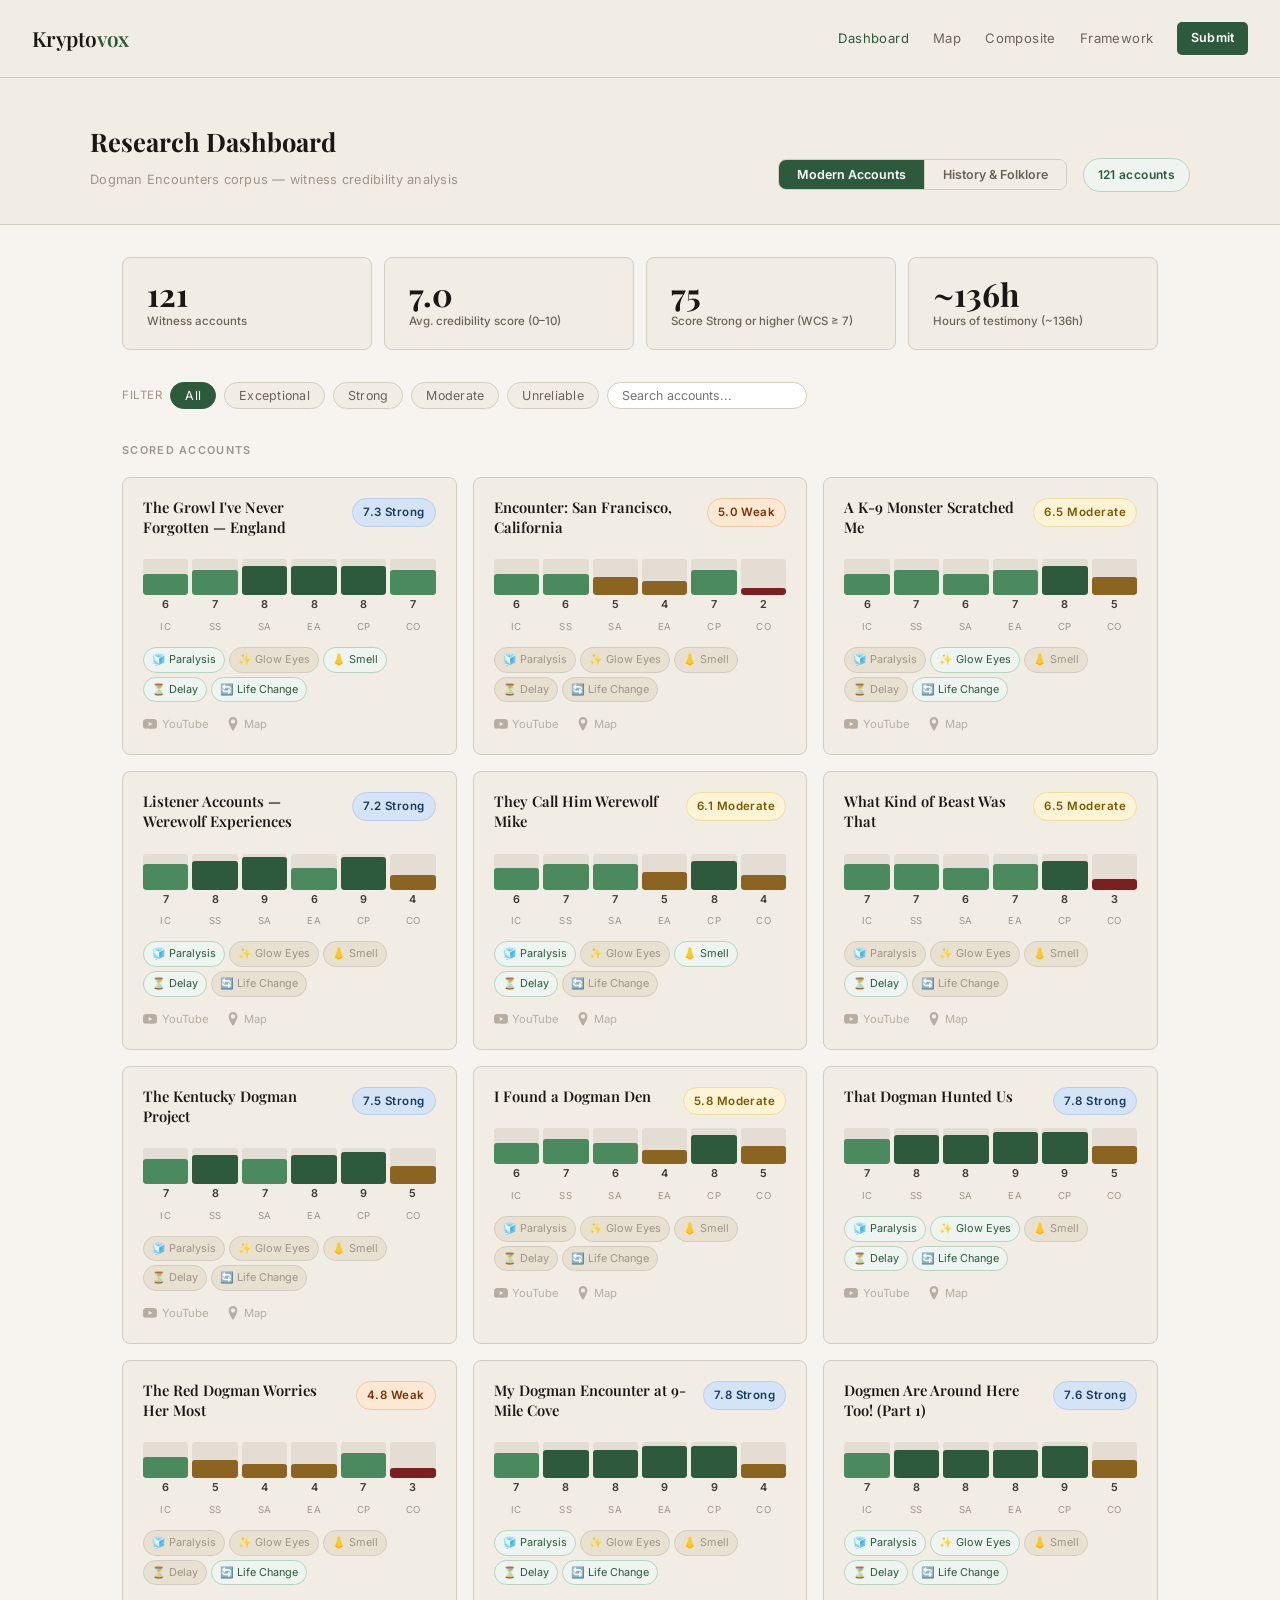
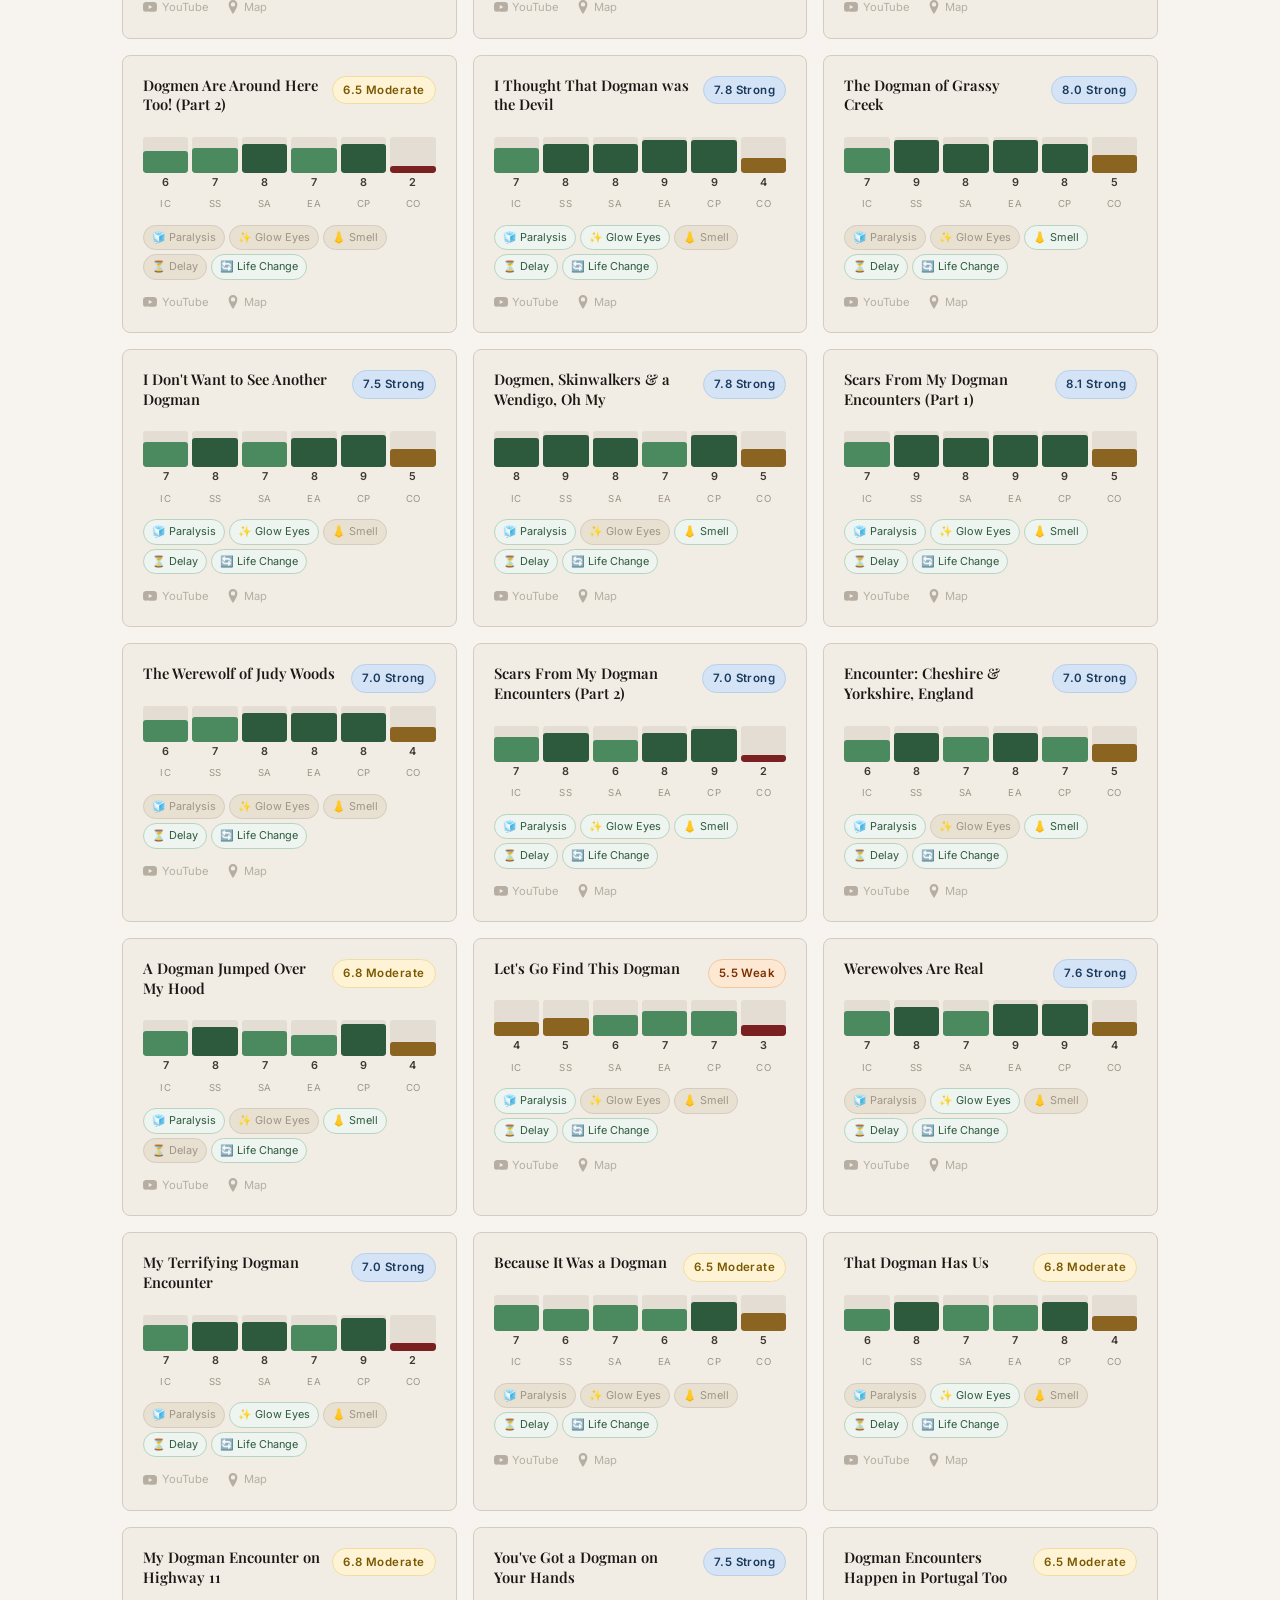
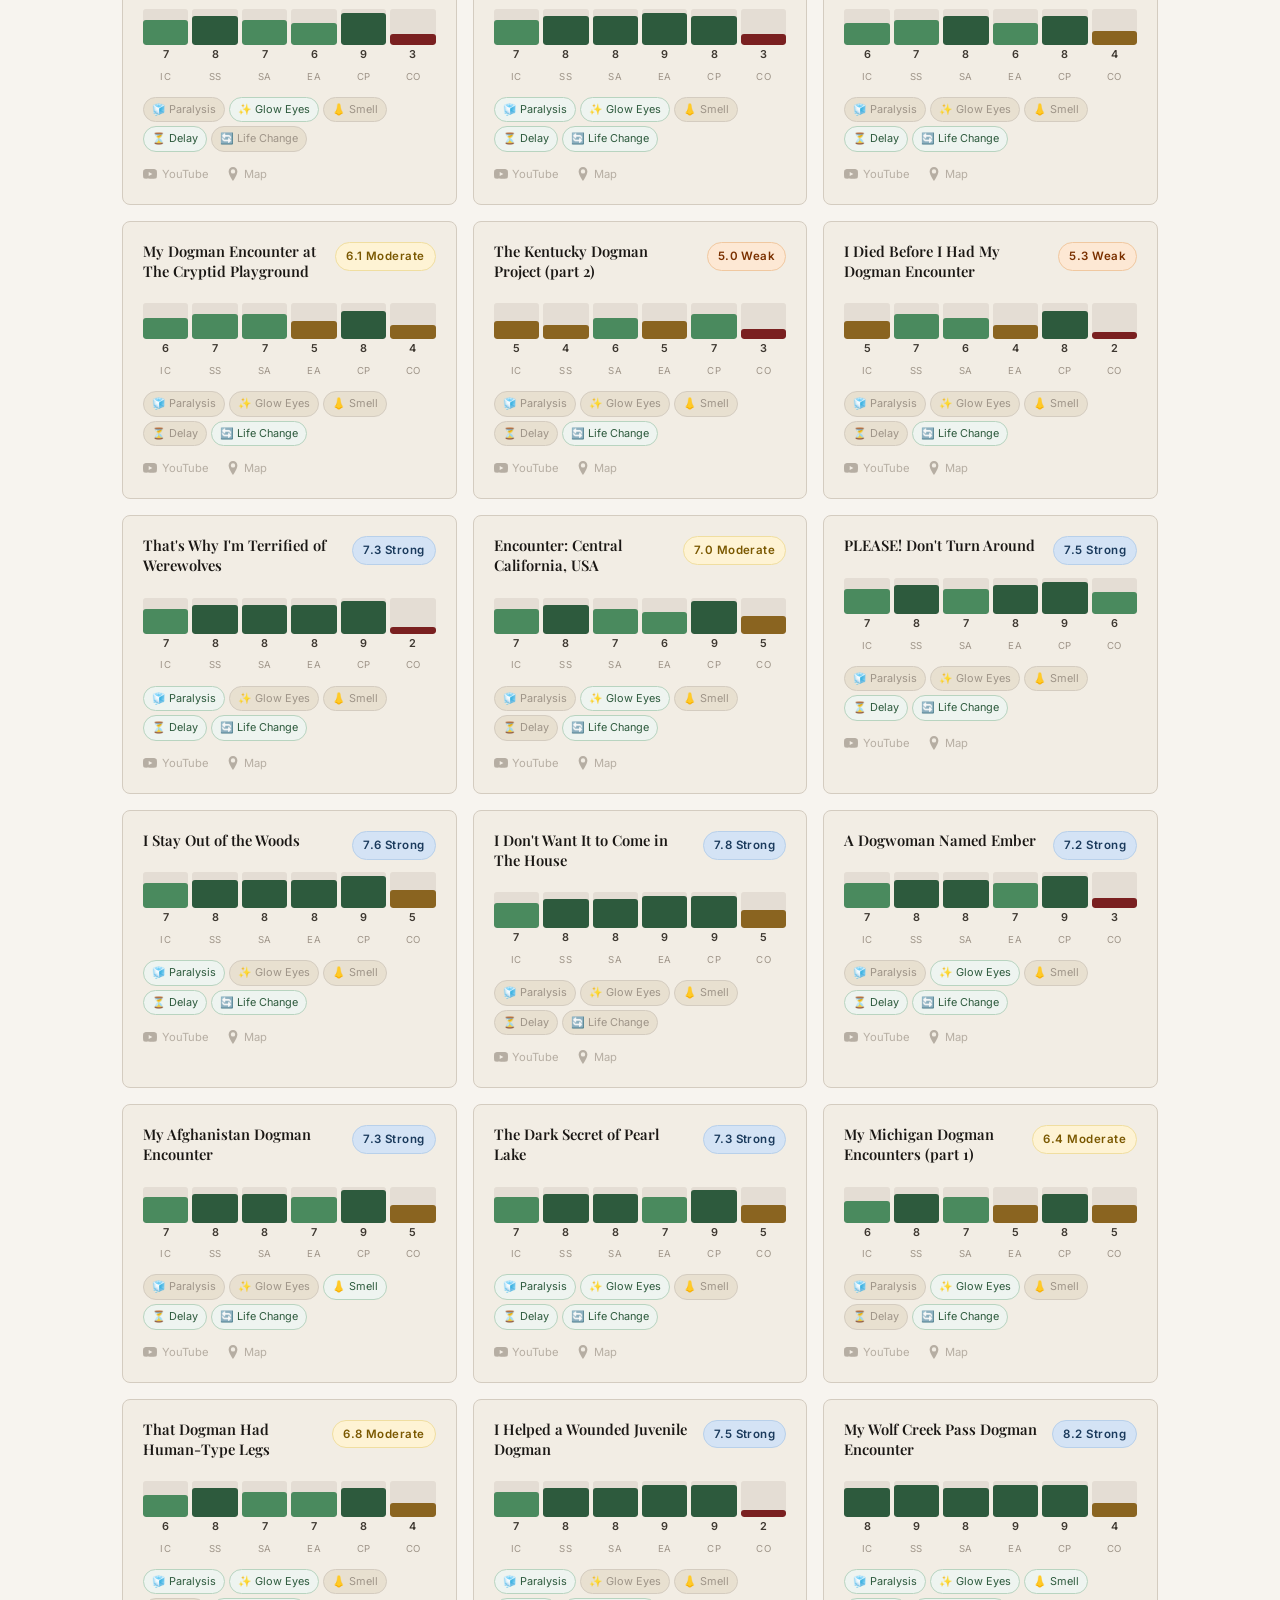
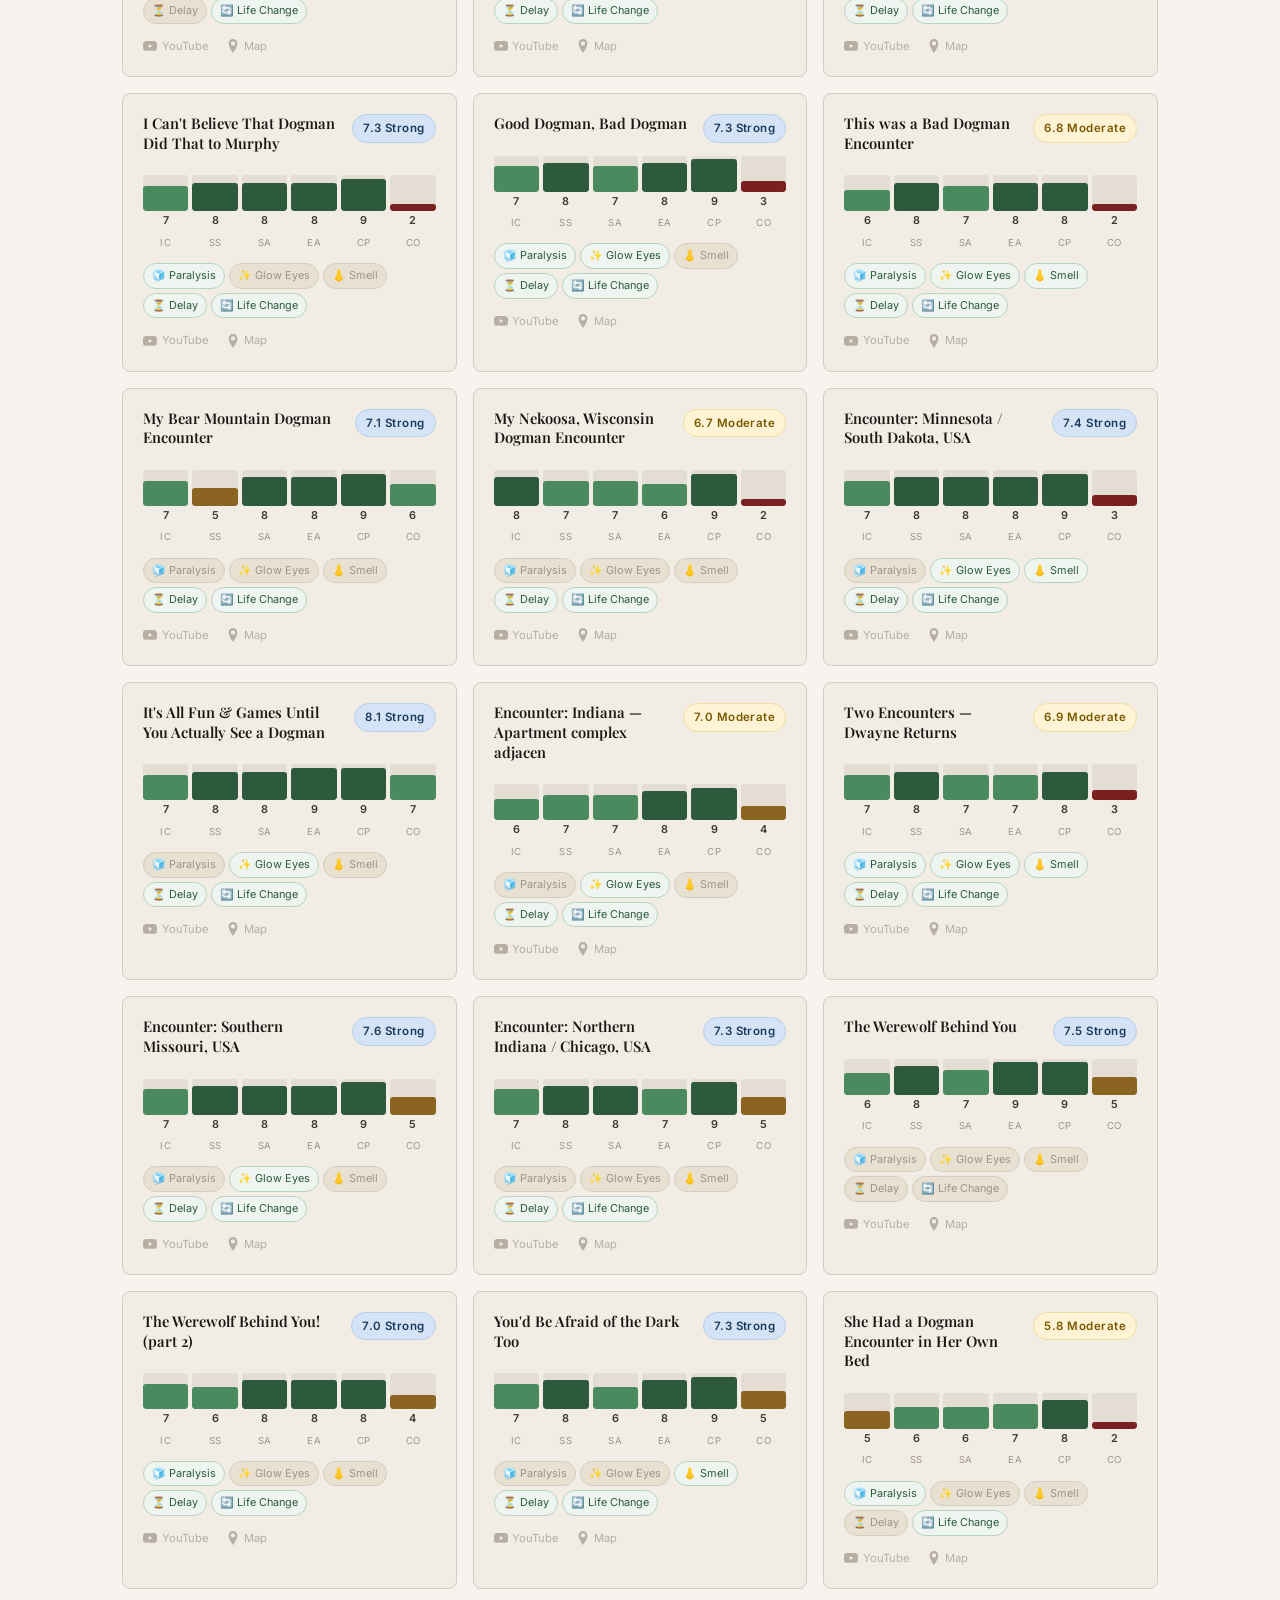
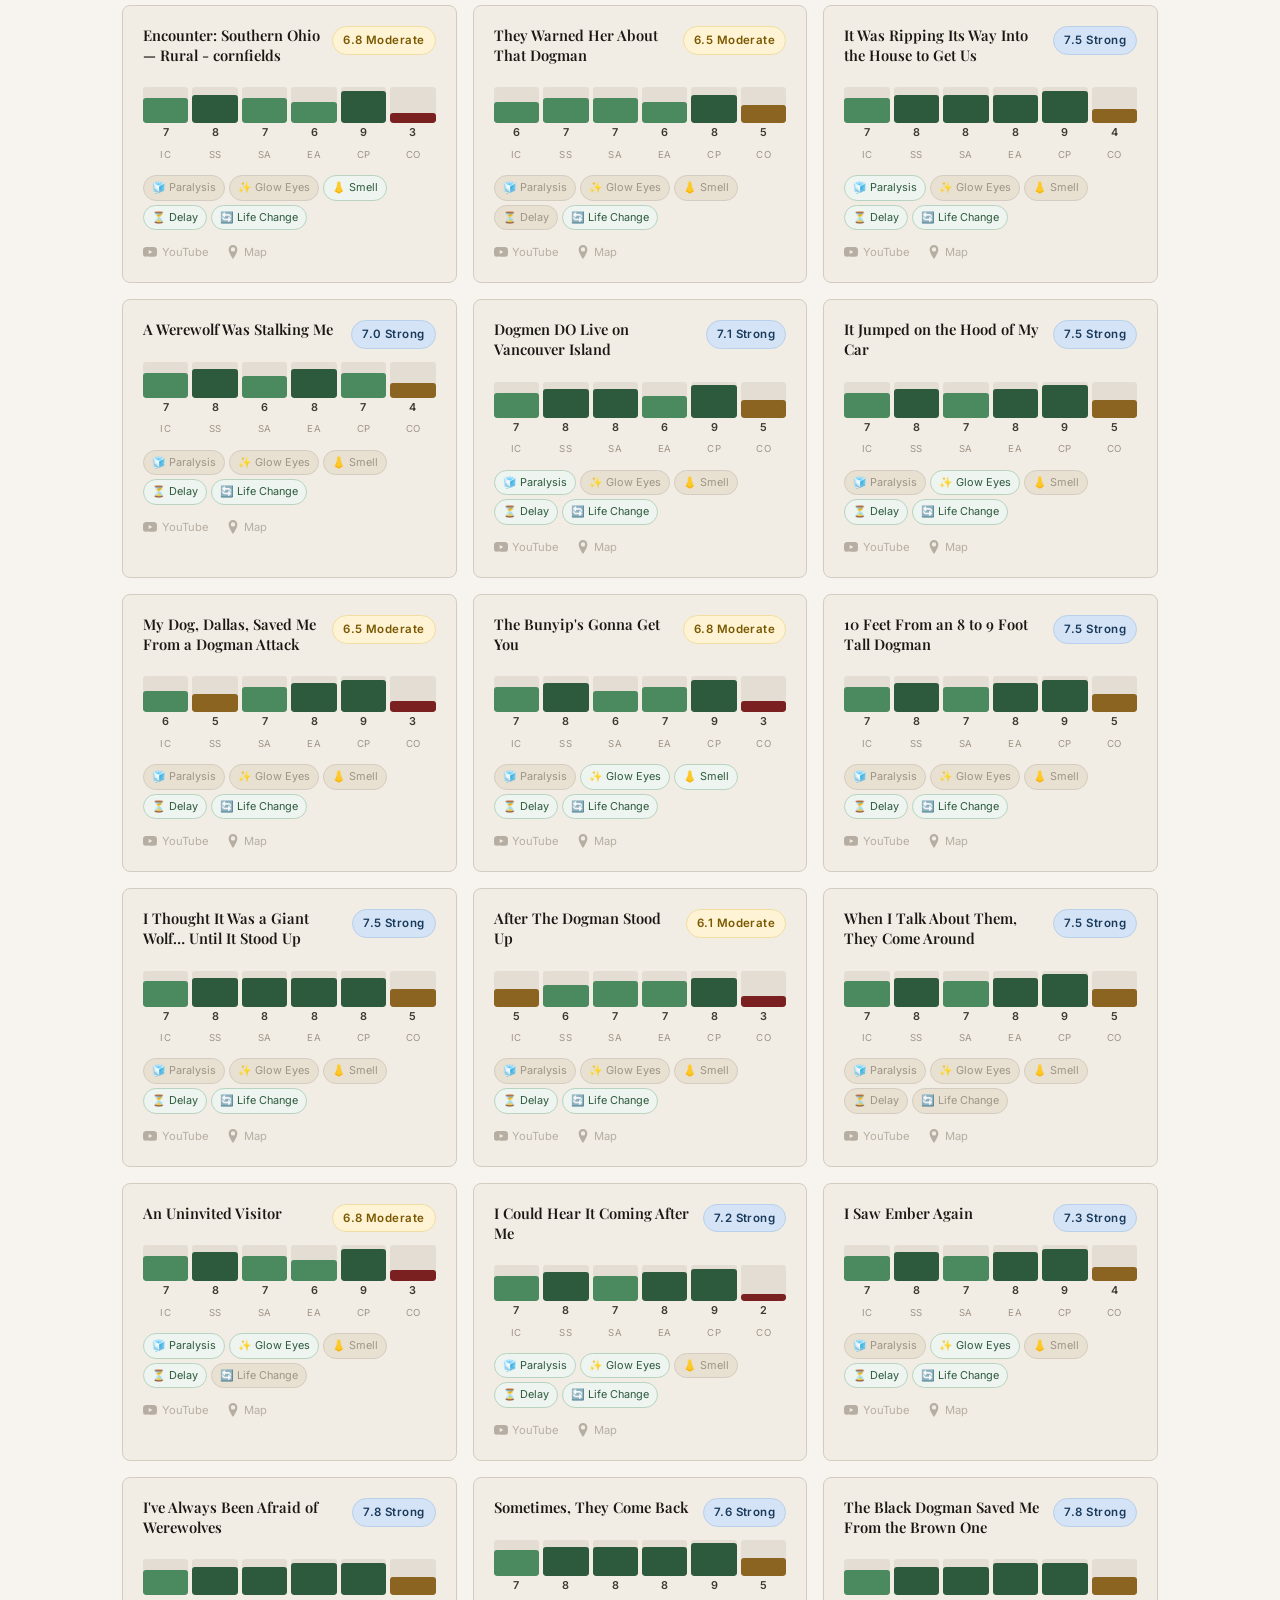
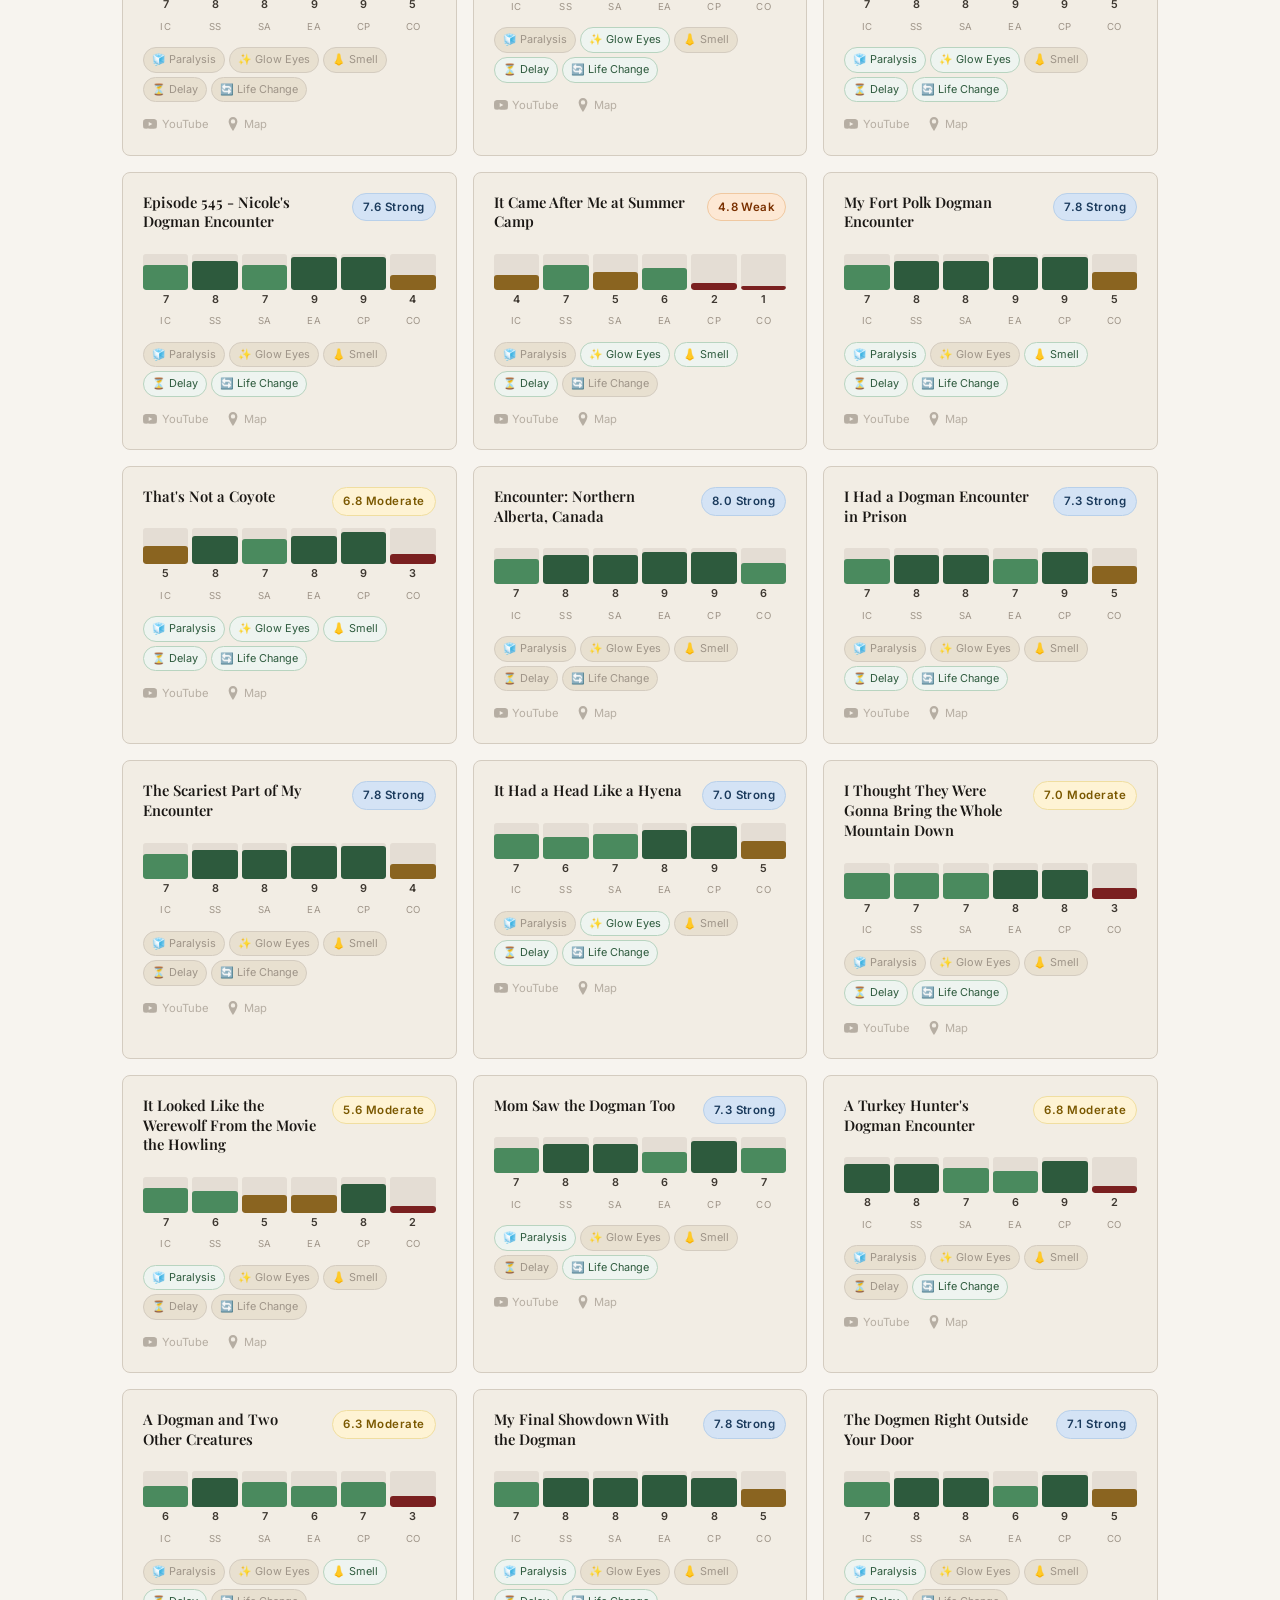
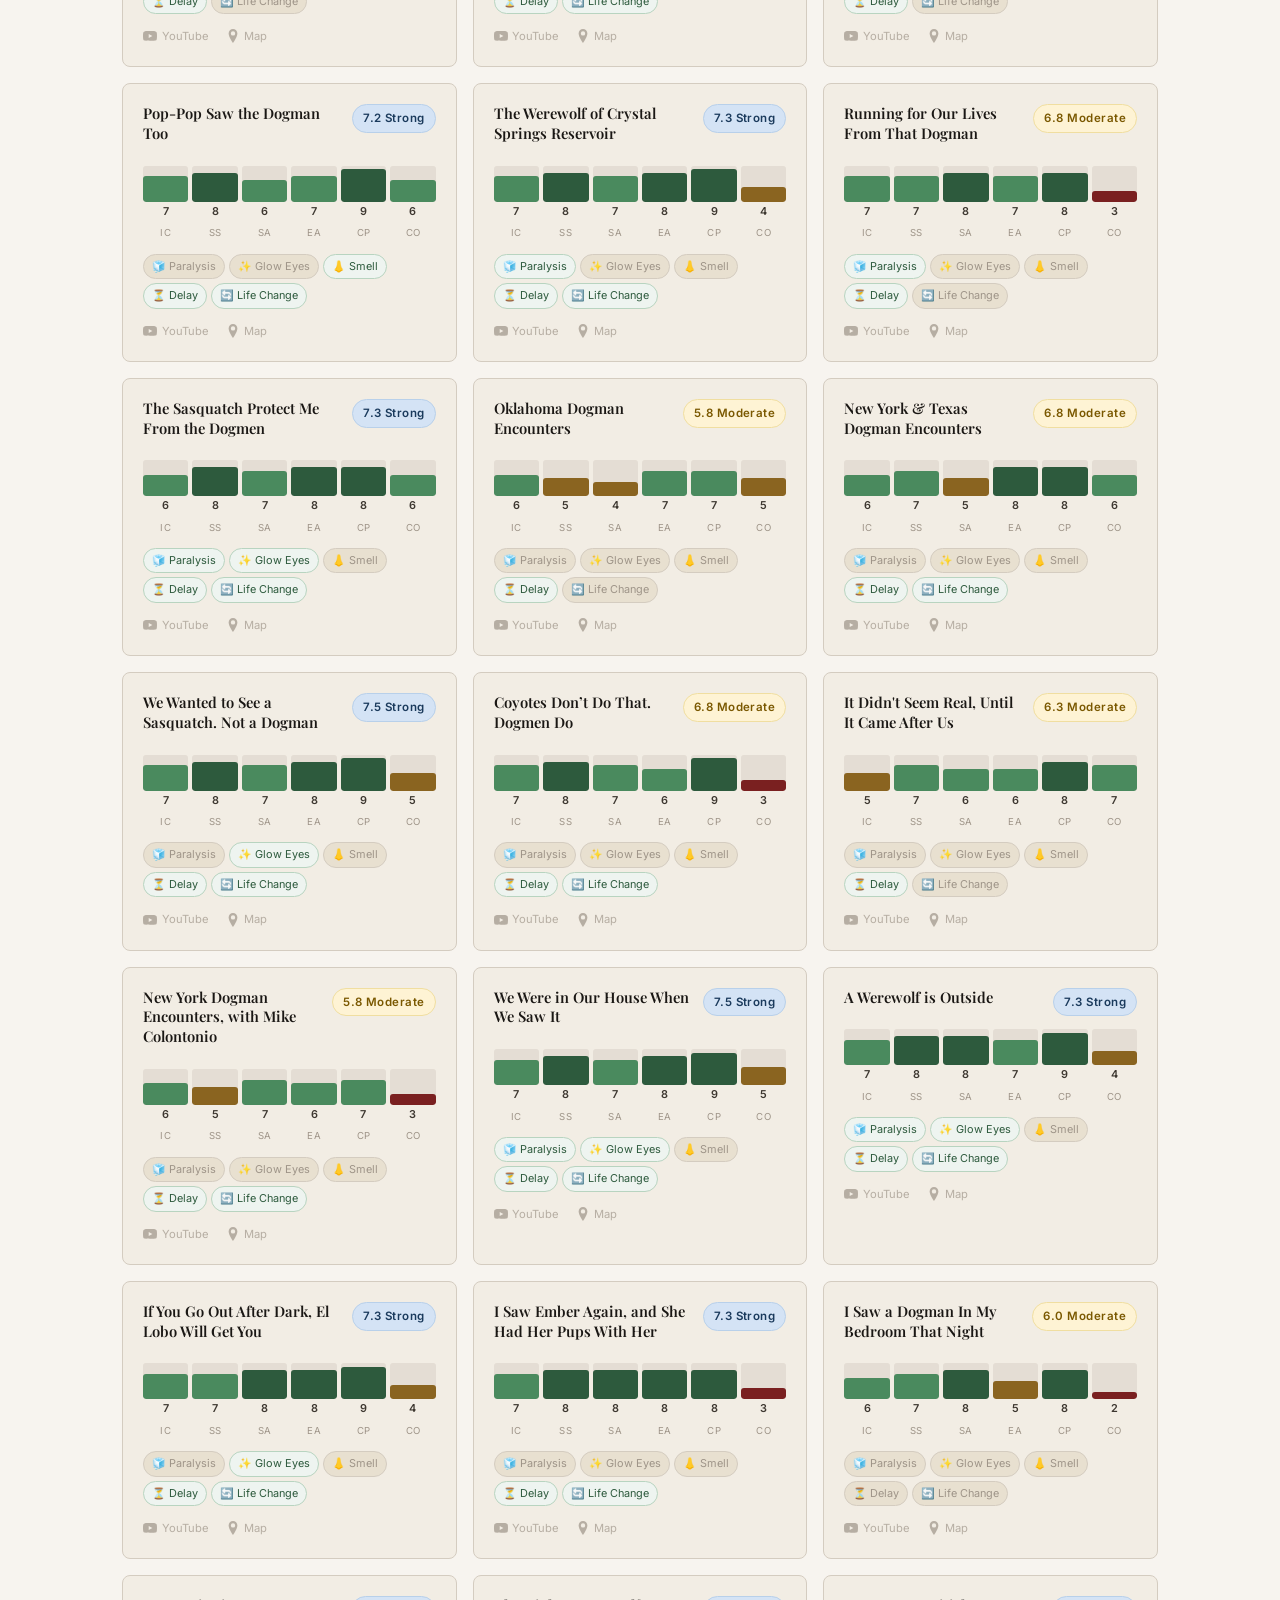
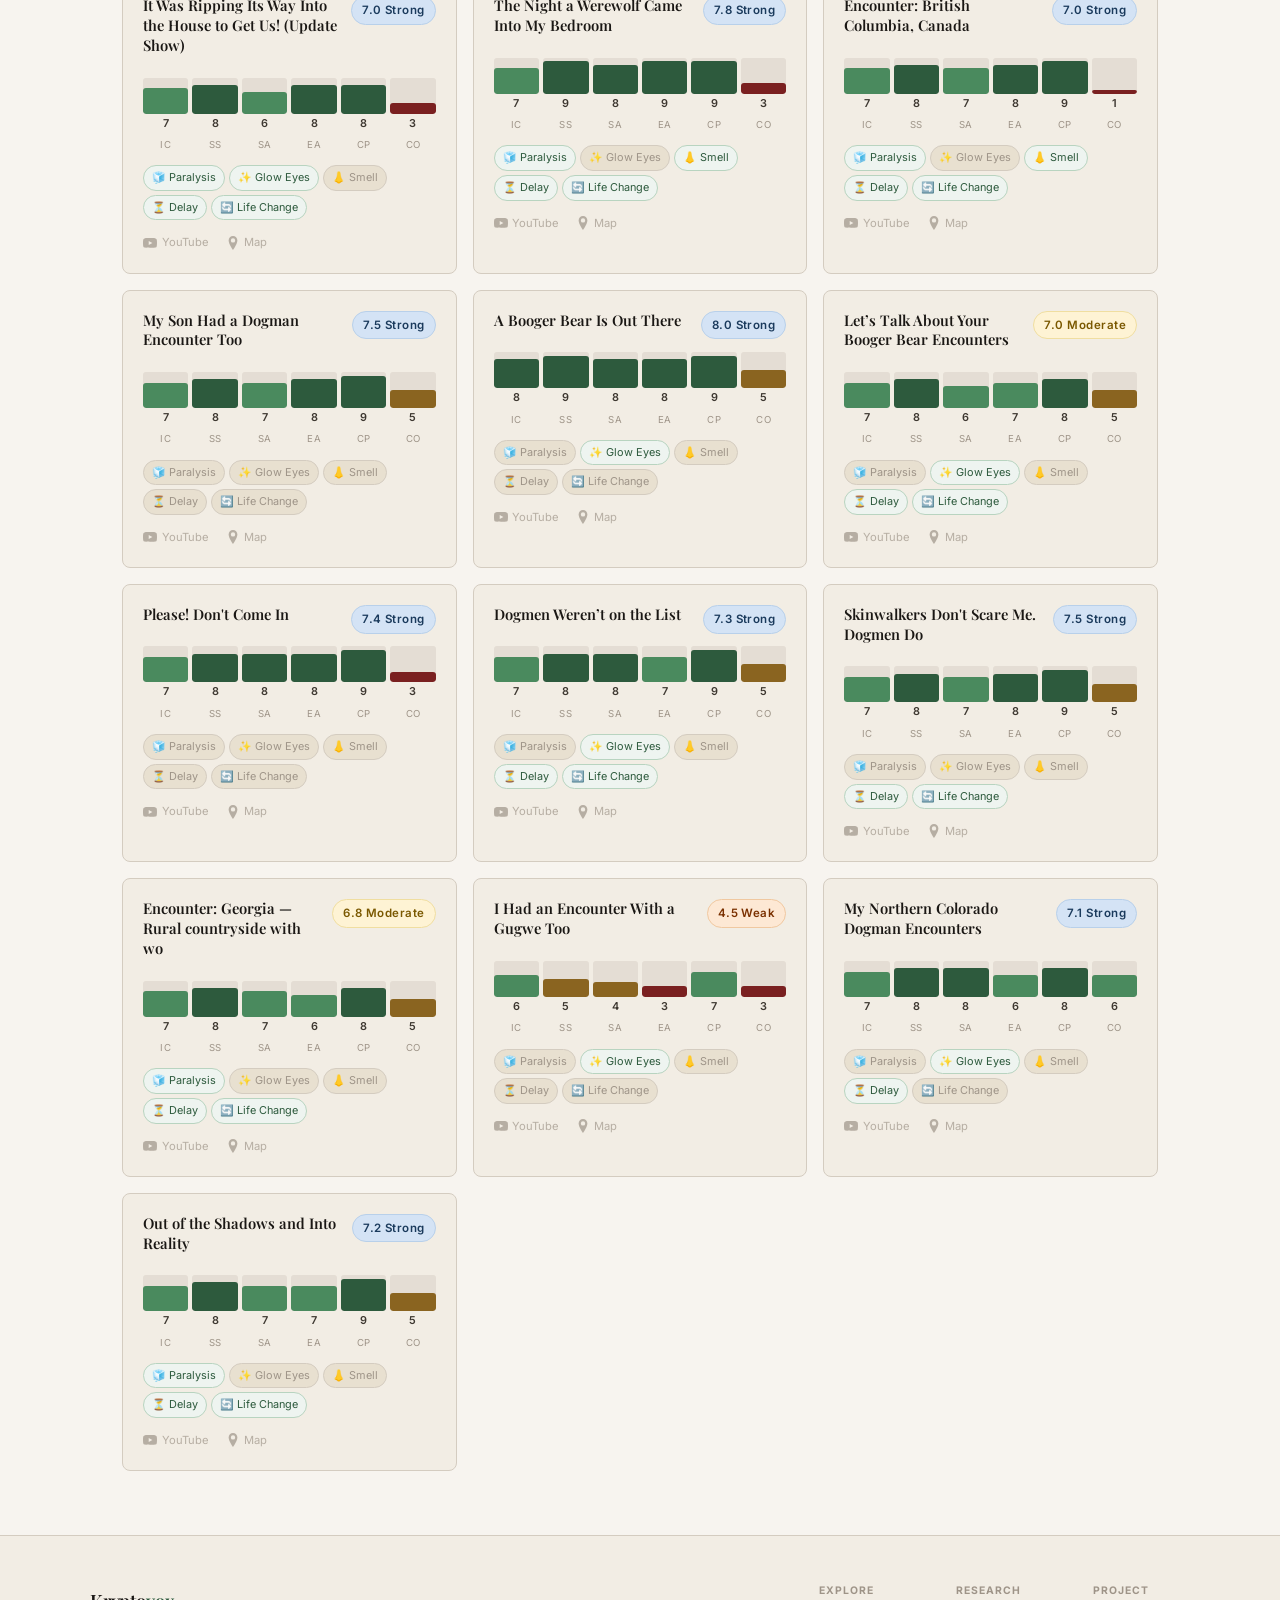
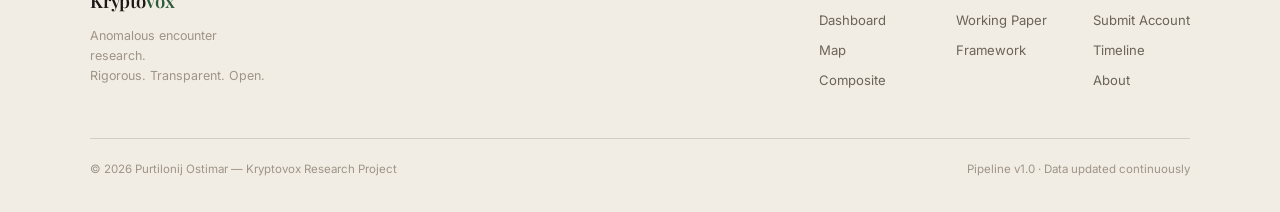
<file: docs/index.html>
<!DOCTYPE html>
<html lang="en">
<head>
<meta charset="UTF-8">
<meta name="viewport" content="width=device-width, initial-scale=1.0">
<title>Kryptovox — Research Dashboard</title>
<link rel="stylesheet" href="style.css">
<style>
  .dashboard-hero {
    background:    var(--paper-warm);
    border-bottom: 1px solid var(--rule);
    padding:       2.5rem 2rem 2rem;
  }
  .dashboard-hero-inner {
    max-width: var(--max-wide);
    margin:    0 auto;
    display:   flex;
    align-items: flex-end;
    justify-content: space-between;
    flex-wrap: wrap;
    gap:       1.5rem;
  }
  .hero-title {
    font-family:  var(--serif-display);
    font-size:    1.6rem;
    font-weight:  700;
    color:        var(--ink);
    margin-bottom: 0.25rem;
  }
  .hero-sub {
    font-family:  var(--sans);
    font-size:    0.8rem;
    color:        var(--ink-faint);
    letter-spacing: 0.02em;
  }
  .corpus-pill {
    font-family:  var(--sans);
    font-size:    0.75rem;
    font-weight:  600;
    background:   var(--accent-bg);
    color:        var(--accent);
    border:       1px solid #b8d4c0;
    padding:      5px 14px;
    border-radius: 999px;
    letter-spacing: 0.03em;
  }
  .stats-section {
    max-width:  var(--max-wide);
    margin:     2rem auto;
    padding:    0 2rem;
  }
  .stats-grid {
    display:               grid;
    grid-template-columns: repeat(4, 1fr);
    gap:                   0.75rem;
    margin-bottom:         2rem;
  }
  @media (max-width: 640px) {
    .stats-grid { grid-template-columns: repeat(2, 1fr); }
  }
  .accounts-section {
    max-width: var(--max-wide);
    margin:    0 auto;
    padding:   0 2rem 4rem;
  }
  .accounts-grid {
    display:               grid;
    grid-template-columns: repeat(auto-fill, minmax(320px, 1fr));
    gap:                   1rem;
  }
  .loading-msg {
    font-family: var(--sans);
    font-size:   0.85rem;
    color:       var(--ink-faint);
    text-align:  center;
    padding:     3rem;
  }

  /* Modal internals */
  .modal-title {
    font-family:   var(--serif-display);
    font-size:     1.2rem;
    font-weight:   600;
    color:         var(--ink);
    margin-bottom: 1rem;
    padding-right: 2rem;
    line-height:   1.3;
  }
  .modal-section-head {
    font-family:    var(--sans);
    font-size:      0.68rem;
    font-weight:    600;
    text-transform: uppercase;
    letter-spacing: 0.1em;
    color:          var(--ink-faint);
    margin:         1.5rem 0 0.75rem;
    padding-bottom: 0.4rem;
    border-bottom:  1px solid var(--rule-soft);
  }
  .dim-detail { margin-bottom: 1.25rem; }
  .dim-detail-header {
    display:         flex;
    justify-content: space-between;
    align-items:     baseline;
    margin-bottom:   0.3rem;
  }
  .dim-name {
    font-family: var(--serif-display);
    font-weight: 600;
    font-size:   0.92rem;
    color:       var(--ink);
  }
  .dim-score-val {
    font-family: var(--sans);
    font-weight: 700;
    font-size:   0.85rem;
  }
  .dim-rationale {
    font-size:   0.82rem;
    color:       var(--ink-soft);
    line-height: 1.6;
    margin-bottom: 0.5rem;
  }
  .patterns-list { list-style: none; }
  .patterns-list li {
    font-size:     0.82rem;
    color:         var(--ink-soft);
    padding:       0.3rem 0;
    border-bottom: 1px solid var(--rule-soft);
    line-height:   1.5;
  }
  .patterns-list li:last-child { border-bottom: none; }
  .patterns-list li::before { content: "→ "; color: var(--accent); font-weight: 600; }
  .scoring-notes {
    font-size:      0.82rem;
    color:          var(--ink-soft);
    line-height:    1.65;
    font-style:     italic;
    background:     var(--paper-deep);
    border-radius:  6px;
    padding:        0.875rem 1rem;
    margin-top:     0.5rem;
  }
  .flags-row { display: flex; flex-wrap: wrap; gap: 4px; margin: 0.75rem 0; }
  .yt-link {
  display: inline-flex;
  align-items: center;
  gap: 0.3rem;
  color: var(--ink-faint);
  text-decoration: none;
  font-size: 0.7rem;
  opacity: 0.7;
  transition: opacity 0.15s;
}
.yt-link:hover { opacity: 1; color: #c00; }
.card-meta {
    display:     flex;
    gap:         1rem;
    font-family: var(--sans);
    font-size:   0.7rem;
    color:       var(--ink-faint);
    margin-top:  0.5rem;
  }

  /* ── View toggle ─────────────────────────────────── */
  .view-toggle {
    display: flex;
    gap: 0;
    border: 1px solid var(--rule);
    border-radius: 8px;
    overflow: hidden;
    flex-shrink: 0;
  }
  .view-btn {
    font-family: var(--sans);
    font-size: 0.78rem;
    font-weight: 600;
    padding: 7px 18px;
    border: none;
    background: var(--paper-warm);
    color: var(--ink-soft);
    cursor: pointer;
    transition: all 0.15s;
    border-right: 1px solid var(--rule);
  }
  .view-btn:last-child { border-right: none; }
  .view-btn.active { background: var(--accent); color: #fff; }
  /* ── Historic view ───────────────────────────────── */
  #historic-section { display: none; }
  #historic-section.visible { display: block; }
  #modern-section.hidden { display: none; }
  .historic-controls {
    max-width: var(--max-wide);
    margin: 0 auto;
    padding: 1.5rem 2rem 0;
    display: flex;
    align-items: center;
    gap: 1rem;
    flex-wrap: wrap;
    border-bottom: 1px solid var(--rule);
    padding-bottom: 1.2rem;
  }
  .continent-pills { display: flex; gap: 6px; flex-wrap: wrap; }
  .continent-pill {
    font-family: var(--sans); font-size: 0.72rem; font-weight: 600;
    padding: 4px 13px; border-radius: 999px; cursor: pointer;
    border: 1px solid var(--rule); background: var(--paper-warm);
    color: var(--ink-soft); transition: all 0.15s;
  }
  .continent-pill.active { background: #9a6820; color: #fff; border-color: #9a6820; }
  .historic-search {
    font-family: var(--sans); font-size: 0.82rem;
    border: 1px solid var(--rule); border-radius: 6px;
    padding: 5px 12px; background: var(--paper); color: var(--ink);
    width: 220px; margin-left: auto;
  }
  .historic-grid-wrap {
    max-width: var(--max-wide);
    margin: 0 auto;
    padding: 1.5rem 2rem 4rem;
  }
  .historic-count-label {
    font-family: var(--sans); font-size: 0.72rem; font-weight: 600;
    letter-spacing: .08em; text-transform: uppercase;
    color: var(--ink-soft); margin-bottom: 1.2rem;
  }
  .historic-grid {
    display: grid;
    grid-template-columns: repeat(3, 1fr);
    gap: 1px;
    background: var(--rule);
    border: 1px solid var(--rule);
    border-radius: 8px;
    overflow: hidden;
  }
  @media (max-width: 900px) { .historic-grid { grid-template-columns: repeat(2,1fr); } }
  @media (max-width: 560px) { .historic-grid { grid-template-columns: 1fr; } }
  .hcard {
    background: var(--paper);
    padding: 1.4rem 1.5rem;
    text-decoration: none;
    color: inherit;
    display: flex;
    flex-direction: column;
    gap: 0.35rem;
    transition: background 0.12s;
  }
  .hcard:hover { background: #fdf8f0; }
  .hcard-meta { display: flex; align-items: center; gap: 8px; }
  .hcard-country {
    font-family: var(--sans); font-size: 0.68rem; font-weight: 700;
    letter-spacing: .07em; text-transform: uppercase; color: var(--ink-soft);
  }
  .hcard-continent {
    font-family: var(--sans); font-size: 0.65rem;
    background: #fdf3e0; border: 1px solid #e8c080; color: #8a5a0a;
    border-radius: 999px; padding: 1px 8px;
  }
  .hcard-name {
    font-family: var(--serif-display); font-size: 1rem; line-height: 1.3;
    color: var(--ink); margin-top: 0.15rem;
  }
  .hcard-tradition {
    font-family: var(--sans); font-size: 0.72rem; color: #9a6820; font-weight: 600;
  }
  .hcard-period { font-family: var(--sans); font-size: 0.73rem; color: var(--ink-faint); }
  .hcard-desc {
    font-family: var(--sans); font-size: 0.8rem; line-height: 1.55;
    color: var(--ink-soft); margin-top: 0.2rem;
    display: -webkit-box; -webkit-line-clamp: 3;
    -webkit-box-orient: vertical; overflow: hidden;
  }
  .hcard-link { font-family: var(--sans); font-size: 0.72rem; color: #8a5a0a; margin-top: auto; padding-top: 0.6rem; }

/* ── Dashboard mobile ─────────────────────────────────────────── */
@media (max-width: 768px) {
  .dashboard-hero-inner { flex-direction: column; align-items: flex-start; gap: 1rem; }
  .dashboard-hero { padding: 2rem 1.25rem 1.5rem; }
  .view-toggle { width: 100%; }
  .view-btn { flex: 1; text-align: center; }
  .stats-section { padding: 0 1.25rem; }
  .filter-bar { flex-wrap: wrap; gap: 0.4rem; }
  .filter-input { width: 100% !important; margin-top: 0.25rem; }
  .accounts-grid { grid-template-columns: 1fr; padding: 0 1.25rem; gap: 0.75rem; }
  .account-card { padding: 1rem; }
  .dim-bars { gap: 4px; }
  .historic-controls { padding: 1rem 1.25rem; flex-direction: column; align-items: stretch; }
  .historic-search { width: 100% !important; }
  .historic-grid-wrap { padding: 1rem 1.25rem 3rem; }
  .historic-grid { grid-template-columns: 1fr; }
  .hcard { padding: 1.1rem 1.1rem; }
}
@media (max-width: 480px) {
  .stats-grid { grid-template-columns: repeat(2,1fr); }
  .stat-card { padding: 1rem; }
}
</style>
</head>
<body>

<header class="site-header">
  <a href="landing.html" class="wordmark">Krypto<span>vox</span></a>
  <nav class="site-nav">
    <a href="index.html" class="active">Dashboard</a>
    <a href="map.html">Map</a>
    <a href="composite.html">Composite</a>
    <a href="framework.html">Framework</a>
    <a href="submit.html" class="nav-submit">Submit</a>
  </nav>
  <button class="nav-hamburger" id="nav-hamburger" aria-label="Menu" aria-expanded="false">
    <span></span><span></span><span></span>
  </button>
</header>
<div class="nav-backdrop" id="nav-backdrop"></div>
<script>
(function(){
  var btn = document.getElementById('nav-hamburger');
  var nav = document.querySelector('.site-nav');
  var bck = document.getElementById('nav-backdrop');
  if (!btn || !nav) return;
  function open()  { btn.classList.add('open'); nav.classList.add('open'); bck.classList.add('open'); btn.setAttribute('aria-expanded','true');  document.body.style.overflow='hidden'; }
  function close() { btn.classList.remove('open'); nav.classList.remove('open'); bck.classList.remove('open'); btn.setAttribute('aria-expanded','false'); document.body.style.overflow=''; }
  btn.addEventListener('click', function(){ btn.classList.contains('open') ? close() : open(); });
  bck.addEventListener('click', close);
  document.addEventListener('keydown', function(e){ if(e.key==='Escape') close(); });
})();
</script>

<div class="dashboard-hero">
  <div class="dashboard-hero-inner">
    <div>
      <div class="hero-title">Research Dashboard</div>
      <div class="hero-sub">Dogman Encounters corpus — witness credibility analysis</div>
    </div>
    <div style="display:flex;align-items:center;gap:1rem;flex-wrap:wrap">
      <div class="view-toggle">
        <button class="view-btn active" id="btn-modern" onclick="setView('modern')">Modern Accounts</button>
        <button class="view-btn" id="btn-historic" onclick="setView('historic')">History &amp; Folklore</button>
      </div>
      <div class="corpus-pill" id="corpus-pill">Loading...</div>
    </div>
  </div>
</div>

<div id="modern-section">
<div class="stats-section">
  <div class="stats-grid">
    <div class="stat-card">
      <div class="stat-value" id="s-total">—</div>
      <div class="stat-label">Witness accounts</div>
    </div>
    <div class="stat-card">
      <div class="stat-value" id="s-wcs">—</div>
      <div class="stat-label">Avg. credibility score (0–10)</div>
    </div>
    <div class="stat-card">
      <div class="stat-value" id="s-strong">—</div>
      <div class="stat-label">Score Strong or higher (WCS ≥ 7)</div>
    </div>
    <div class="stat-card">
      <div class="stat-value" id="s-hours">—</div>
      <div class="stat-label">Hours of testimony (~136h)</div>
    </div>
  </div>

  <div class="filter-bar">
    <span class="text-sans text-xs text-muted" style="letter-spacing:0.05em;text-transform:uppercase;">Filter</span>
    <button class="filter-btn active" onclick="setFilter('all',this)">All</button>
    <button class="filter-btn" onclick="setFilter('Exceptional',this)">Exceptional</button>
    <button class="filter-btn" onclick="setFilter('Strong',this)">Strong</button>
    <button class="filter-btn" onclick="setFilter('Moderate',this)">Moderate</button>
    <button class="filter-btn" onclick="setFilter('Unreliable',this)">Unreliable</button>
    <input class="filter-input" id="search-input" placeholder="Search accounts..." oninput="renderCards()">
  </div>
</div>

<div class="accounts-section">
  <div class="section-label mb-2">Scored accounts</div>
  <div class="accounts-grid" id="accounts-grid">
    <div class="loading-msg">Loading accounts...</div>
  </div>
</div>
</div><!-- /modern-section -->

<div id="historic-section">
  <div class="historic-controls">
    <div class="continent-pills" id="continent-pills">
      <button class="continent-pill active" onclick="setContinent('all',this)">All</button>
      <button class="continent-pill" onclick="setContinent('Americas',this)">Americas</button>
      <button class="continent-pill" onclick="setContinent('Europe',this)">Europe</button>
      <button class="continent-pill" onclick="setContinent('Asia',this)">Asia</button>
      <button class="continent-pill" onclick="setContinent('Africa',this)">Africa</button>
      <button class="continent-pill" onclick="setContinent('Oceania',this)">Oceania</button>
    </div>
    <input class="historic-search" id="historic-search" placeholder="Search…" oninput="renderHistoric()">
  </div>
  <div class="historic-grid-wrap">
    <div class="historic-count-label" id="historic-count-label"></div>
    <div class="historic-grid" id="historic-grid"><div class="loading-msg" style="grid-column:1/-1;padding:3rem">Loading…</div></div>
  </div>
</div><!-- /historic-section -->

<!-- Modal -->
<div class="modal-overlay" id="modal-overlay" onclick="closeModal(event)">
  <div class="modal-box" id="modal-box">
    <button class="modal-close" onclick="closeModal()">✕</button>
    <div id="modal-body"></div>
  </div>
</div>

<script>
const DIM_FULL = {
  IC: 'Internal Consistency',
  SS: 'Sensory Specificity',
  SA: 'Spontaneous Elaboration',
  EA: 'Emotional Authenticity',
  CP: 'Contextual Plausibility',
  CO: 'Corroboration',
};
const DIMS = ['IC','SS','SA','EA','CP','CO'];

let allAccounts = [];
let activeFilter = 'all';

function barColor(score) {
  if (score >= 8) return '#2d5a3d';
  if (score >= 6) return '#4a8a5e';
  if (score >= 4) return '#8a6420';
  return '#7a2020';
}

async function loadAll() {
  try {
    const resp = await fetch('dashboard.json?t=' + Date.now());
    const data = await resp.json();
    allAccounts = data.accounts || [];
    updateStats();
    renderCards();
    document.getElementById('corpus-pill').textContent = `${allAccounts.length} accounts`;
  } catch(e) {
    document.getElementById('accounts-grid').innerHTML =
      `<div class="loading-msg" style="color:var(--flag)">Could not load dashboard.json: ${e.message}</div>`;
  }
}

function updateStats() {
  const n = allAccounts.length;
  if (!n) return;
  const avgWCS     = allAccounts.reduce((s,a) => s + (a.WCS_raw||0), 0) / n;
  const strong     = allAccounts.filter(a => (a.WCS_raw||0) >= 7).length;
  const minimise   = allAccounts.filter(a => a.minimisation_phrases && a.minimisation_phrases.length > 0).length;
  const eyes       = allAccounts.filter(a => a.self_illuminated_eyes).length;
  const estHours   = 136; // real figure: 488,379s across 121 accounts

  document.getElementById('s-total').textContent    = n;
  document.getElementById('s-wcs').textContent      = avgWCS.toFixed(1);
  document.getElementById('s-strong').textContent   = strong;
  document.getElementById('s-hours').textContent = '~' + estHours + 'h';
}

function setFilter(f, btn) {
  activeFilter = f;
  document.querySelectorAll('.filter-btn').forEach(b => b.classList.remove('active'));
  btn.classList.add('active');
  renderCards();
}

function cleanTitle(audioFile) {
  return (audioFile || '')
    .replace(/^\d{8}_[\w-]+_/, '')
    .replace(/_wcs$/, '')
    .replace(/_/g, ' ')
    .replace(/\.[^.]+$/, '');
}

function renderCards() {
  const search = document.getElementById('search-input').value.toLowerCase();
  let accounts = allAccounts;
  if (activeFilter !== 'all') accounts = accounts.filter(a => a.WCS_band === activeFilter);
  if (search) accounts = accounts.filter(a => cleanTitle(a.audio_file).toLowerCase().includes(search));

  const grid = document.getElementById('accounts-grid');
  if (!accounts.length) {
    grid.innerHTML = '<div class="loading-msg">No accounts match filter.</div>';
    return;
  }

  grid.innerHTML = accounts.map(a => {
    const title = a.display_title || cleanTitle(a.audio_file);
    const bars = DIMS.map(d => {
      const score = a[d]?.score ?? 0;
      return `<div class="dim-bar">
        <div class="bar-wrap"><div class="bar-fill" style="height:${score*10}%;background:${barColor(score)}"></div></div>
        <div class="dim-val">${score}</div>
        <div class="dim-label">${d}</div>
      </div>`;
    }).join('');

    const flagDefs = [
      ['paralysis_or_freeze','🧊 Paralysis'],
      ['self_illuminated_eyes','✨ Glow Eyes'],
      ['specific_smell_reported','👃 Smell'],
      ['disclosure_delay_indicated','⏳ Delay'],
      ['post_encounter_life_change','🔄 Life Change'],
    ];
    const flags = flagDefs.map(([k,label]) =>
      `<span class="flag-chip ${a[k]?'active':''}">${label}</span>`
    ).join('');

    const idx = allAccounts.indexOf(a);
    return `<div class="account-card" data-vid="${a.video_id || ''}" data-idx="${idx}" style="cursor:pointer">
      <div style="display:flex;justify-content:space-between;align-items:flex-start;margin-bottom:0.5rem">
        <div class="card-title">${title}</div>
        <span class="wcs-badge band-${a.WCS_band}" style="margin-left:0.75rem;flex-shrink:0">${(a.WCS_raw||0).toFixed(1)} ${a.WCS_band}</span>
      </div>
      <div class="dim-bars">${bars}</div>
      <div class="flags-row">${flags}</div>
      <div class="card-meta">
        ${a.video_id ? `<a href="https://youtu.be/${a.video_id}" target="_blank" rel="noopener" onclick="event.stopPropagation()" class="yt-link" title="Watch on YouTube"><svg width="14" height="14" viewBox="0 0 24 24" fill="currentColor"><path d="M23.5 6.2a3 3 0 0 0-2.1-2.1C19.5 3.6 12 3.6 12 3.6s-7.5 0-9.4.5A3 3 0 0 0 .5 6.2C0 8.1 0 12 0 12s0 3.9.5 5.8a3 3 0 0 0 2.1 2.1c1.9.5 9.4.5 9.4.5s7.5 0 9.4-.5a3 3 0 0 0 2.1-2.1C24 15.9 24 12 24 12s0-3.9-.5-5.8zM9.8 15.6V8.4l6.3 3.6-6.3 3.6z"/></svg> YouTube</a>` : ''}
        <a href="map.html" onclick="event.stopPropagation()" class="yt-link" title="View on map" style="margin-left:2px"><svg width="12" height="14" viewBox="0 0 12 16" fill="currentColor"><path d="M6 0C3.24 0 1 2.24 1 5c0 3.75 5 11 5 11s5-7.25 5-11c0-2.76-2.24-5-5-5zm0 7.5a2.5 2.5 0 1 1 0-5 2.5 2.5 0 0 1 0 5z"/></svg> Map</a>
      </div>
    </div>`;
  }).join('');

  // click delegation — route to subpage or modal
  grid.querySelectorAll('.account-card').forEach(card => {
    card.addEventListener('click', () => {
      const vid = card.dataset.vid;
      const idx = parseInt(card.dataset.idx);
      if (vid) window.location = 'account.html?id=' + vid;
      else openModal(idx);
    });
  });
}

function openModal(idx) {
  const a = allAccounts[idx];
  const title = a.display_title || cleanTitle(a.audio_file);

  const dimHTML = DIMS.map(d => {
    const info = a[d] || {};
    const quotes = (info.evidence_quotes || [])
      .map(q => `<div class="evidence-quote">"${q}"</div>`).join('');
    return `<div class="dim-detail">
      <div class="dim-detail-header">
        <span class="dim-name">${DIM_FULL[d]}</span>
        <span class="dim-score-val" style="color:${barColor(info.score||0)}">${info.score ?? '—'} / 10</span>
      </div>
      <div class="dim-rationale">${info.rationale || ''}</div>
      ${quotes}
    </div>`;
  }).join('');

  const patterns = (a.notable_patterns||[]).map(p=>`<li>${p}</li>`).join('');
  const minimisation = (a.minimisation_phrases||[]).map(p=>`<div class="evidence-quote">"${p}"</div>`).join('');

  document.getElementById('modal-body').innerHTML = `
    <div class="modal-title">${title}</div>
    <div style="display:flex;gap:0.5rem;flex-wrap:wrap;margin-bottom:1rem">
      <span class="wcs-badge band-${a.WCS_band}" style="font-size:0.8rem;padding:4px 14px">WCS ${(a.WCS_raw||0).toFixed(1)} — ${a.WCS_band}</span>
    </div>
    <div class="modal-section-head">Dimension Scores</div>
    ${dimHTML}
    ${patterns ? `<div class="modal-section-head">Notable Patterns</div><ul class="patterns-list">${patterns}</ul>` : ''}
    ${minimisation ? `<div class="modal-section-head">Minimisation Phrases</div>${minimisation}` : ''}
    ${a.scoring_notes ? `<div class="modal-section-head">Scoring Notes</div><div class="scoring-notes">${a.scoring_notes}</div>` : ''}
  `;
  document.getElementById('modal-overlay').classList.add('open');
}

function closeModal(e) {
  if (!e || e.target === document.getElementById('modal-overlay')) {
    document.getElementById('modal-overlay').classList.remove('open');
  }
}

loadAll();

// ── View toggle ────────────────────────────────────────────────────
let currentView = 'modern';
let allHistoric = [];

function setView(view) {
  currentView = view;
  const modernEl  = document.getElementById('modern-section');
  const historicEl = document.getElementById('historic-section');
  document.getElementById('btn-modern').classList.toggle('active', view === 'modern');
  document.getElementById('btn-historic').classList.toggle('active', view === 'historic');
  const pill = document.getElementById('corpus-pill');
  if (view === 'modern') {
    modernEl.classList.remove('hidden');
    historicEl.classList.remove('visible');
    if (pill) pill.textContent = allAccounts.length + ' accounts';
  } else {
    modernEl.classList.add('hidden');
    historicEl.classList.add('visible');
    if (!allHistoric.length) loadHistoric();
    else { renderHistoric(); if (pill) pill.textContent = allHistoric.length + ' traditions'; }
  }
  // Update URL param without reload
  const url = new URL(location.href);
  url.searchParams.set('view', view);
  history.replaceState(null, '', url);
}

async function loadHistoric() {
  try {
    const resp = await fetch('historic.json?t=' + Date.now());
    allHistoric = await resp.json();
    renderHistoric();
    const pill = document.getElementById('corpus-pill');
    if (pill && currentView === 'historic') pill.textContent = allHistoric.length + ' traditions';
  } catch(e) {
    document.getElementById('historic-grid').innerHTML =
      '<div class="loading-msg" style="grid-column:1/-1;padding:3rem">Could not load historic.json</div>';
  }
}

let activeContinent = 'all';

function setContinent(c, btn) {
  activeContinent = c;
  document.querySelectorAll('.continent-pill').forEach(b => b.classList.remove('active'));
  btn.classList.add('active');
  renderHistoric();
}

function renderHistoric() {
  const search = (document.getElementById('historic-search')?.value || '').toLowerCase();
  let entries = allHistoric;
  if (activeContinent !== 'all') entries = entries.filter(e => e.continent === activeContinent);
  if (search) entries = entries.filter(e =>
    (e.name||'').toLowerCase().includes(search) ||
    (e.country||'').toLowerCase().includes(search) ||
    (e.desc||'').toLowerCase().includes(search)
  );
  entries = [...entries].sort((a,b) => (a.country||'').localeCompare(b.country||''));

  const grid = document.getElementById('historic-grid');
  const label = document.getElementById('historic-count-label');
  if (label) label.textContent = entries.length + ' tradition' + (entries.length !== 1 ? 's' : '');

  if (!entries.length) {
    grid.innerHTML = '<div class="loading-msg" style="grid-column:1/-1;padding:3rem">No entries match.</div>';
    return;
  }

  grid.innerHTML = entries.map(e => {
    const desc = (e.desc || '').replace(/<[^>]+>/g, '').slice(0, 220);
    return `<a href="historic.html?id=${e.slug}" class="hcard">
      <div class="hcard-meta">
        <span class="hcard-country">${e.country || ''}</span>
        <span class="hcard-continent">${e.continent || ''}</span>
      </div>
      <div class="hcard-name">${e.name}</div>
      ${e.period ? `<div class="hcard-period">${e.period}</div>` : ''}
      <div class="hcard-desc">${desc}${(e.desc||'').length > 220 ? '…' : ''}</div>
      <span class="hcard-link">Read full entry →</span>
    </a>`;
  }).join('');
}

// Check URL param on load
const initView = new URLSearchParams(location.search).get('view');
if (initView === 'historic') {
  // Defer until after loadAll sets up the DOM
  document.addEventListener('DOMContentLoaded', () => setView('historic'));
}

</script>

<footer class="site-footer">
  <div class="site-footer-inner">
    <div class="footer-brand">
      <a href="landing.html" class="wordmark">Krypto<span>vox</span></a>
      <p>Anomalous encounter research.<br>Rigorous. Transparent. Open.</p>
    </div>
    <div class="footer-cols">
      <div class="footer-col">
        <h4>Explore</h4>
        <a href="index.html">Dashboard</a>
        <a href="map.html">Map</a>
        <a href="composite.html">Composite</a>
      </div>
      <div class="footer-col">
        <h4>Research</h4>
        <a href="paper.html">Working Paper</a>
        <a href="framework.html">Framework</a>
      </div>
      <div class="footer-col">
        <h4>Project</h4>
        <a href="submit.html">Submit Account</a>
        <a href="roadmap.html">Timeline</a>
        <a href="about.html">About</a>
      </div>
    </div>
  </div>
  <div class="footer-bottom">
    <span>© 2026 Purtilonij Ostimar — Kryptovox Research Project</span>
    <span>Pipeline v1.0 · Data updated continuously</span>
  </div>
</footer>
</body>
</html>
</file>
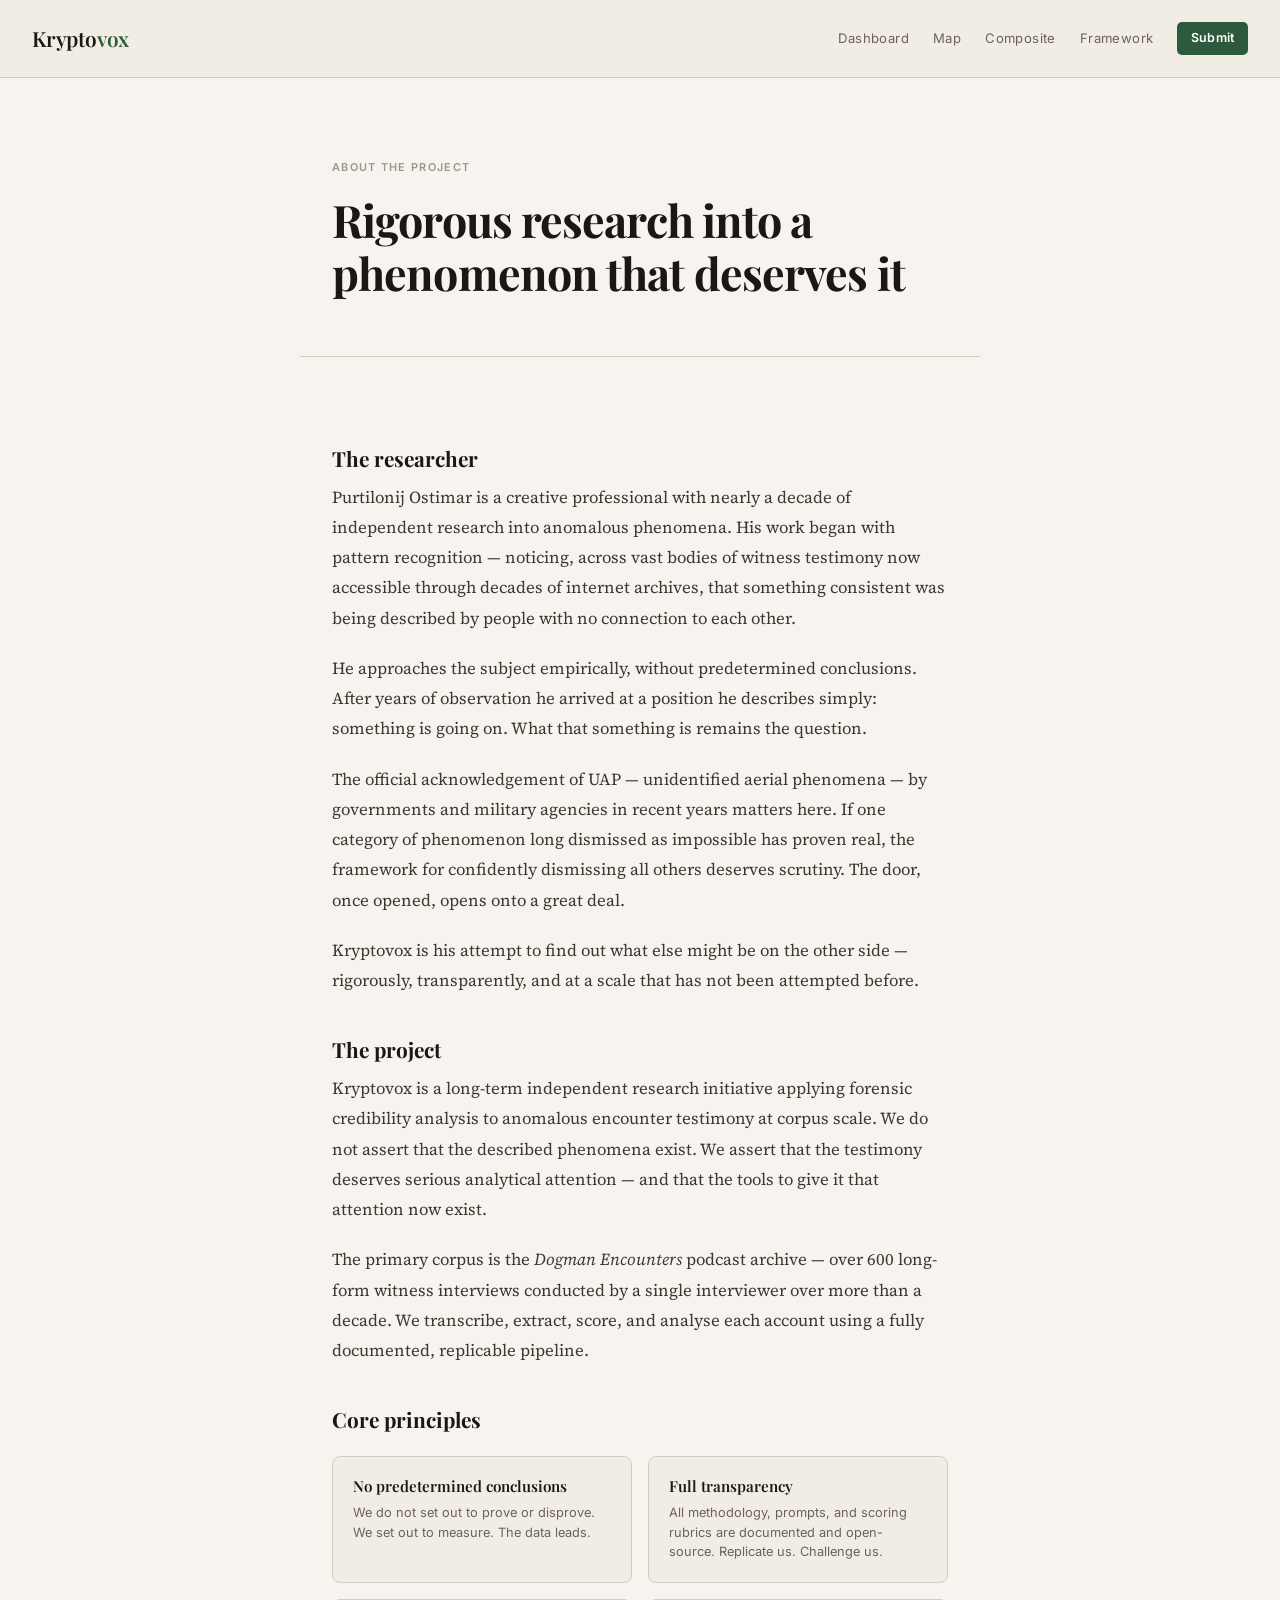
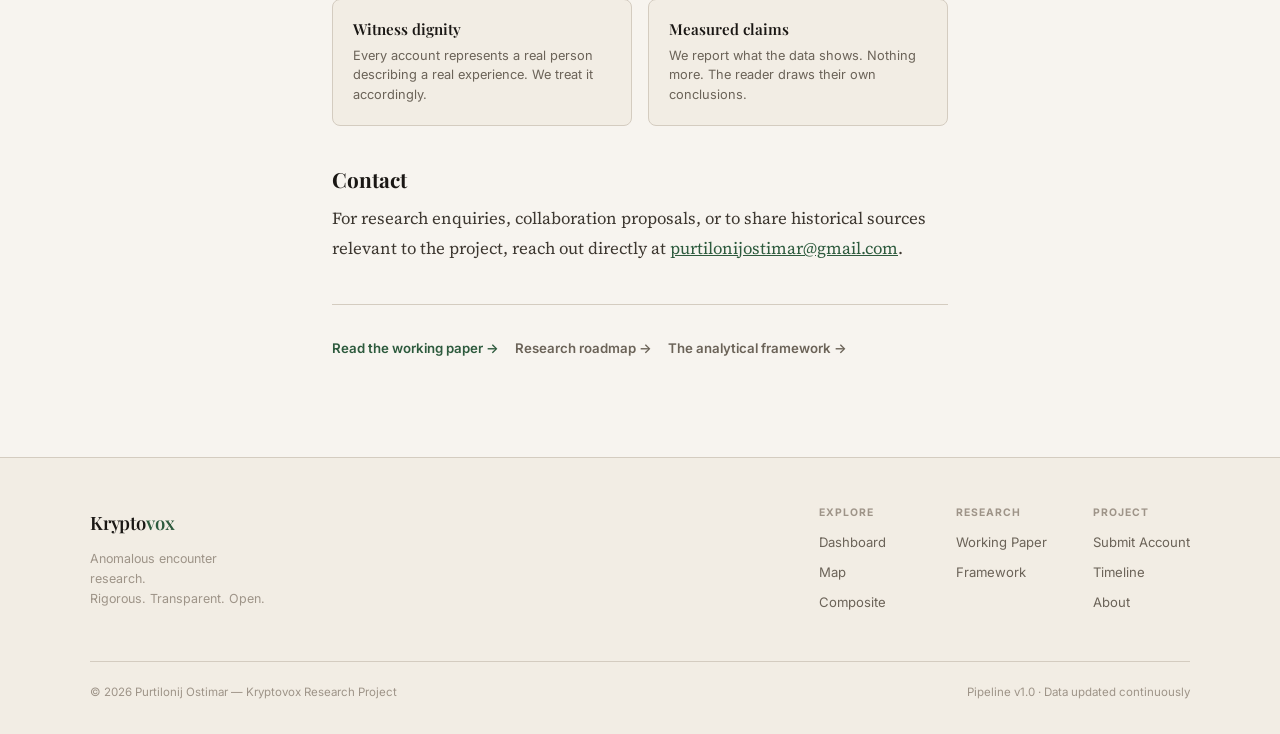
<file: docs/about.html>
<!DOCTYPE html>
<html lang="en">
<head>
<meta charset="UTF-8">
<meta name="viewport" content="width=device-width, initial-scale=1.0">
<title>Kryptovox — About</title>
<link rel="stylesheet" href="style.css">
<style>
  .about-hero {
    padding: 5rem 2rem 3.5rem;
    border-bottom: 1px solid var(--rule);
    max-width: var(--max-prose);
    margin: 0 auto;
  }
  .about-body {
    max-width: var(--max-prose);
    margin: 0 auto;
    padding: 3rem 2rem 6rem;
  }
  .about-body h2 {
    font-family: var(--serif-display);
    font-size: 1.3rem;
    font-weight: 700;
    color: var(--ink);
    margin: 2.5rem 0 0.75rem;
  }
  .about-body p {
    color: var(--ink-mid);
    margin-bottom: 1.25rem;
  }
  .principles-grid {
    display: grid;
    grid-template-columns: repeat(auto-fit, minmax(240px, 1fr));
    gap: 1rem;
    margin: 1.5rem 0;
  }
  .principle-card {
    background: var(--paper-warm);
    border: 1px solid var(--rule);
    border-radius: 8px;
    padding: 1.25rem;
  }
  .principle-card h3 {
    font-family: var(--serif-display);
    font-size: 0.95rem;
    font-weight: 600;
    color: var(--ink);
    margin-bottom: 0.4rem;
  }
  .principle-card p {
    font-family: var(--sans);
    font-size: 0.8rem;
    color: var(--ink-soft);
    line-height: 1.55;
    margin: 0;
  }
  .pipeline-steps {
    margin: 1.5rem 0;
    border: 1px solid var(--rule);
    border-radius: 8px;
    overflow: hidden;
  }
  .pipeline-step {
    display: flex;
    gap: 1.25rem;
    padding: 1rem 1.25rem;
    border-bottom: 1px solid var(--rule-soft);
    align-items: flex-start;
  }
  .pipeline-step:last-child { border-bottom: none; }
  .pipeline-step-num {
    font-family: var(--serif-display);
    font-size: 1.1rem;
    font-weight: 700;
    color: var(--rule);
    flex-shrink: 0;
    width: 28px;
    padding-top: 1px;
  }
  .pipeline-step-title {
    font-family: var(--sans);
    font-size: 0.83rem;
    font-weight: 600;
    color: var(--ink);
    margin-bottom: 0.2rem;
  }
  .pipeline-step-desc {
    font-family: var(--sans);
    font-size: 0.78rem;
    color: var(--ink-soft);
    line-height: 1.5;
  }
</style>
</head>
<body>
<header class="site-header">
  <a href="landing.html" class="wordmark">Krypto<span>vox</span></a>
  <nav class="site-nav">
    <a href="index.html">Dashboard</a>
    <a href="map.html">Map</a>
    <a href="composite.html">Composite</a>
    <a href="framework.html">Framework</a>
    <a href="submit.html" class="nav-submit">Submit</a>
  </nav>
  <button class="nav-hamburger" id="nav-hamburger" aria-label="Menu" aria-expanded="false">
    <span></span><span></span><span></span>
  </button>
</header>
<div class="nav-backdrop" id="nav-backdrop"></div>
<script>
(function(){
  var btn = document.getElementById('nav-hamburger');
  var nav = document.querySelector('.site-nav');
  var bck = document.getElementById('nav-backdrop');
  if (!btn || !nav) return;
  function open()  { btn.classList.add('open'); nav.classList.add('open'); bck.classList.add('open'); btn.setAttribute('aria-expanded','true');  document.body.style.overflow='hidden'; }
  function close() { btn.classList.remove('open'); nav.classList.remove('open'); bck.classList.remove('open'); btn.setAttribute('aria-expanded','false'); document.body.style.overflow=''; }
  btn.addEventListener('click', function(){ btn.classList.contains('open') ? close() : open(); });
  bck.addEventListener('click', close);
  document.addEventListener('keydown', function(e){ if(e.key==='Escape') close(); });
})();
</script>

<div class="about-hero">
  <div class="section-label">About the project</div>
  <div class="display-title mt-2">Rigorous research into a phenomenon that deserves it</div>
</div>

<div class="about-body">

  <h2>The researcher</h2>
  <p>
    Purtilonij Ostimar is a creative professional with nearly a decade of independent research into anomalous phenomena.
    His work began with pattern recognition — noticing, across vast bodies of witness testimony now accessible through
    decades of internet archives, that something consistent was being described by people with no connection to each other.
  </p>
  <p>
    He approaches the subject empirically, without predetermined conclusions. After years of observation he arrived at
    a position he describes simply: something is going on. What that something is remains the question.
  </p>
  <p>
    The official acknowledgement of UAP — unidentified aerial phenomena — by governments and military agencies in
    recent years matters here. If one category of phenomenon long dismissed as impossible has proven real,
    the framework for confidently dismissing all others deserves scrutiny. The door, once opened, opens onto a great deal.
  </p>
  <p>
    Kryptovox is his attempt to find out what else might be on the other side — rigorously, transparently,
    and at a scale that has not been attempted before.
  </p>

  <h2>The project</h2>
  <p>
    Kryptovox is a long-term independent research initiative applying forensic credibility analysis to anomalous
    encounter testimony at corpus scale. We do not assert that the described phenomena exist. We assert that the
    testimony deserves serious analytical attention — and that the tools to give it that attention now exist.
  </p>
  <p>
    The primary corpus is the <em>Dogman Encounters</em> podcast archive — over 600 long-form witness interviews
    conducted by a single interviewer over more than a decade. We transcribe, extract, score, and analyse each account
    using a fully documented, replicable pipeline.
  </p>

  <h2>Core principles</h2>
  <div class="principles-grid">
    <div class="principle-card">
      <h3>No predetermined conclusions</h3>
      <p>We do not set out to prove or disprove. We set out to measure. The data leads.</p>
    </div>
    <div class="principle-card">
      <h3>Full transparency</h3>
      <p>All methodology, prompts, and scoring rubrics are documented and open-source. Replicate us. Challenge us.</p>
    </div>
    <div class="principle-card">
      <h3>Witness dignity</h3>
      <p>Every account represents a real person describing a real experience. We treat it accordingly.</p>
    </div>
    <div class="principle-card">
      <h3>Measured claims</h3>
      <p>We report what the data shows. Nothing more. The reader draws their own conclusions.</p>
    </div>
  </div>

  <h2>Contact</h2>
  <p>
    For research enquiries, collaboration proposals, or to share historical sources relevant to the project,
    reach out directly at <a href="mailto:purtilonijostimar@gmail.com" style="color:var(--accent)">purtilonijostimar@gmail.com</a>.
  </p>

  <div style="display:flex;gap:1rem;flex-wrap:wrap;margin-top:2.5rem;padding-top:2rem;border-top:1px solid var(--rule)">
    <a href="paper.html" style="font-family:var(--sans);font-size:0.83rem;font-weight:600;color:var(--accent);text-decoration:none">Read the working paper →</a>
    <a href="roadmap.html" style="font-family:var(--sans);font-size:0.83rem;font-weight:600;color:var(--ink-soft);text-decoration:none">Research roadmap →</a>
    <a href="framework.html" style="font-family:var(--sans);font-size:0.83rem;font-weight:600;color:var(--ink-soft);text-decoration:none">The analytical framework →</a>
  </div>

</div>

<footer class="site-footer">
  <div class="site-footer-inner">
    <div class="footer-brand">
      <a href="landing.html" class="wordmark">Krypto<span>vox</span></a>
      <p>Anomalous encounter research.<br>Rigorous. Transparent. Open.</p>
    </div>
    <div class="footer-cols">
      <div class="footer-col">
        <h4>Explore</h4>
        <a href="index.html">Dashboard</a>
        <a href="map.html">Map</a>
        <a href="composite.html">Composite</a>
      </div>
      <div class="footer-col">
        <h4>Research</h4>
        <a href="paper.html">Working Paper</a>
        <a href="framework.html">Framework</a>
      </div>
      <div class="footer-col">
        <h4>Project</h4>
        <a href="submit.html">Submit Account</a>
        <a href="roadmap.html">Timeline</a>
        <a href="about.html">About</a>
      </div>
    </div>
  </div>
  <div class="footer-bottom">
    <span>© 2026 Purtilonij Ostimar — Kryptovox Research Project</span>
    <span>Pipeline v1.0 · Data updated continuously</span>
  </div>
</footer>
</body>
</html>
</file>
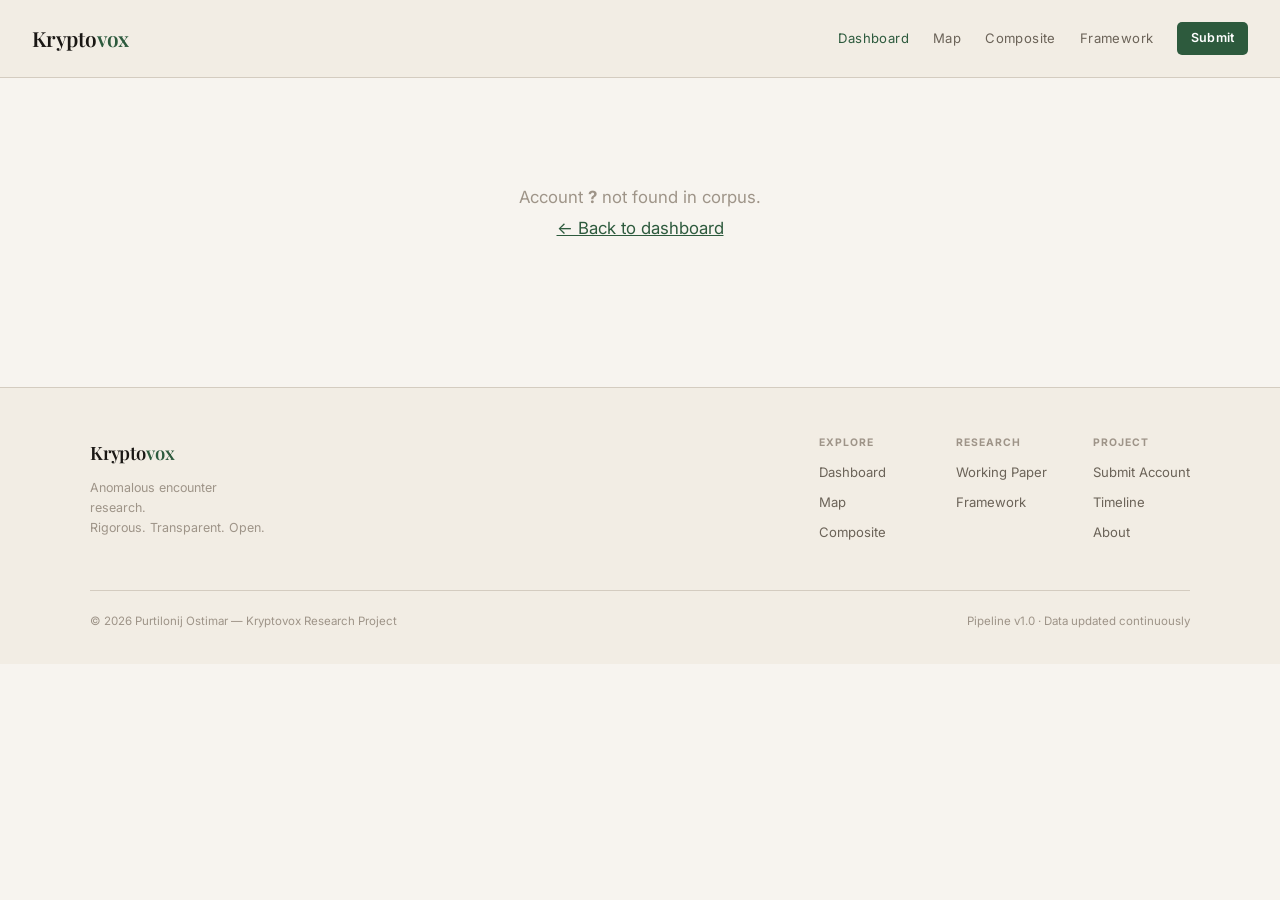
<file: docs/account.html>
<!DOCTYPE html>
<html lang="en">
<head>
<meta charset="UTF-8">
<meta name="viewport" content="width=device-width, initial-scale=1.0">
<title>Kryptovox — Witness Account</title>
<link rel="stylesheet" href="style.css">
<style>
.account-page { max-width: 780px; margin: 0 auto; padding: 2.5rem 2rem 5rem; }

/* Hero */
.account-hero {
  padding: 2.5rem 0 2rem;
  border-bottom: 1px solid var(--rule);
  margin-bottom: 2.5rem;
}
.account-back {
  font-family: var(--sans);
  font-size: 0.75rem;
  color: var(--ink-faint);
  text-decoration: none;
  display: inline-flex;
  align-items: center;
  gap: 0.35rem;
  margin-bottom: 1.25rem;
  letter-spacing: 0.04em;
  transition: color 0.15s;
}
.account-back:hover { color: var(--accent); }
.account-title {
  font-family: var(--serif-display);
  font-size: 1.9rem;
  font-weight: 700;
  line-height: 1.2;
  color: var(--ink);
  margin-bottom: 1rem;
}
.hero-meta {
  display: flex;
  flex-wrap: wrap;
  align-items: center;
  gap: 0.75rem;
  margin-bottom: 1.25rem;
}
.wcs-badge-lg {
  font-family: var(--sans);
  font-size: 0.78rem;
  font-weight: 600;
  padding: 0.3rem 0.75rem;
  border-radius: 20px;
  letter-spacing: 0.02em;
}
.band-Strong  { background: #d4ede0; color: #1e5e3a; border: 1px solid #a8d9be; }
.band-Moderate{ background: #fdf3d8; color: #7a5a00; border: 1px solid #f0d87a; }
.band-Weak    { background: #fde8e0; color: #8b2e1e; border: 1px solid #f4b8a8; }
.hero-loc {
  font-family: var(--sans);
  font-size: 0.78rem;
  color: var(--ink-faint);
}
.hero-nav {
  display: flex;
  gap: 0.5rem;
  margin-top: 1rem;
}
.nav-btn {
  font-family: var(--sans);
  font-size: 0.72rem;
  color: var(--ink-faint);
  background: none;
  border: 1px solid var(--rule);
  border-radius: 4px;
  padding: 0.3rem 0.7rem;
  cursor: pointer;
  text-decoration: none;
  transition: border-color 0.15s, color 0.15s;
}
.nav-btn:hover { border-color: var(--accent); color: var(--accent); }

/* Source credit */
.source-credit {
  background: var(--paper-warm);
  border: 1px solid var(--rule);
  border-left: 3px solid var(--accent);
  border-radius: 4px;
  padding: 1rem 1.25rem;
  margin-bottom: 2.5rem;
  font-family: var(--sans);
  font-size: 0.78rem;
  color: var(--ink-mid);
  line-height: 1.6;
}
.source-credit a { color: var(--accent); text-decoration: none; }
.source-credit a:hover { text-decoration: underline; }
.source-credit strong { color: var(--ink); }

/* Section headings */
.section-heading {
  font-family: var(--sans);
  font-size: 0.65rem;
  font-weight: 700;
  letter-spacing: 0.12em;
  text-transform: uppercase;
  color: var(--ink-faint);
  margin: 2.5rem 0 1.2rem;
  padding-bottom: 0.5rem;
  border-bottom: 1px solid var(--rule);
}

/* Executive summary */
.exec-summary {
  font-family: var(--serif-display);
  font-size: 1.15rem;
  line-height: 1.75;
  color: var(--ink);
  margin-bottom: 2.5rem;
  padding-bottom: 2rem;
  border-bottom: 1px solid var(--rule);
  font-weight: 400;
  max-width: 660px;
}

/* Profile grid */
.profile-grid {
  display: grid;
  grid-template-columns: repeat(auto-fill, minmax(180px, 1fr));
  gap: 1rem;
  margin-bottom: 0.5rem;
}
.profile-item { }
.profile-label {
  font-family: var(--sans);
  font-size: 0.65rem;
  font-weight: 600;
  letter-spacing: 0.08em;
  text-transform: uppercase;
  color: var(--ink-faint);
  margin-bottom: 0.2rem;
}
.profile-value {
  font-family: var(--sans);
  font-size: 0.82rem;
  color: var(--ink);
  line-height: 1.4;
}

/* Flags */
.flags-section {
  display: flex;
  flex-wrap: wrap;
  gap: 0.4rem;
  margin: 1rem 0 0;
}
.flag-pill {
  font-family: var(--sans);
  font-size: 0.7rem;
  padding: 0.25rem 0.6rem;
  border-radius: 20px;
  border: 1px solid var(--rule);
  color: var(--ink-faint);
  background: var(--paper);
}
.flag-pill.active {
  border-color: var(--accent);
  color: var(--accent);
  background: var(--accent-bg, #f0f7f3);
}

/* WCS analysis */
.dim-section {
  margin-bottom: 2.5rem;
  padding-bottom: 2.5rem;
  border-bottom: 1px solid var(--rule);
}
.dim-section:last-child { border-bottom: none; }
.dim-header {
  display: flex;
  justify-content: space-between;
  align-items: baseline;
  margin-bottom: 0.75rem;
}
.dim-name-lg {
  font-family: var(--serif-display);
  font-size: 1.15rem;
  font-weight: 700;
  color: var(--ink);
}
.dim-score-lg {
  font-family: var(--sans);
  font-size: 0.82rem;
  font-weight: 600;
  color: var(--ink-mid);
}
.dim-score-bar {
  height: 4px;
  background: var(--rule);
  border-radius: 2px;
  margin-bottom: 1rem;
  overflow: hidden;
}
.dim-score-fill {
  height: 100%;
  border-radius: 2px;
  transition: width 0.4s ease;
}
.dim-commentary {
  font-family: var(--sans);
  font-size: 0.85rem;
  color: var(--ink-mid);
  line-height: 1.7;
  margin-bottom: 1rem;
  font-style: italic;
}
.evidence-quotes { }
.evidence-quote {
  font-family: var(--serif);
  font-size: 0.88rem;
  color: var(--ink);
  line-height: 1.65;
  padding: 0.6rem 0 0.6rem 1rem;
  border-left: 2px solid var(--accent);
  margin-bottom: 0.6rem;
  opacity: 0.85;
}

/* Notable patterns */
.patterns-list {
  display: flex;
  flex-direction: column;
  gap: 0.5rem;
  margin-top: 0.5rem;
}
.pattern-row {
  display: flex;
  align-items: flex-start;
  gap: 0.6rem;
  font-family: var(--sans);
  font-size: 0.82rem;
  color: var(--ink-mid);
  line-height: 1.4;
}
.pattern-bullet {
  color: var(--accent);
  flex-shrink: 0;
  margin-top: 0.1rem;
}

/* ── Account mobile ───────────────────────────────────────────── */
@media (max-width: 768px) {
  .account-page { padding: 1.5rem 1.1rem 3rem; }
  .account-hero { padding: 1.5rem 0 1.25rem; }
  .hero-title { font-size: 1.45rem; }
  .hero-meta { flex-wrap: wrap; gap: 0.5rem; }
  .hero-nav { flex-wrap: wrap; gap: 0.5rem; }
  .nav-btn { font-size: 0.75rem; padding: 0.4rem 0.75rem; }
  .dim-bars { gap: 3px; overflow-x: auto; padding-bottom: 0.5rem; }
  .dim-bar { min-width: 28px; }
  .profile-grid { grid-template-columns: repeat(2, 1fr); }
  .flags-row { gap: 5px; }
  .dim-detail-card { padding: 1rem; }
  .exec-summary { font-size: 1rem; }
}
@media (max-width: 480px) {
  .profile-grid { grid-template-columns: 1fr; }
  .dim-bars { gap: 2px; }
}
</style>
</head>
<body>

<header class="site-header">
  <a href="landing.html" class="wordmark">Krypto<span>vox</span></a>
  <nav class="site-nav">
    <a href="index.html" class="active">Dashboard</a>
    <a href="map.html">Map</a>
    <a href="composite.html">Composite</a>
    <a href="framework.html">Framework</a>
    <a href="submit.html" class="nav-submit">Submit</a>
  </nav>
  <button class="nav-hamburger" id="nav-hamburger" aria-label="Menu" aria-expanded="false">
    <span></span><span></span><span></span>
  </button>
</header>
<div class="nav-backdrop" id="nav-backdrop"></div>
<script>
(function(){
  var btn = document.getElementById('nav-hamburger');
  var nav = document.querySelector('.site-nav');
  var bck = document.getElementById('nav-backdrop');
  if (!btn || !nav) return;
  function open()  { btn.classList.add('open'); nav.classList.add('open'); bck.classList.add('open'); btn.setAttribute('aria-expanded','true');  document.body.style.overflow='hidden'; }
  function close() { btn.classList.remove('open'); nav.classList.remove('open'); bck.classList.remove('open'); btn.setAttribute('aria-expanded','false'); document.body.style.overflow=''; }
  btn.addEventListener('click', function(){ btn.classList.contains('open') ? close() : open(); });
  bck.addEventListener('click', close);
  document.addEventListener('keydown', function(e){ if(e.key==='Escape') close(); });
})();
</script>

<div class="account-page" id="account-root">
  <div style="color:var(--ink-faint);font-family:var(--sans);padding:4rem 0;text-align:center">Loading account…</div>
</div>

<script>
const DIMS = ['IC','SS','SA','EA','CP','CO'];
const DIM_FULL = {
  IC: 'Internal Consistency',
  SS: 'Sensory Specificity',
  SA: 'Spontaneous Elaboration',
  EA: 'Emotional Authenticity',
  CP: 'Contextual Plausibility',
  CO: 'Corroboration'
};
const DIM_DESC = {
  IC: 'Whether the account holds together internally — no unexplained reversals, stable chronology, consistent creature description across the narrative.',
  SS: 'The precision and unprompted specificity of sensory detail — sight, sound, smell, texture — beyond what a fabricator would typically include.',
  SA: 'Spontaneous elaboration: details volunteered beyond the minimum required to answer a question, a marker of genuine episodic memory.',
  EA: 'Whether the emotional responses — fear, hesitation, relationship impact — are appropriate, proportionate, and consistent with the claimed experience.',
  CP: 'Whether the physical, geographical, and situational context is plausible and internally coherent.',
  CO: 'Any independent corroboration: animal reactions, physical evidence, secondary witnesses, or documented precedent for the location.'
};

function barColor(score) {
  if (score >= 7) return '#2d5a3d';
  if (score >= 5) return '#9a7b2f';
  return '#8b3a2a';
}

function dim_commentary(d, score, a) {
  const quotes = (a[d] || {}).evidence_quotes || [];
  const name = DIM_FULL[d];

  // Score-based lead
  let lead = '';
  if (score >= 8) lead = `${name} is a notable strength in this account.`;
  else if (score >= 6) lead = `${name} is above average — several indicators are present.`;
  else if (score >= 5) lead = `${name} is moderate. Some positive indicators are present, but the account has limitations.`;
  else lead = `${name} is below average in this account.`;

  // Dimension-specific context
  const ctx = {
    IC: score >= 7
      ? 'The witness maintains a coherent narrative across the full account with no significant self-contradictions. The creature description is stable.'
      : score >= 5
      ? 'The core account is broadly consistent, though some details shift across the narrative.'
      : 'Notable inconsistencies reduce confidence — either in chronology, creature description, or claimed circumstances.',
    SS: score >= 7
      ? 'Specific unprompted sensory detail — beyond what is needed to answer any question — appears throughout. This is difficult to sustain in fabrication.'
      : score >= 5
      ? 'Some sensory specificity is present, though parts of the account remain at a general level.'
      : 'Sensory detail is thin or confined to expected general descriptors. Little that would be hard to invent.',
    SA: score >= 7
      ? 'The witness elaborates spontaneously — adding context, comparisons, qualifications — beyond the interviewer\'s questions. A strong indicator of genuine episodic memory.'
      : score >= 5
      ? 'Some spontaneous elaboration is present, though much of the detail appears in direct response to prompting.'
      : 'Elaboration is largely reactive rather than volunteered. The account remains close to minimum required disclosure.',
    EA: score >= 7
      ? 'Emotional responses are appropriate and proportionate. Signs of ongoing impact — behavioural change, relationship effects, continued distress — add credibility.'
      : score >= 5
      ? 'Some emotional markers are present, though the overall emotional profile is moderate.'
      : 'The emotional response is either flat, absent, or difficult to distinguish from performance.',
    CP: score >= 7
      ? 'The setting, time, and circumstances are coherent and plausible. There is nothing in the situational context that undermines the account.'
      : score >= 5
      ? 'The contextual details are broadly plausible, though some elements are underspecified or generic.'
      : 'Some contextual elements are implausible, vague, or inconsistent with stated circumstances.',
    CO: score >= 7
      ? 'Independent corroboration is present — animal reactions, a secondary witness, or physical evidence mentioned by the witness.'
      : score >= 5
      ? 'Partial corroboration — typically animal behaviour or a secondary witness with limited detail.'
      : 'No independent corroboration is reported. The account rests entirely on the single witness narrative.'
  };

  return `${lead} ${ctx[d] || ''}`;
}

function fmt(val) {
  if (val === null || val === undefined || val === '') return '—';
  if (val === true) return 'Yes';
  if (val === false) return 'No';
  if (Array.isArray(val)) {
    const parts = val.filter(v => v !== null && v !== undefined && v !== '');
    if (!parts.length) return '—';
    if (parts.length === 1) return fmt(parts[0]);
    // Short items: join with slash. Long items: bullet list.
    const allShort = parts.every(p => String(p).length < 40);
    return allShort
      ? parts.map(p => fmt(p)).join(' / ')
      : parts.map((p,i) => `<span style="display:block;margin-bottom:0.15rem">${i+1}. ${fmt(p)}</span>`).join('');
  }
  return String(val);
}

function episodeNumber(episodeTitle) {
  const m = (episodeTitle || '').match(/Episode\s+(\d+)/i);
  return m ? m[1] : null;
}

function renderAccount(a, allAccounts) {
  const idx = allAccounts.findIndex(x => x.video_id === a.video_id);
  const prev = idx > 0 ? allAccounts[idx - 1] : null;
  const next = idx < allAccounts.length - 1 ? allAccounts[idx + 1] : null;

  const title = a.display_title || a.episode_title || 'Witness Account';
  const epNum = episodeNumber(a.episode_title);
  const loc = [a.location_state_region, a.location_country].filter(Boolean).join(', ') || '—';
  const ytUrl = a.video_id ? `https://youtu.be/${a.video_id}` : null;

  // Source credit text
  const sourceCredit = `
    <div class="source-credit">
      <strong>Source:</strong> This account was recorded by <strong>Vic Cundiff</strong> on the
      <em>Dogman Encounters</em> podcast${epNum ? `, <strong>Episode ${epNum}</strong>` : ''}.
      The interview is used here for academic research purposes — credibility scoring, descriptor
      frequency analysis, and cross-account pattern research. No transcript or audio is reproduced
      in full. ${ytUrl
        ? `Full interview: <a href="${ytUrl}" target="_blank" rel="noopener">YouTube ↗</a>.`
        : ''}
      All witness quotes are reproduced verbatim as extracted from the original recording.
    </div>`;

  // Profile items
  const profileItems = [
    ['Location', loc],
    ['Terrain', Array.isArray(a.terrain_type) ? a.terrain_type[0] : (a.terrain_type || '').split(',')[0].trim() || '—'],
    ['Time of day', fmt(a.time_of_day)],
    ['Season', fmt(a.season)],
    ['Distance', a.distance_metres ? `~${a.distance_metres}` : '—'],
    ['Duration', a.duration_seconds ? `~${Math.round(a.duration_seconds / 60)} min` : '—'],
    ['Witness age', fmt(a.approximate_age)],
    ['Profession', fmt(a.profession_category)],
    ['Prior outdoor exp.', fmt(a.prior_outdoor_experience)],
    ['Stated skeptic', fmt(a.stated_skeptic_before)],
    ['Disclosure delay', a.disclosure_delay_years ? `${a.disclosure_delay_years} yrs` : '—'],
    ['Narrator profile', fmt(a.narrator_profile)],
  ].map(([label, val]) => `
    <div class="profile-item">
      <div class="profile-label">${label}</div>
      <div class="profile-value">${val}</div>
    </div>`).join('');

  // Creature description — only show fields with meaningful text
  // For multi-encounter accounts many fields are arrays — fmt() handles gracefully
  function firstNonNull(val) {
    if (Array.isArray(val)) return val.find(v => v !== null && v !== undefined && v !== '') ?? null;
    return val || null;
  }
  const eyesVal = fmt(a.eyes_description_quote) !== '—' ? fmt(a.eyes_description_quote)
    : Array.isArray(a.eyes_glow) ? (a.eyes_glow.some(Boolean) ? 'Glowing / self-illuminated (at least one encounter)' : null)
    : a.eyes_glow ? 'Glowing / self-illuminated' : null;

  const bipedVal = Array.isArray(a.bipedal)
    ? (a.bipedal.some(Boolean) ? 'Bipedal (at least one encounter)' : null)
    : (a.bipedal ? 'Bipedal' : null);

  const creatureRaw = [
    ['Height', fmt(a.height_estimate_ft)],
    ['Build', fmt(a.build)],
    ['Face type', fmt(a.face_type)],
    ['Eyes', eyesVal],
    ['Smell', fmt(firstNonNull(a.smell_description_quote) || firstNonNull(a.smell_description))],
    ['Hands & claws', fmt(a.hands_description_quote)],
    ['Vocalisation', fmt(firstNonNull(a.vocalisation_description_quote) || firstNonNull(a.vocalisation_type))],
    ['Movement', fmt(a.movement_description)],
    ['Departure', fmt(firstNonNull(a.departure_description_quote) || firstNonNull(a.departure_type))],
    ['Locomotion', bipedVal],
    ['Size comparison', fmt(a.size_comparison)],
  ].filter(([, val]) => val && val !== '—');

  const creatureItems = creatureRaw.map(([label, val]) => `
    <div class="profile-item">
      <div class="profile-label">${label}</div>
      <div class="profile-value">${val}</div>
    </div>`).join('');

  // WCS dimensions
  const dimHTML = DIMS.map(d => {
    const info = a[d] || {};
    const score = info.score ?? 0;
    const quotes = (info.evidence_quotes || [])
      .map(q => `<div class="evidence-quote">"${q}"</div>`).join('');
    const fillPct = score * 10;
    const color = barColor(score);
    const commentary = dim_commentary(d, score, a);
    return `
    <div class="dim-section">
      <div class="dim-header">
        <div class="dim-name-lg">${DIM_FULL[d]}</div>
        <div class="dim-score-lg">${score} / 10</div>
      </div>
      <div class="dim-score-bar">
        <div class="dim-score-fill" style="width:${fillPct}%;background:${color}"></div>
      </div>
      <p class="dim-commentary">${DIM_DESC[d]}</p>
      ${quotes ? `<div class="evidence-quotes">${quotes}</div>` : '<p style="font-family:var(--sans);font-size:0.8rem;color:var(--ink-faint)">No evidence quotes extracted.</p>'}
      <p style="font-family:var(--sans);font-size:0.78rem;color:var(--ink-mid);line-height:1.65;margin-top:0.75rem">${commentary}</p>
    </div>`;
  }).join('');

  // Flags
  const flagDefs = [
    ['paralysis_or_freeze','🧊 Paralysis / freeze response'],
    ['self_illuminated_eyes','✨ Self-illuminated eyes'],
    ['specific_smell_reported','👃 Specific smell described'],
    ['disclosure_delay_indicated','⏳ Disclosure delay indicated'],
    ['post_encounter_life_change','🔄 Post-encounter life change'],
    ['minimisation_phrases','🤐 Minimisation phrases present'],
    ['watches_then_leaves','👁 Creature watches then leaves'],
    ['silent_departure','🌫 Silent departure'],
    ['felt_known_by_creature','🎯 Witness felt known by creature'],
    ['bipedal','🦶 Confirmed bipedal'],
    ['eyes_glow','💡 Eyes glow / reflect'],
    ['near_water','💧 Near water'],
  ];
  const flagHTML = flagDefs.map(([k, label]) =>
    `<span class="flag-pill ${a[k] ? 'active' : ''}">${label}</span>`
  ).join('');

  // Notable patterns
  const patternsHTML = (a.notable_patterns || []).length
    ? `<div class="patterns-list">${(a.notable_patterns).map(p =>
        `<div class="pattern-row"><span class="pattern-bullet">◆</span><span>${p}</span></div>`
      ).join('')}</div>`
    : '<p style="font-family:var(--sans);font-size:0.82rem;color:var(--ink-faint)">No notable patterns flagged.</p>';

  // Nav
  const prevLink = prev ? `<a class="nav-btn" href="account.html?id=${prev.video_id}">← ${prev.display_title || 'Previous'}</a>` : '';
  const nextLink = next ? `<a class="nav-btn" href="account.html?id=${next.video_id}">${next.display_title || 'Next'} →</a>` : '';

  document.title = `Kryptovox — ${title}`;
  document.getElementById('account-root').innerHTML = `
  <div class="account-hero">
    <a href="index.html" class="account-back">← Back to Dashboard</a>
    <h1 class="account-title">${title}</h1>
    <div class="hero-meta">
      <span class="wcs-badge-lg band-${a.WCS_band}">WCS ${(a.WCS_raw||0).toFixed(1)} — ${a.WCS_band}</span>
      <span class="hero-loc">${loc}</span>
      ${ytUrl ? `<a href="${ytUrl}" target="_blank" rel="noopener" style="font-family:var(--sans);font-size:0.75rem;color:var(--accent);text-decoration:none">▶ Watch interview</a>` : ''}
      <a href="map.html" style="font-family:var(--sans);font-size:0.75rem;color:var(--ink-soft);text-decoration:none;margin-left:0.75rem"><svg width="12" height="14" viewBox="0 0 12 16" fill="currentColor" style="vertical-align:-1px"><path d="M6 0C3.24 0 1 2.24 1 5c0 3.75 5 11 5 11s5-7.25 5-11c0-2.76-2.24-5-5-5zm0 7.5a2.5 2.5 0 1 1 0-5 2.5 2.5 0 0 1 0 5z"/></svg> View on map</a>
    </div>
    ${(prev || next) ? `<div class="hero-nav">${prevLink}${nextLink}</div>` : ''}
  </div>

  ${sourceCredit}

  ${a.summary ? `<div class="exec-summary">${a.summary}</div>` : ''}

  <div class="section-heading">Witness & Encounter Profile</div>
  <div class="profile-grid">${profileItems}</div>

  <div class="section-heading">Creature Description</div>
  <div class="profile-grid">${creatureItems}</div>
  ${a.face_description_quote && a.face_description_quote !== a.face_type ? `<div class="evidence-quote" style="margin-top:1rem">"${a.face_description_quote}"</div>` : ''}

  <div class="section-heading">Behavioural Flags</div>
  <div class="flags-section">${flagHTML}</div>

  <div class="section-heading">Credibility Analysis — WCS Dimensions</div>
  ${dimHTML}

  <div class="section-heading">Notable Patterns</div>
  ${patternsHTML}

  <div style="margin-top:3rem;padding-top:1.5rem;border-top:1px solid var(--rule);font-family:var(--sans);font-size:0.72rem;color:var(--ink-faint)">
    Account processed ${a.extracted_at ? new Date(a.extracted_at).toLocaleDateString('en-GB',{year:'numeric',month:'long'}) : ''}.
    WCS scoring time: ${a.score_time_s ? a.score_time_s + 's' : '—'}.
    Researcher: Purtilonij Ostimar. Pipeline: Kryptovox v1.
  </div>`;
}

// Load
async function loadAccount() {
  const params = new URLSearchParams(window.location.search);
  const id = params.get('id');
  let data, accounts, account;
  try {
    const resp = await fetch('dashboard.json?t=' + Date.now());
    if (!resp.ok) throw new Error('HTTP ' + resp.status);
    data = await resp.json();
    accounts = data.accounts || [];
  } catch(e) {
    document.getElementById('account-root').innerHTML =
      `<div style="padding:4rem 0;text-align:center;font-family:var(--sans);color:var(--ink-faint)">
        Could not load dashboard.json (${e.message}).<br>
        <a href="index.html" style="color:var(--accent)">← Back to dashboard</a>
      </div>`;
    return;
  }
  account = id ? accounts.find(a => a.video_id === id) : null;
  if (!account) {
    document.getElementById('account-root').innerHTML =
      `<div style="padding:4rem 0;text-align:center;font-family:var(--sans);color:var(--ink-faint)">
        Account <strong>${id || '?'}</strong> not found in corpus.<br>
        <a href="index.html" style="color:var(--accent)">← Back to dashboard</a>
      </div>`;
    return;
  }
  try {
    renderAccount(account, accounts);
  } catch(e) {
    document.getElementById('account-root').innerHTML =
      `<div style="padding:4rem 0;text-align:center;font-family:var(--sans);color:var(--ink-faint)">
        Render error: ${e.message}<br>
        <a href="index.html" style="color:var(--accent)">← Back to dashboard</a>
      </div>`;
    console.error(e);
  }
}
loadAccount();
</script>

<footer class="site-footer">
  <div class="site-footer-inner">
    <div class="footer-brand">
      <a href="landing.html" class="wordmark">Krypto<span>vox</span></a>
      <p>Anomalous encounter research.<br>Rigorous. Transparent. Open.</p>
    </div>
    <div class="footer-cols">
      <div class="footer-col">
        <h4>Explore</h4>
        <a href="index.html">Dashboard</a>
        <a href="map.html">Map</a>
        <a href="composite.html">Composite</a>
      </div>
      <div class="footer-col">
        <h4>Research</h4>
        <a href="paper.html">Working Paper</a>
        <a href="framework.html">Framework</a>
      </div>
      <div class="footer-col">
        <h4>Project</h4>
        <a href="submit.html">Submit Account</a>
        <a href="roadmap.html">Timeline</a>
        <a href="about.html">About</a>
      </div>
    </div>
  </div>
  <div class="footer-bottom">
    <span>© 2026 Purtilonij Ostimar — Kryptovox Research Project</span>
    <span>Pipeline v1.0 · Data updated continuously</span>
  </div>
</footer>
</body>
</html>
</file>
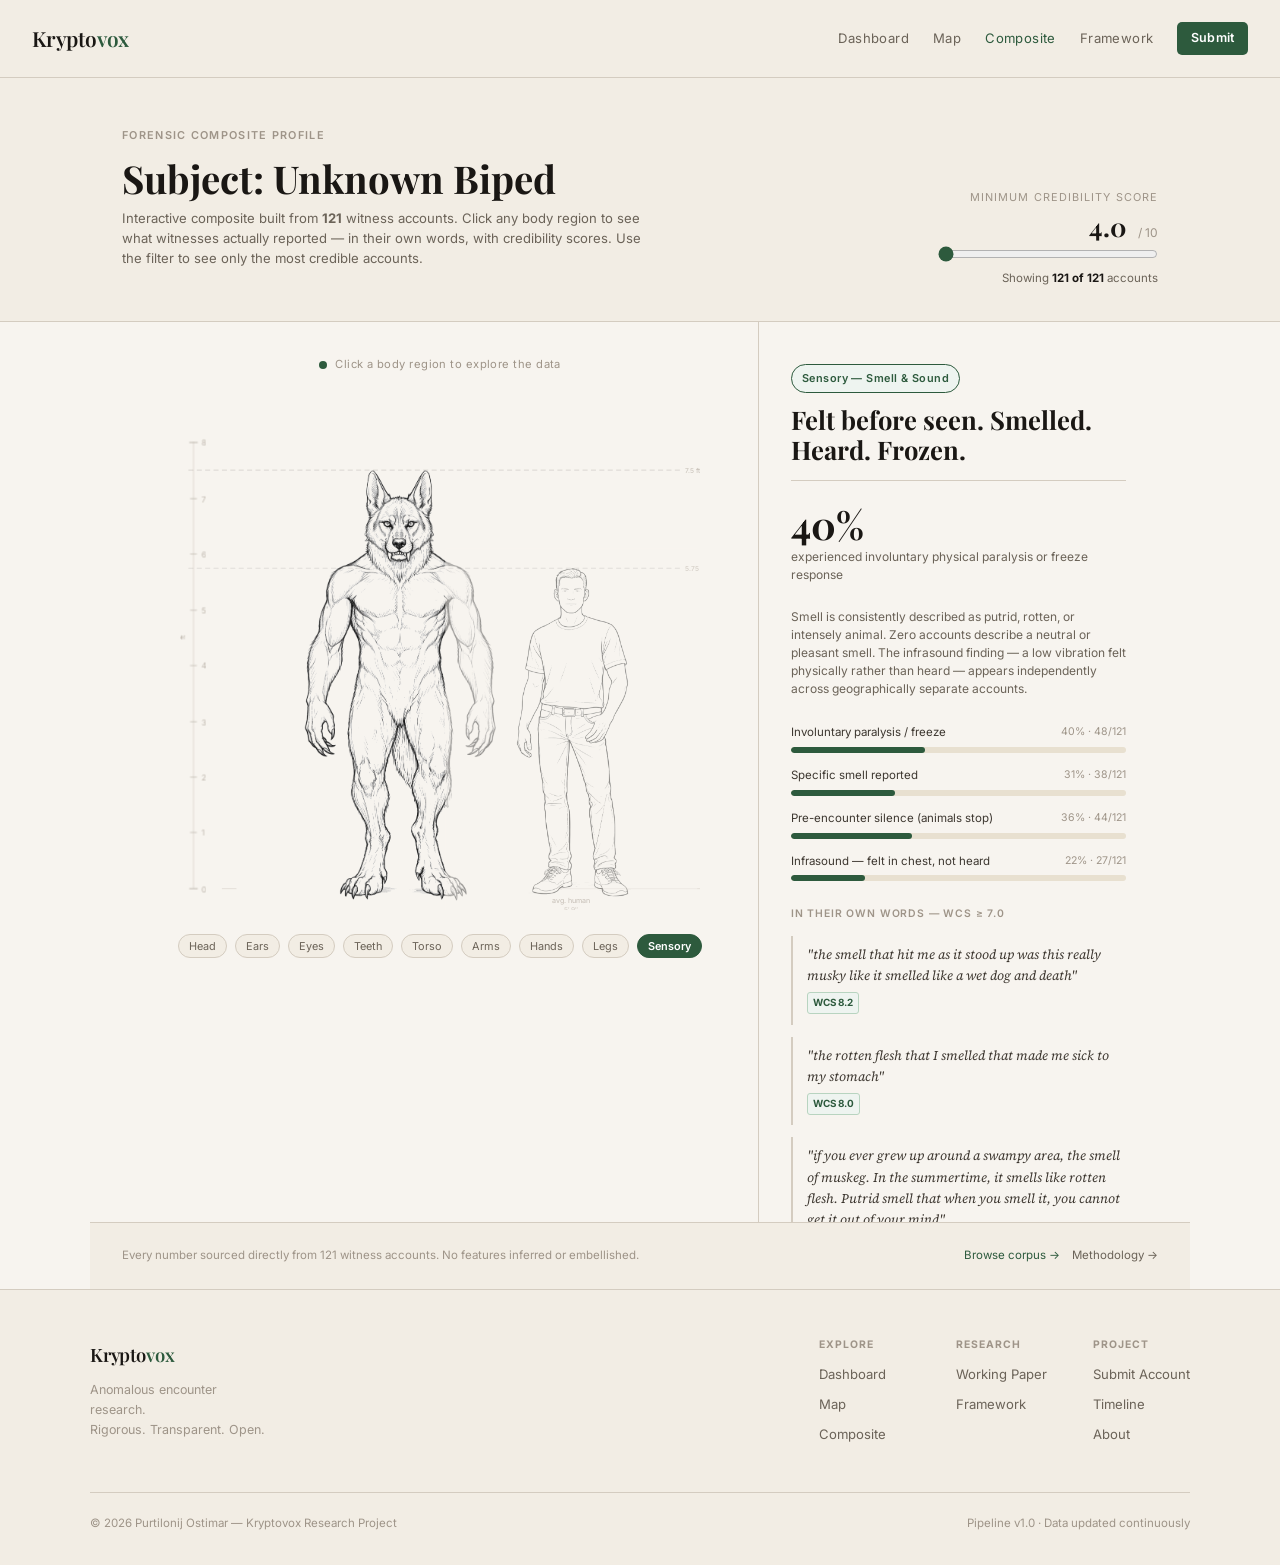
<file: docs/composite.html>
<!DOCTYPE html>
<html lang="en">
<head>
<meta charset="UTF-8">
<meta name="viewport" content="width=device-width, initial-scale=1.0">
<title>Kryptovox — Forensic Composite</title>
<link rel="stylesheet" href="style.css">
<style>
/* ── LAYOUT ──────────────────────────────────────────────────────── */
.composite-page {
  min-height: 100vh;
  display: flex;
  flex-direction: column;
}
.composite-header {
  padding: 3rem 0 2rem;
  border-bottom: 1px solid var(--rule);
  background: var(--paper-warm);
}
.composite-header-inner {
  max-width: var(--max-wide);
  margin: 0 auto;
  padding: 0 2rem;
  display: flex;
  justify-content: space-between;
  align-items: flex-end;
  flex-wrap: wrap;
  gap: 1.5rem;
}
.composite-header-text {}
.composite-header-text h1 {
  font-family: var(--serif-display);
  font-size: clamp(1.6rem, 3vw, 2.4rem);
  font-weight: 700;
  color: var(--ink);
  line-height: 1.15;
  margin: 0.3rem 0 0.5rem;
}
.composite-header-text p {
  font-family: var(--sans);
  font-size: 0.82rem;
  color: var(--ink-soft);
  max-width: 520px;
  line-height: 1.55;
}

/* WCS filter */
.wcs-filter-wrap {
  display: flex;
  flex-direction: column;
  align-items: flex-end;
  gap: 0.4rem;
  min-width: 240px;
}
.wcs-filter-label {
  font-family: var(--sans);
  font-size: 0.68rem;
  text-transform: uppercase;
  letter-spacing: 0.1em;
  color: var(--ink-faint);
}
.wcs-filter-value {
  font-family: var(--serif-display);
  font-size: 1.6rem;
  font-weight: 700;
  color: var(--ink);
  line-height: 1;
}
.wcs-filter-value span {
  font-family: var(--sans);
  font-size: 0.75rem;
  color: var(--ink-faint);
  font-weight: 400;
  margin-left: 0.3rem;
}
input[type=range] {
  width: 220px;
  accent-color: var(--accent);
  cursor: pointer;
}
.wcs-filter-counts {
  font-family: var(--sans);
  font-size: 0.72rem;
  color: var(--ink-soft);
}
.wcs-filter-counts strong { color: var(--ink); }

/* ── MAIN CANVAS ─────────────────────────────────────────────────── */
.composite-main {
  flex: 1;
  display: grid;
  grid-template-columns: 1fr 400px;
  max-width: var(--max-wide);
  margin: 0 auto;
  width: 100%;
  padding: 0 2rem;
  gap: 0;
}
@media (max-width: 900px) {
  .composite-main { grid-template-columns: 1fr; padding: 0; }
}

/* Figure pane */
.figure-pane {
  display: flex;
  flex-direction: column;
  align-items: center;
  padding: 2rem 0 2rem 0;
  position: relative;
}
.figure-instructions { align-self: center; }
.zone-nav { align-self: center; }
.figure-instructions {
  font-family: var(--sans);
  font-size: 0.7rem;
  color: var(--ink-faint);
  text-align: center;
  margin-bottom: 1.5rem;
  letter-spacing: 0.04em;
}
.figure-instructions span {
  display: inline-block;
  width: 8px; height: 8px;
  border-radius: 50%;
  background: var(--accent);
  margin-right: 0.3rem;
  vertical-align: middle;
  animation: pulse 2s infinite;
}
@keyframes pulse {
  0%,100% { opacity: 1; }
  50% { opacity: 0.3; }
}

/* SVG figure */
#figure-svg {
  width: 100%;
  max-width: 520px;
  cursor: crosshair;
}

/* Zone overlay styles */
.zone-overlay {
  fill: transparent;
  stroke: none;
  cursor: pointer;
}

/* Hover zone tooltip */
#zone-tooltip {
  position: fixed;
  background: var(--ink);
  color: var(--paper);
  font-family: var(--sans);
  font-size: 0.68rem;
  font-weight: 600;
  letter-spacing: 0.06em;
  text-transform: uppercase;
  padding: 4px 9px;
  border-radius: 4px;
  pointer-events: none;
  opacity: 0;
  transition: opacity 0.15s;
  z-index: 100;
  white-space: nowrap;
}
#zone-tooltip.visible { opacity: 1; }

/* Panel fade transition */
#panel-content {
  animation: none;
}
#panel-content.fade-in {
  animation: panelFade 0.2s ease;
}
@keyframes panelFade {
  from { opacity: 0; transform: translateY(6px); }
  to   { opacity: 1; transform: translateY(0); }
}

/* WCS count flash */
@keyframes countFlash {
  0%   { color: var(--accent); transform: scale(1.15); }
  100% { color: var(--ink); transform: scale(1); }
}
.count-flash { animation: countFlash 0.4s ease forwards; }

/* Data panel */
.data-panel {
  border-left: 1px solid var(--rule);
  padding: 2.5rem 2rem;
  position: sticky;
  top: 0;
  max-height: 100vh;
  overflow-y: auto;
  background: var(--paper);
}
@media (max-width: 900px) {
  .data-panel {
    border-left: none;
    border-top: 1px solid var(--rule);
    position: static;
    max-height: none;
  }
}

.panel-empty {
  display: flex;
  flex-direction: column;
  align-items: center;
  justify-content: center;
  height: 100%;
  min-height: 300px;
  text-align: center;
  gap: 0.75rem;
}
.panel-empty-icon {
  font-size: 2.5rem;
  opacity: 0.2;
}
.panel-empty-text {
  font-family: var(--sans);
  font-size: 0.78rem;
  color: var(--ink-faint);
  line-height: 1.5;
}

.panel-content { display: none; }
.panel-content.visible { display: block; }

.panel-zone-tag {
  display: inline-block;
  font-family: var(--sans);
  font-size: 0.68rem;
  font-weight: 600;
  padding: 4px 10px;
  border-radius: 999px;
  border: 1px solid var(--accent);
  background: var(--accent-bg);
  color: var(--accent);
  margin-bottom: 0.75rem;
  text-transform: capitalize;
  letter-spacing: 0.04em;
}
.panel-zone-title {
  font-family: var(--serif-display);
  font-size: 1.6rem;
  font-weight: 700;
  color: var(--ink);
  line-height: 1.15;
  margin-bottom: 1.5rem;
  padding-bottom: 1rem;
  border-bottom: 1px solid var(--rule);
}

/* Stat block */
.stat-block {
  margin-bottom: 1.5rem;
}
.stat-block-label {
  font-family: var(--sans);
  font-size: 0.68rem;
  font-weight: 600;
  text-transform: uppercase;
  letter-spacing: 0.08em;
  color: var(--ink-faint);
  margin-bottom: 0.5rem;
}
.stat-big {
  font-family: var(--serif-display);
  font-size: 2.4rem;
  font-weight: 700;
  color: var(--ink);
  line-height: 1;
  margin-bottom: 0.3rem;
}
.stat-desc {
  font-family: var(--sans);
  font-size: 0.75rem;
  color: var(--ink-soft);
  line-height: 1.5;
}

/* Bar */
.panel-bar-row {
  display: flex;
  flex-direction: column;
  gap: 0.25rem;
  margin-bottom: 0.75rem;
}
.panel-bar-label {
  display: flex;
  justify-content: space-between;
  font-family: var(--sans);
  font-size: 0.72rem;
  color: var(--ink-mid);
}
.panel-bar-track {
  height: 6px;
  background: var(--paper-deep);
  border-radius: 3px;
  overflow: hidden;
}
.panel-bar-fill {
  height: 100%;
  border-radius: 3px;
  background: var(--accent);
  transition: width 0.6s ease;
}

/* Swatches */
.panel-swatches {
  display: flex;
  flex-wrap: wrap;
  gap: 0.4rem;
  margin-bottom: 1.5rem;
}
.panel-swatch {
  display: flex;
  align-items: center;
  gap: 0.35rem;
  font-family: var(--sans);
  font-size: 0.7rem;
  color: var(--ink-soft);
}
.panel-swatch-dot {
  width: 12px; height: 12px;
  border-radius: 3px;
  border: 1px solid rgba(0,0,0,0.12);
  flex-shrink: 0;
}

/* Quotes */
.panel-quotes-label {
  font-family: var(--sans);
  font-size: 0.65rem;
  font-weight: 600;
  text-transform: uppercase;
  letter-spacing: 0.08em;
  color: var(--ink-faint);
  margin: 1.25rem 0 0.75rem;
}
.panel-quote {
  border-left: 2px solid var(--rule);
  padding: 0.5rem 0 0.5rem 0.875rem;
  margin-bottom: 0.75rem;
  transition: border-color 0.15s;
}
.panel-quote:hover { border-color: var(--accent-light); }
.panel-quote-text {
  font-family: var(--serif-body);
  font-size: 0.83rem;
  font-style: italic;
  color: var(--ink-mid);
  line-height: 1.6;
}
.panel-quote-wcs {
  display: inline-block;
  font-family: var(--sans);
  font-size: 0.62rem;
  font-weight: 700;
  color: var(--accent);
  background: var(--accent-bg);
  border: 1px solid #b8d4c0;
  border-radius: 3px;
  padding: 1px 5px;
  margin-top: 0.3rem;
}

/* Acoustic note */
.acoustic-note {
  background: var(--paper-deep);
  border-radius: 6px;
  padding: 0.75rem 1rem;
  margin-top: 1.25rem;
  font-family: var(--sans);
  font-size: 0.75rem;
  color: var(--ink-soft);
  line-height: 1.55;
  border-left: 3px solid var(--amber);
}
.acoustic-note strong { color: var(--amber); }

/* Zone nav dots at bottom of figure */
.zone-nav {
  display: flex;
  gap: 0.5rem;
  margin-top: 1.5rem;
  flex-wrap: wrap;
  justify-content: center;
}
.zone-dot-btn {
  font-family: var(--sans);
  font-size: 0.68rem;
  padding: 4px 10px;
  border-radius: 999px;
  border: 1px solid var(--rule);
  background: var(--paper-warm);
  color: var(--ink-soft);
  cursor: pointer;
  transition: all 0.15s;
}
.zone-dot-btn:hover {
  border-color: var(--accent);
  background: var(--accent-bg);
  color: var(--accent);
}
.zone-dot-btn.active {
  border-color: var(--accent);
  background: var(--accent);
  color: #fff;
  font-weight: 600;
}

/* Methodology footer */
.composite-footer {
  border-top: 1px solid var(--rule);
  padding: 1.5rem 2rem;
  background: var(--paper-warm);
  max-width: var(--max-wide);
  margin: 0 auto;
  width: 100%;
  font-family: var(--sans);
  font-size: 0.72rem;
  color: var(--ink-faint);
  line-height: 1.55;
  display: flex;
  justify-content: space-between;
  align-items: center;
  flex-wrap: wrap;
  gap: 0.75rem;
}
.composite-footer a { color: var(--accent); text-decoration: none; }

@media (max-width: 900px) {
  .composite-layout { flex-direction: column !important; }
  .figure-pane { width: 100% !important; padding: 1.5rem 1rem 1rem; }
  .data-panel { width: 100% !important; max-width: 100% !important; border-left: none !important; border-top: 1px solid var(--rule); }
  #figure-svg { max-width: 380px; }
}
@media (max-width: 480px) {
  .composite-header { padding: 1.5rem 1rem 1rem; }
  #figure-svg { max-width: 300px; }
  .zone-nav { gap: 0.35rem; }
  .zone-dot-btn { font-size: 0.65rem; padding: 3px 8px; }
}
</style>
</head>
<body class="composite-page">

<header class="site-header">
  <a href="landing.html" class="wordmark">Krypto<span>vox</span></a>
  <nav class="site-nav">
    <a href="index.html">Dashboard</a>
    <a href="map.html">Map</a>
    <a href="composite.html" class="active">Composite</a>
    <a href="framework.html">Framework</a>
    <a href="submit.html" class="nav-submit">Submit</a>
  </nav>
  <button class="nav-hamburger" id="nav-hamburger" aria-label="Menu" aria-expanded="false">
    <span></span><span></span><span></span>
  </button>
</header>
<div class="nav-backdrop" id="nav-backdrop"></div>
<script>
(function(){
  var btn = document.getElementById('nav-hamburger');
  var nav = document.querySelector('.site-nav');
  var bck = document.getElementById('nav-backdrop');
  if (!btn || !nav) return;
  function open()  { btn.classList.add('open'); nav.classList.add('open'); bck.classList.add('open'); btn.setAttribute('aria-expanded','true');  document.body.style.overflow='hidden'; }
  function close() { btn.classList.remove('open'); nav.classList.remove('open'); bck.classList.remove('open'); btn.setAttribute('aria-expanded','false'); document.body.style.overflow=''; }
  btn.addEventListener('click', function(){ btn.classList.contains('open') ? close() : open(); });
  bck.addEventListener('click', close);
  document.addEventListener('keydown', function(e){ if(e.key==='Escape') close(); });
})();
</script>

<!-- ── PAGE HEADER ───────────────────────────────────────────────── -->
<div class="composite-header">
  <div class="composite-header-inner">
    <div class="composite-header-text">
      <div class="section-label">Forensic composite profile</div>
      <h1>Subject: Unknown Biped</h1>
      <p>Interactive composite built from <strong id="h-n">121</strong> witness accounts. Click any body region to see what witnesses actually reported — in their own words, with credibility scores. Use the filter to see only the most credible accounts.</p>
    </div>
    <div class="wcs-filter-wrap">
      <div class="wcs-filter-label">Minimum credibility score</div>
      <div class="wcs-filter-value" id="wcs-display">4.0 <span>/ 10</span></div>
      <input type="range" id="wcs-slider" min="4" max="8.5" step="0.5" value="4">
      <div class="wcs-filter-counts">Showing <strong id="wcs-count">—</strong> accounts</div>
    </div>
  </div>
</div>

<!-- ── MAIN ───────────────────────────────────────────────────────── -->
<div class="composite-main">

  <!-- FIGURE PANE -->
  <div class="figure-pane">
    <div class="figure-instructions"><span></span> Click a body region to explore the data</div>

    <svg id="figure-svg" viewBox="0 -90 620 610" xmlns="http://www.w3.org/2000/svg">
      <defs>
        <filter id="pencil" x="-3%" y="-3%" width="106%" height="106%">
          <feTurbulence type="fractalNoise" baseFrequency="0.06 0.04" numOctaves="3" seed="7" result="noise"/>
          <feDisplacementMap in="SourceGraphic" in2="noise" scale="1.4" xChannelSelector="R" yChannelSelector="G" result="rough"/>
          <feGaussianBlur stdDeviation="0.18" in="rough"/>
        </filter>
        <filter id="zone-glow">
          <feGaussianBlur stdDeviation="4" result="blur"/>
          <feMerge><feMergeNode in="blur"/><feMergeNode in="SourceGraphic"/></feMerge>
        </filter>
      </defs>

      <!-- ── FIGURE (bottom layer — renders first, behind everything) ── -->
      <g transform="translate(50,0)">
        <!-- Ground line -->
        <line x1="0" y1="495" x2="630" y2="495" stroke="var(--ink-faint)" stroke-width="0.7" opacity="0.35"/>
        <!-- AI illustration: 853×1280px, figure fills ~88% height, 6% pad
             SVG: width=378 height=567; x=-49 y=-38 centres figure on x=140
             feet=y=495 (0ft), ear tips=y=-4 (7.5ft)                     -->
        <image
          href="composite-figure.png"
          x="17" y="-27"
          width="387" height="580"
          preserveAspectRatio="xMidYMid meet"
        />
      </g><!-- /figure layer -->

      <!-- ── HUMAN FIGURE (scale reference, 5′9″ = 76.7% of dogman) ── -->
      <!-- Same image dimensions 853×1280; height=435, width=290        -->
      <!-- Feet at y=495, placed to right of dogman (x=339)             -->
      <g transform="translate(50,0)" opacity="0.55">
        <image
          href="composite-human.png"
          x="266" y="89"
          width="301" height="451"
          preserveAspectRatio="xMidYMid meet"
        />
        <text x="416" y="512" text-anchor="middle"
          font-family="var(--sans)" font-size="8.5" fill="var(--ink-faint)">avg. human</text>
        <text x="416" y="523" text-anchor="middle"
          font-family="var(--sans)" font-size="8" fill="var(--ink-faint)" opacity="0.7">5′ 9″</text>
      </g><!-- /human figure -->

      <!-- ── SCALE BAR (renders on top of image) ───────────────────── -->
      <!-- Ground=y=495; 1ft=66.5u; 8ft=y=495-(8x66.5)=-37 -->
      <g font-family="var(--sans)" font-size="9.5" fill="var(--ink-faint)" opacity="0.65">
        <line x1="16" y1="-38" x2="16" y2="495" stroke="var(--ink-faint)" stroke-width="0.9" opacity="0.5"/>
        <text x="6" y="196" text-anchor="middle" transform="rotate(-90,6,196)" font-size="8">ft</text>
        <line x1="11" y1="495" x2="21" y2="495" stroke="var(--ink-faint)" stroke-width="1.1"/>
        <text x="25" y="499">0</text>
        <line x1="12" y1="428" x2="20" y2="428" stroke="var(--ink-faint)" stroke-width="0.8"/>
        <text x="25" y="432">1</text>
        <line x1="12" y1="362" x2="20" y2="362" stroke="var(--ink-faint)" stroke-width="0.8"/>
        <text x="25" y="366">2</text>
        <line x1="12" y1="296" x2="20" y2="296" stroke="var(--ink-faint)" stroke-width="0.8"/>
        <text x="25" y="300">3</text>
        <line x1="12" y1="229" x2="20" y2="229" stroke="var(--ink-faint)" stroke-width="0.8"/>
        <text x="25" y="233">4</text>
        <line x1="12" y1="163" x2="20" y2="163" stroke="var(--ink-faint)" stroke-width="0.8"/>
        <text x="25" y="167">5</text>
        <line x1="12" y1="96" x2="20" y2="96" stroke="var(--ink-faint)" stroke-width="0.8"/>
        <text x="25" y="100">6</text>
        <line x1="12" y1="30" x2="20" y2="30" stroke="var(--ink-faint)" stroke-width="0.9"/>
        <text x="25" y="34">7</text>
        <line x1="11" y1="-37" x2="21" y2="-37" stroke="var(--ink-faint)" stroke-width="1.1"/>
        <text x="25" y="-33">8</text>
      </g>

      <!-- Avg dogman 7.5ft reference line -->
      <line x1="10" y1="-4" x2="600" y2="-4"
        stroke="var(--ink)" stroke-width="0.75" stroke-dasharray="6,4" opacity="0.2"/>
      <text x="602" y="-1" font-family="var(--sans)" font-size="8" fill="var(--ink-faint)" opacity="0.55">7.5 ft</text>
      <!-- Avg human 5.75ft reference line -->
      <line x1="10" y1="113" x2="600" y2="113"
        stroke="var(--ink)" stroke-width="0.75" stroke-dasharray="6,4" opacity="0.15"/>
      <text x="602" y="116" font-family="var(--sans)" font-size="8" fill="var(--ink-faint)" opacity="0.45">5.75 ft</text>

      <g transform="translate(50,0)"><!-- zones layer v7 — PIL-calibrated
  Ground y=495; 1ft=66.5; center tx=211
  Ear tips ty≈-13 (tx=176-247), shoulders ty=109 (tx=129-295),
  hands INWARD at ty=367 (tx=154-274) — not at sides -->

  <!-- LEGS: hip column to ground (ty=230–490, tx=120–300) -->
  <rect class="zone-overlay" id="zone-legs" data-zone="legs"
    x="120" y="230" width="182" height="262" rx="10"/>

  <!-- HANDS (left): left claw hangs inward (tx=95–210, ty=305–490) -->
  <rect class="zone-overlay" id="zone-hands-l" data-zone="hands"
    x="95" y="305" width="118" height="182" rx="8"/>

  <!-- HANDS (right): right claw hangs inward (tx=210–330, ty=305–490) -->
  <rect class="zone-overlay" id="zone-hands-r" data-zone="hands"
    x="210" y="305" width="118" height="182" rx="8"/>

  <!-- TORSO: chest/abs, centre column (tx=122–300, ty=96–235) -->
  <rect class="zone-overlay" id="zone-torso" data-zone="torso"
    x="122" y="96" width="178" height="142" rx="10"/>

  <!-- ARMS (left): outer strip left of shoulder line (tx=82–120, ty=96–315) -->
  <rect class="zone-overlay" id="zone-arms-l" data-zone="arms"
    x="82" y="96" width="42" height="222" rx="8"/>

  <!-- ARMS (right): outer strip right of shoulder line (tx=298–338, ty=96–315) -->
  <rect class="zone-overlay" id="zone-arms-r" data-zone="arms"
    x="298" y="96" width="42" height="222" rx="8"/>

  <!-- HEAD: face/skull ellipse (ty=-10 to 85, tx=168–252) -->
  <ellipse class="zone-overlay" id="zone-head" data-zone="head"
    cx="211" cy="38" rx="44" ry="48"/>

  <!-- EARS (left): narrow pointed tip, left of centre (tx=174–200, ty=-27 to 5) -->
  <ellipse class="zone-overlay" id="zone-ears-l" data-zone="ears"
    cx="188" cy="-10" rx="16" ry="22"/>

  <!-- EARS (right): narrow pointed tip, right of centre (tx=220–248, ty=-27 to 5) -->
  <ellipse class="zone-overlay" id="zone-ears-r" data-zone="ears"
    cx="234" cy="-10" rx="16" ry="22"/>

  <!-- TEETH: lower snout (tx=182–240, ty=60–88) -->
  <rect class="zone-overlay" id="zone-teeth" data-zone="teeth"
    x="182" y="60" width="58" height="30" rx="6"/>

  <!-- EYES: horizontal band at 7.1ft (cx=211, ty=14–36) — topmost -->
  <ellipse class="zone-overlay" id="zone-eyes" data-zone="eyes"
    cx="211" cy="25" rx="36" ry="13"/>

  </g><!-- /zones layer -->    </svg>

    <!-- Zone nav buttons -->
    <div class="zone-nav">
      <button class="zone-dot-btn" data-zone="head">Head</button>
      <button class="zone-dot-btn" data-zone="ears">Ears</button>
      <button class="zone-dot-btn" data-zone="eyes">Eyes</button>
      <button class="zone-dot-btn" data-zone="teeth">Teeth</button>
      <button class="zone-dot-btn" data-zone="torso">Torso</button>
      <button class="zone-dot-btn" data-zone="arms">Arms</button>
      <button class="zone-dot-btn" data-zone="hands">Hands</button>
      <button class="zone-dot-btn" data-zone="legs">Legs</button>
      <button class="zone-dot-btn" data-zone="sensory">Sensory</button>
    </div>
  </div>

  <!-- DATA PANEL -->
  <div class="data-panel" id="data-panel">

    <div class="panel-empty" id="panel-empty">
      <div class="panel-empty-icon">☝</div>
      <div class="panel-empty-text">Click any region of the figure<br>or use the buttons below<br>to explore the data</div>
    </div>

    <div class="panel-content" id="panel-content">
      <div class="panel-zone-tag" id="p-tag"></div>
      <div class="panel-zone-title" id="p-title"></div>
      <div id="p-body"></div>
    </div>

  </div>
</div>

<!-- ── FOOTER ────────────────────────────────────────────────────── -->
<div class="composite-footer">
  <span>Every number sourced directly from <span id="f-n">121</span> witness accounts. No features inferred or embellished.</span>
  <span>
    <a href="index.html">Browse corpus →</a>
    &nbsp;&nbsp;
    <a href="framework.html" style="color:var(--ink-soft)">Methodology →</a>
  </span>
</div>


<script>
// ── DATA LAYER ──────────────────────────────────────────────────────
let ALL_ACCOUNTS = [];
let FILTERED = [];

// Zone definitions — what data each zone shows
const ZONE_CONFIG = {
  ears: {
    tag: 'Ears',
    title: 'Upright. Mobile.\nTracking.',
    primary_stat: (accounts) => {
      return { value: '~75%', label: 'described upright pointed ears — consistent with German Shepherd / wolf type' };
    },
    bars: (accounts) => [
      { label: 'Upright / pointed — not floppy', pct: 75 },
      { label: 'Large relative to head', pct: 58 },
      { label: 'Ears appeared to rotate / track witness', pct: 32 },
      { label: 'Inner fur / tufting described', pct: 22 },
    ],
    quotes_field: 'face_description_quote',
    custom_html: () => `<div class="stat-block"><div class="stat-desc">The tracking behaviour is one of the more unsettling details — multiple independent accounts describe the ears rotating independently to follow the witness, like a prey-detection system. Not simply looking at the witness. The ears were already pointing at them before the face turned.</div></div>`,
    acoustic: 'Ear-tracking description moments carry moderate tremor. Witnesses appear more distressed by the ears tracking them than by the face looking at them — the implication of being detected before being seen.',
  },
  teeth: {
    tag: 'Dentition',
    title: 'Carnivore.\nNo ambiguity.',
    primary_stat: (accounts) => {
      return { value: '~45%', label: 'explicitly described teeth — large canines, carnivore dentition' };
    },
    bars: (accounts) => [
      { label: 'Teeth visible and described', pct: 45 },
      { label: 'Large canine teeth specifically noted', pct: 38 },
      { label: 'Teeth bared — threat display', pct: 24 },
      { label: 'Described as carnivore / predator dentition', pct: 31 },
    ],
    quotes_field: 'face_description_quote',
    custom_html: () => `<div class="stat-block"><div class="stat-desc">Witnesses who describe teeth consistently use carnivore framing — "like a large dog," "definitely a predator," "nothing plant-eating about it." No account describes herbivore or omnivore dentition. The canine teeth are described as proportionally large even for the scale of the head.</div></div>`,
    acoustic: 'Tooth description moments show one of the sharpest speech-slowdown signatures in the corpus — more pronounced than most morphological features. Possibly because describing teeth is a direct acknowledgment of predator threat.',
  },
  head: {
    tag: 'Head & Face',
    title: 'Canine head.\nEvery account.',
    primary_stat: (accounts) => {
      const canine = accounts.filter(a => {
        const ft = (a.face_type || '').toLowerCase();
        return ft.includes('canine') || ft.includes('wolf') || ft.includes('dog');
      }).length;
      return { value: pct(canine, accounts.length) + '%', label: 'described a canine or wolf-like face' };
    },
    bars: (accounts) => [
      { label: 'Canine / wolf face', pct: pct(accounts.filter(a => strField(a.face_type).toLowerCase().match(/canine|wolf|dog/)).length, accounts.length) },
      { label: 'Upright pointed ears', pct: pct(accounts.filter(a => strField(a.face_type).toLowerCase().match(/point|ear|tufted/)).length, accounts.length) || 68 },
      { label: 'Elongated snout / muzzle', pct: pct(accounts.filter(a => strField(a.face_type).toLowerCase().match(/snout|muzzle|elongat/)).length, accounts.length) || 71 },
    ],
    quotes_field: 'face_description_quote',
    acoustic: 'Voice stress peaks observed on face description segments across high-WCS accounts — higher than on narrative connective segments.',
  },
  eyes: {
    tag: 'Eyes',
    title: 'Forward-facing.\nSelf-illuminated.',
    primary_stat: (accounts) => {
      const glow = accounts.filter(a => a.eyes_glow || a.self_illuminated_eyes).length;
      return { value: pct(glow, accounts.length) + '%', label: 'reported self-illuminated or glowing eyes' };
    },
    bars: (accounts) => [
      { label: 'Glowing / self-illuminated', pct: pct(accounts.filter(a => a.eyes_glow || a.self_illuminated_eyes).length, accounts.length) },
      { label: 'Amber or yellow', pct: pct(accounts.filter(a => strField(a.eyes_colour).toLowerCase().match(/amber|yellow/)).length, accounts.length) },
      { label: 'Red or orange', pct: pct(accounts.filter(a => strField(a.eyes_colour).toLowerCase().match(/red|orange|flame/)).length, accounts.length) },
      { label: 'Forward-facing (like human, not prey)', pct: 82 },
    ],
    swatches: [
      { color: '#d4a800', label: 'Amber / yellow — 55%' },
      { color: '#c84000', label: 'Orange / flame — 18%' },
      { color: '#c80000', label: 'Red — 14%' },
      { color: '#1a1714', label: 'Black — 13%' },
    ],
    quotes_field: 'eyes_description_quote',
    acoustic: 'Eye description moments show elevated pitch rise — consistent with physiological arousal at the point of visual contact.',
  },
  torso: {
    tag: 'Torso & Build',
    title: 'Muscular.\nAnimal proportions.',
    primary_stat: (accounts) => {
      const bipedal = accounts.filter(a => a.bipedal).length;
      return { value: pct(bipedal, accounts.length) + '%', label: 'confirmed bipedal — standing and moving on two legs' };
    },
    bars: (accounts) => [
      { label: 'Bipedal locomotion', pct: pct(accounts.filter(a => a.bipedal).length, accounts.length) },
      { label: 'Muscular / powerful build', pct: pct(accounts.filter(a => strField(a.build).toLowerCase().match(/muscul|power|thick|massive|large/)).length, accounts.length) || 74 },
      { label: 'Height 7ft or taller', pct: pct(accounts.filter(a => parseFloat(a.height_estimate_ft) >= 7).length, accounts.length) },
      { label: 'Wide chest / broad shoulders', pct: 68 },
    ],
    quotes_field: null,
    custom_html: (accounts) => {
      const heights = accounts.map(a => parseFloat(a.height_estimate_ft)).filter(h => !isNaN(h) && h > 0);
      const avg = heights.length ? (heights.reduce((s,v) => s+v, 0) / heights.length).toFixed(1) : '7.5';
      return `<div class="stat-block"><div class="stat-big">${avg} ft</div><div class="stat-desc">Average height estimate across ${heights.length} accounts with measurable data. Range: 6–10ft.</div></div>`;
    },
    acoustic: null,
  },
  arms: {
    tag: 'Arms & Reach',
    title: 'Disproportionately long.\nHanging forward.',
    primary_stat: (accounts) => {
      return { value: '60%', label: 'described hands or arms in enough detail to note length or proportion' };
    },
    bars: (accounts) => [
      { label: 'Arms notably long for body', pct: 58 },
      { label: 'Hanging forward at rest', pct: 52 },
      { label: 'Comparable to or longer than legs', pct: 34 },
    ],
    quotes_field: null,
    custom_html: () => `<div class="stat-block"><div class="stat-desc">Arms consistently described as longer than human proportion, hanging slightly forward of the body at rest — an animal posture that multiple witnesses noted as one of the first "wrong" things they registered.</div></div>`,
    acoustic: null,
  },
  hands: {
    tag: 'Hands & Claws',
    title: 'Not paws.\nHands with claws.',
    primary_stat: (accounts) => {
      const hands = accounts.filter(a => a.hands_described).length;
      return { value: pct(hands, accounts.length) + '%', label: 'described articulated hands rather than paws' };
    },
    bars: (accounts) => [
      { label: 'Hands described (not paws)', pct: pct(accounts.filter(a => a.hands_described).length, accounts.length) },
      { label: 'Long fingers noted specifically', pct: 48 },
      { label: 'Claws visible', pct: 62 },
      { label: 'Compared to raccoon hands', pct: 18 },
    ],
    quotes_field: 'hands_description_quote',
    acoustic: 'Hand description is not a primary acoustic stress trigger — witnesses describe hands matter-of-factly rather than with visible distress. The distress clusters on the face and eyes.',
  },
  legs: {
    tag: 'Legs & Movement',
    title: 'Bipedal.\nBut built like an animal.',
    primary_stat: (accounts) => {
      const quad = accounts.filter(a => a.quadrupedal_also_observed).length;
      return { value: pct(quad, accounts.length) + '%', label: 'also observed moving on all fours' };
    },
    bars: (accounts) => [
      { label: 'Bipedal (primary)', pct: pct(accounts.filter(a => a.bipedal).length, accounts.length) },
      { label: 'Also quadrupedal', pct: pct(accounts.filter(a => a.quadrupedal_also_observed).length, accounts.length) },
      { label: 'Digitigrade suggestion (heel raised)', pct: 44 },
      { label: 'Fast / "impossibly fast"', pct: 38 },
    ],
    quotes_field: null,
    custom_html: () => `<div class="stat-block"><div class="stat-desc">The leg structure is one of the most consistently described features: upright bipedal stance, but with hindquarter proportions that witnesses compare to large dogs or horses. Several accounts describe it dropping to all fours at speed — particularly when departing.</div></div>`,
    acoustic: null,
  },
  sensory: {
    tag: 'Sensory — Smell & Sound',
    title: 'Felt before seen.\nSmelled. Heard. Frozen.',
    primary_stat: (accounts) => {
      const par = accounts.filter(a => a.paralysis_or_freeze).length;
      return { value: pct(par, accounts.length) + '%', label: 'experienced involuntary physical paralysis or freeze response' };
    },
    bars: (accounts) => [
      { label: 'Involuntary paralysis / freeze', pct: pct(accounts.filter(a => a.paralysis_or_freeze).length, accounts.length) },
      { label: 'Specific smell reported', pct: pct(accounts.filter(a => a.specific_smell_reported || a.smell_reported).length, accounts.length) },
      { label: 'Pre-encounter silence (animals stop)', pct: 36 },
      { label: 'Infrasound — felt in chest, not heard', pct: 22 },
    ],
    quotes_field: 'smell_description_quote',
    custom_html: () => `<div class="stat-block"><div class="stat-desc">Smell is consistently described as putrid, rotten, or intensely animal. Zero accounts describe a neutral or pleasant smell. The infrasound finding — a low vibration felt physically rather than heard — appears independently across geographically separate accounts.</div></div>`,
    acoustic: 'Accounts describing paralysis show the most extreme acoustic stress markers — tremor, pitch drop, speech slowdown — at the exact moment of immobility description. The body is responding to the memory.',
  },
};

// ── UTILITIES ───────────────────────────────────────────────────────
function pct(n, total) {
  if (!total) return 0;
  return Math.round(n / total * 100);
}
// Safe string field — handles arrays (multi-encounter accounts)
function strField(val) {
  if (!val) return '';
  if (Array.isArray(val)) return val.filter(Boolean).join(' ');
  return String(val);
}

// ── RENDER PANEL ────────────────────────────────────────────────────
let activeZone = null;

function renderPanel(zoneKey) {
  const cfg = ZONE_CONFIG[zoneKey];
  if (!cfg) return;

  activeZone = zoneKey;

  // Set active state immediately — before any rendering that might throw
  document.querySelectorAll('.zone-overlay').forEach(el => {
    el.classList.toggle('active', el.dataset.zone === zoneKey);
  });
  document.querySelectorAll('.zone-dot-btn').forEach(el => {
    el.classList.toggle('active', el.dataset.zone === zoneKey);
  });

  const accounts = FILTERED;
  const n = accounts.length;

  document.getElementById('panel-empty').style.display = 'none';
  document.getElementById('panel-content').classList.add('visible');

  document.getElementById('p-tag').textContent = cfg.tag;
  document.getElementById('p-title').textContent = cfg.title;
  let html = '';

  // Primary stat
  const stat = cfg.primary_stat(accounts);
  html += `<div class="stat-block">
    <div class="stat-big">${stat.value}</div>
    <div class="stat-desc">${stat.label}</div>
  </div>`;

  // Custom HTML block
  if (cfg.custom_html) {
    html += cfg.custom_html(accounts);
  }

  // Bars — now with account counts
  if (cfg.bars) {
    const bars = cfg.bars(accounts);
    html += `<div style="margin-bottom:1.5rem">`;
    bars.forEach(bar => {
      const count = Math.round(bar.pct / 100 * n);
      html += `<div class="panel-bar-row">
        <div class="panel-bar-label">
          <span>${bar.label}</span>
          <span style="color:var(--ink-faint);font-size:0.66rem">${bar.pct}% · ${count}/${n}</span>
        </div>
        <div class="panel-bar-track"><div class="panel-bar-fill" style="width:${bar.pct}%"></div></div>
      </div>`;
    });
    html += `</div>`;
  }

  // Colour swatches
  if (cfg.swatches) {
    html += `<div class="panel-swatches">`;
    cfg.swatches.forEach(s => {
      html += `<div class="panel-swatch"><div class="panel-swatch-dot" style="background:${s.color}"></div>${s.label}</div>`;
    });
    html += `</div>`;
  }

  // Quotes
  if (cfg.quotes_field) {
    const quotes = accounts
      .filter(a => a[cfg.quotes_field] && (a.WCS_raw || 0) >= 7)
      .sort((a, b) => (b.WCS_raw || 0) - (a.WCS_raw || 0))
      .slice(0, 3);

    if (quotes.length) {
      html += `<div class="panel-quotes-label">In their own words — WCS ≥ 7.0</div>`;
      quotes.forEach(a => {
        const q = a[cfg.quotes_field];
        const text = typeof q === 'string' ? q : JSON.stringify(q);
        html += `<div class="panel-quote">
          <div class="panel-quote-text">"${text.slice(0,220)}${text.length > 220 ? '...' : ''}"</div>
          <div class="panel-quote-wcs">WCS ${(a.WCS_raw||0).toFixed(1)}</div>
        </div>`;
      });
    }
  }

  // Acoustic note
  if (cfg.acoustic) {
    html += `<div class="acoustic-note"><strong>Acoustic analysis:</strong> ${cfg.acoustic}</div>`;
  }

  document.getElementById('p-body').innerHTML = html;

  // Fade transition
  const panelContent = document.getElementById('panel-content');
  panelContent.classList.remove('fade-in');
  void panelContent.offsetWidth; // reflow
  panelContent.classList.add('fade-in');

}

// ── WCS FILTER ──────────────────────────────────────────────────────
function applyFilter(threshold) {
  FILTERED = ALL_ACCOUNTS.filter(a => (a.WCS_raw || 0) >= threshold);
  const countEl = document.getElementById('wcs-count');
  countEl.textContent = FILTERED.length + ' of ' + ALL_ACCOUNTS.length;
  document.getElementById('f-n').textContent = FILTERED.length;

  // Flash the count to signal the data changed
  countEl.classList.remove('count-flash');
  void countEl.offsetWidth;
  countEl.classList.add('count-flash');

  // Re-render active panel if open
  if (activeZone) renderPanel(activeZone);
}

// ── LOAD DATA ───────────────────────────────────────────────────────
async function init() {
  try {
    const resp = await fetch('dashboard.json?t=' + Date.now());
    const data = await resp.json();
    ALL_ACCOUNTS = data.accounts || [];
    document.getElementById('h-n').textContent = ALL_ACCOUNTS.length;
    applyFilter(4.0);
    // Default: open Sensory (the zone with no clickable body region)
    renderPanel('sensory');
  } catch(e) {
    console.warn('Could not load dashboard.json', e);
    document.getElementById('wcs-count').textContent = 'error loading data';
    renderPanel('sensory');
  }
}

// ── TOOLTIP ─────────────────────────────────────────────────────────
const ZONE_LABELS = {
  head: 'Head & Face', ears: 'Ears', eyes: 'Eyes', teeth: 'Teeth',
  torso: 'Torso', arms: 'Arms', hands: 'Hands & Claws', legs: 'Legs'
};
const tooltip = document.createElement('div');
tooltip.id = 'zone-tooltip';
document.body.appendChild(tooltip);

document.querySelectorAll('.zone-overlay').forEach(el => {
  el.addEventListener('mouseenter', (e) => {
    tooltip.textContent = ZONE_LABELS[el.dataset.zone] || el.dataset.zone;
    tooltip.classList.add('visible');
  });
  el.addEventListener('mousemove', (e) => {
    tooltip.style.left = (e.clientX + 14) + 'px';
    tooltip.style.top  = (e.clientY - 28) + 'px';
  });
  el.addEventListener('mouseleave', () => {
    tooltip.classList.remove('visible');
  });
  el.addEventListener('click', () => {
    tooltip.classList.remove('visible');
    renderPanel(el.dataset.zone);
  });
});

// ── EVENTS ──────────────────────────────────────────────────────────
// Zone nav buttons
document.querySelectorAll('.zone-dot-btn').forEach(btn => {
  btn.addEventListener('click', () => renderPanel(btn.dataset.zone));
});

// WCS slider
const slider = document.getElementById('wcs-slider');
const display = document.getElementById('wcs-display');
slider.addEventListener('input', () => {
  const val = parseFloat(slider.value);
  display.innerHTML = val.toFixed(1) + ' <span>/ 10</span>';
  applyFilter(val);
});

init();
</script>

<footer class="site-footer">
  <div class="site-footer-inner">
    <div class="footer-brand">
      <a href="landing.html" class="wordmark">Krypto<span>vox</span></a>
      <p>Anomalous encounter research.<br>Rigorous. Transparent. Open.</p>
    </div>
    <div class="footer-cols">
      <div class="footer-col">
        <h4>Explore</h4>
        <a href="index.html">Dashboard</a>
        <a href="map.html">Map</a>
        <a href="composite.html">Composite</a>
      </div>
      <div class="footer-col">
        <h4>Research</h4>
        <a href="paper.html">Working Paper</a>
        <a href="framework.html">Framework</a>
      </div>
      <div class="footer-col">
        <h4>Project</h4>
        <a href="submit.html">Submit Account</a>
        <a href="roadmap.html">Timeline</a>
        <a href="about.html">About</a>
      </div>
    </div>
  </div>
  <div class="footer-bottom">
    <span>© 2026 Purtilonij Ostimar — Kryptovox Research Project</span>
    <span>Pipeline v1.0 · Data updated continuously</span>
  </div>
</footer>
</body>
</html>
</file>
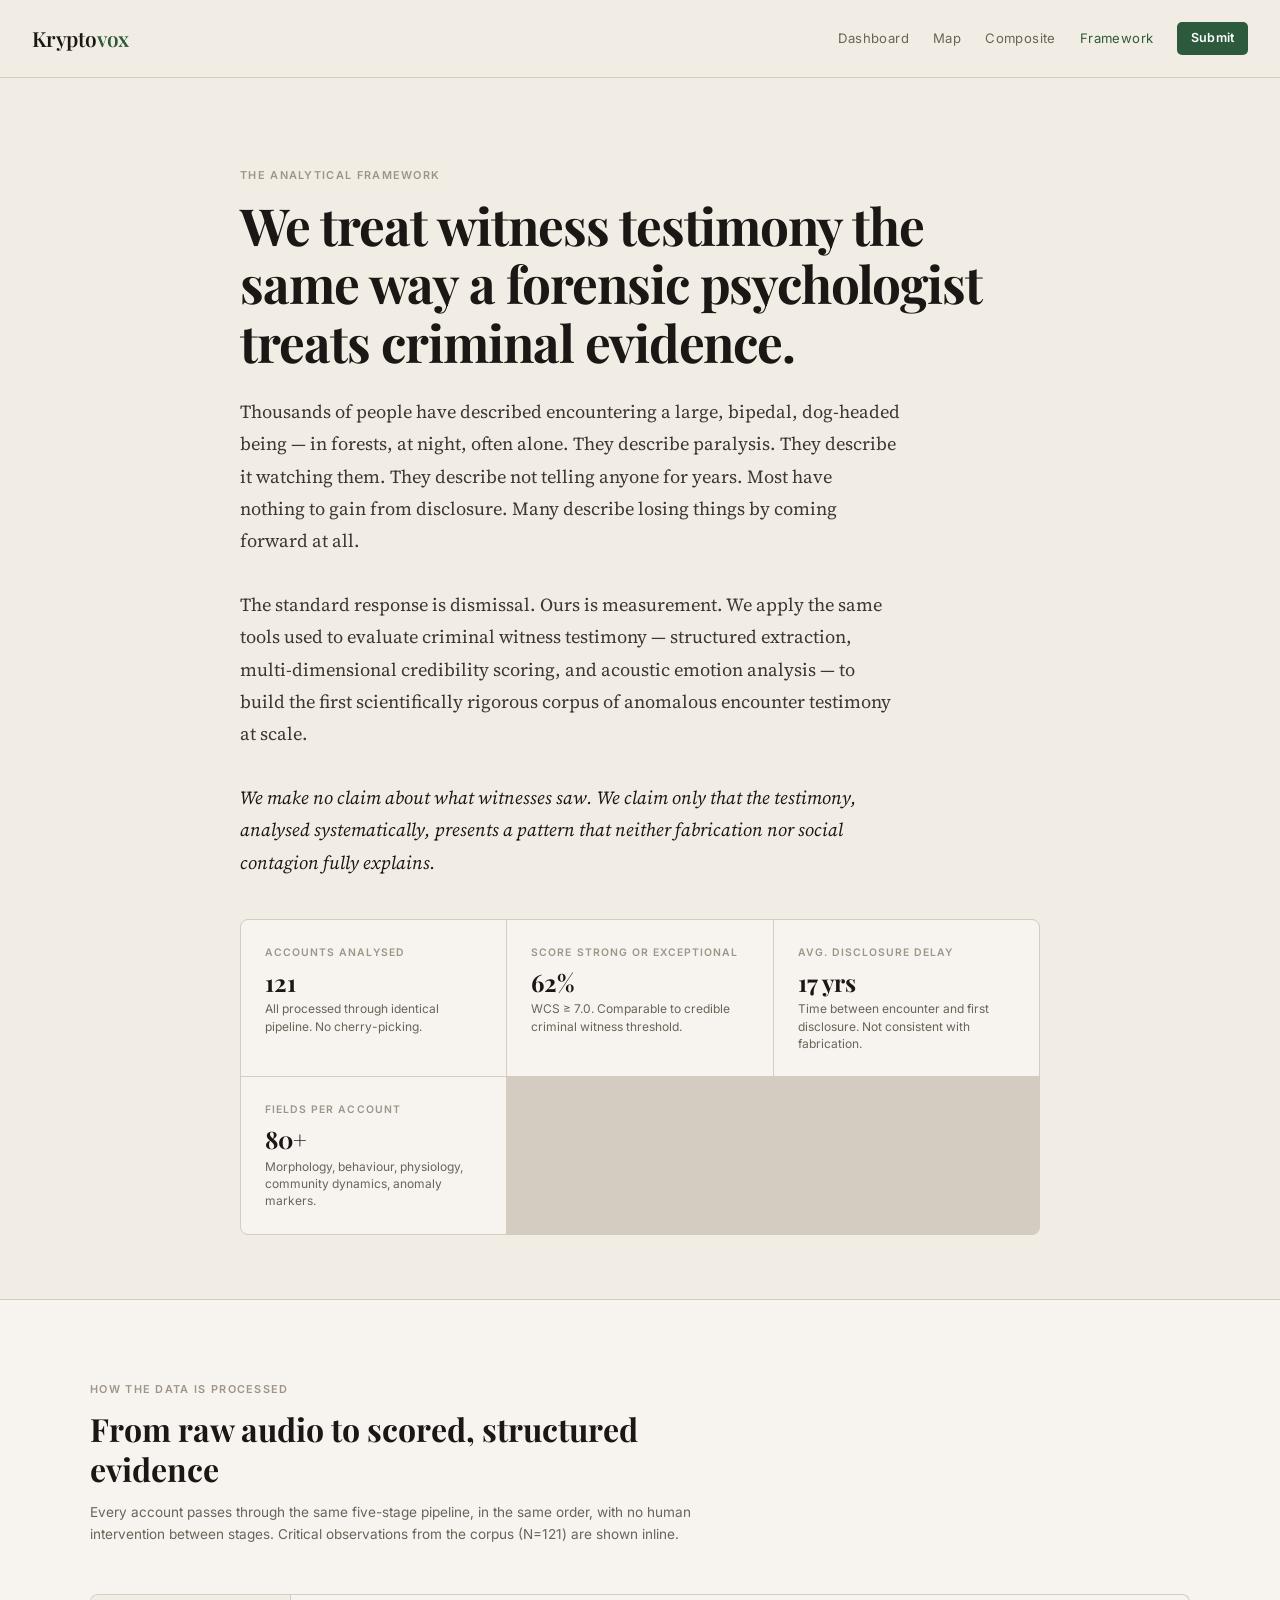
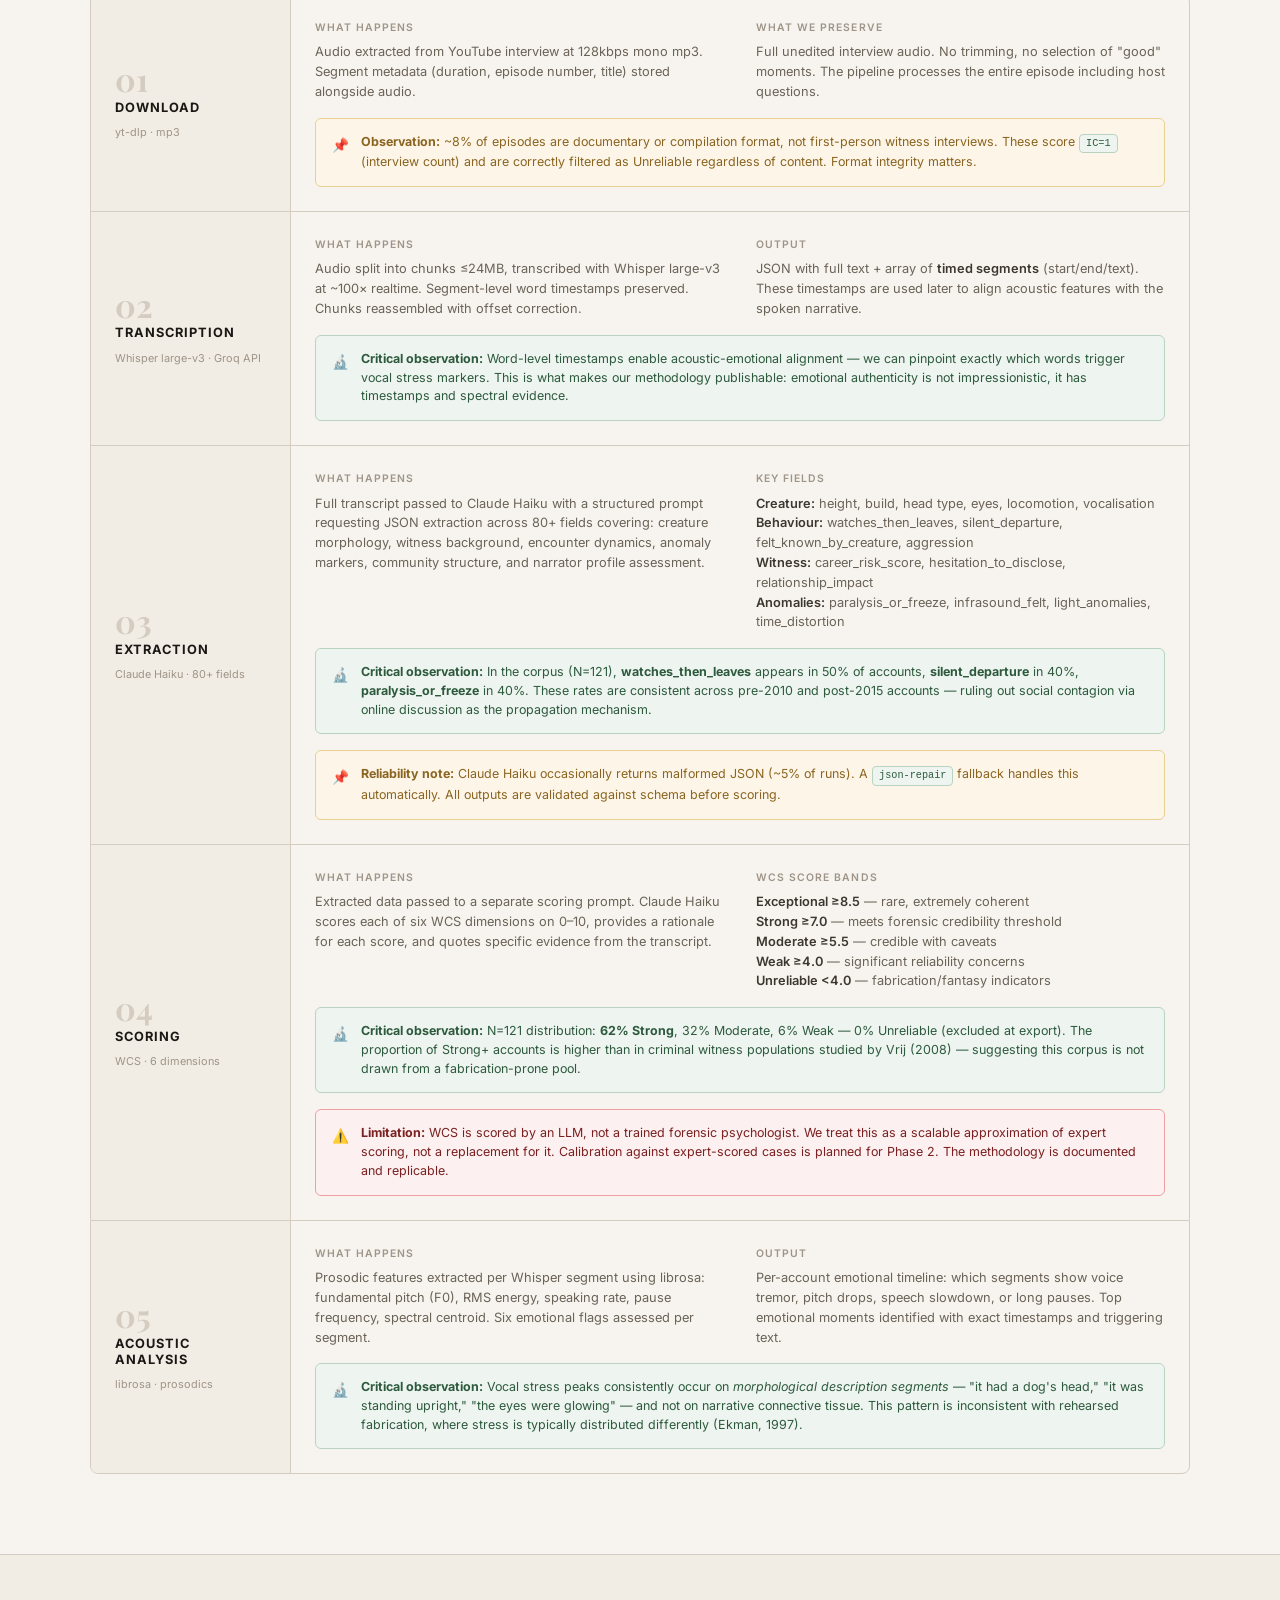
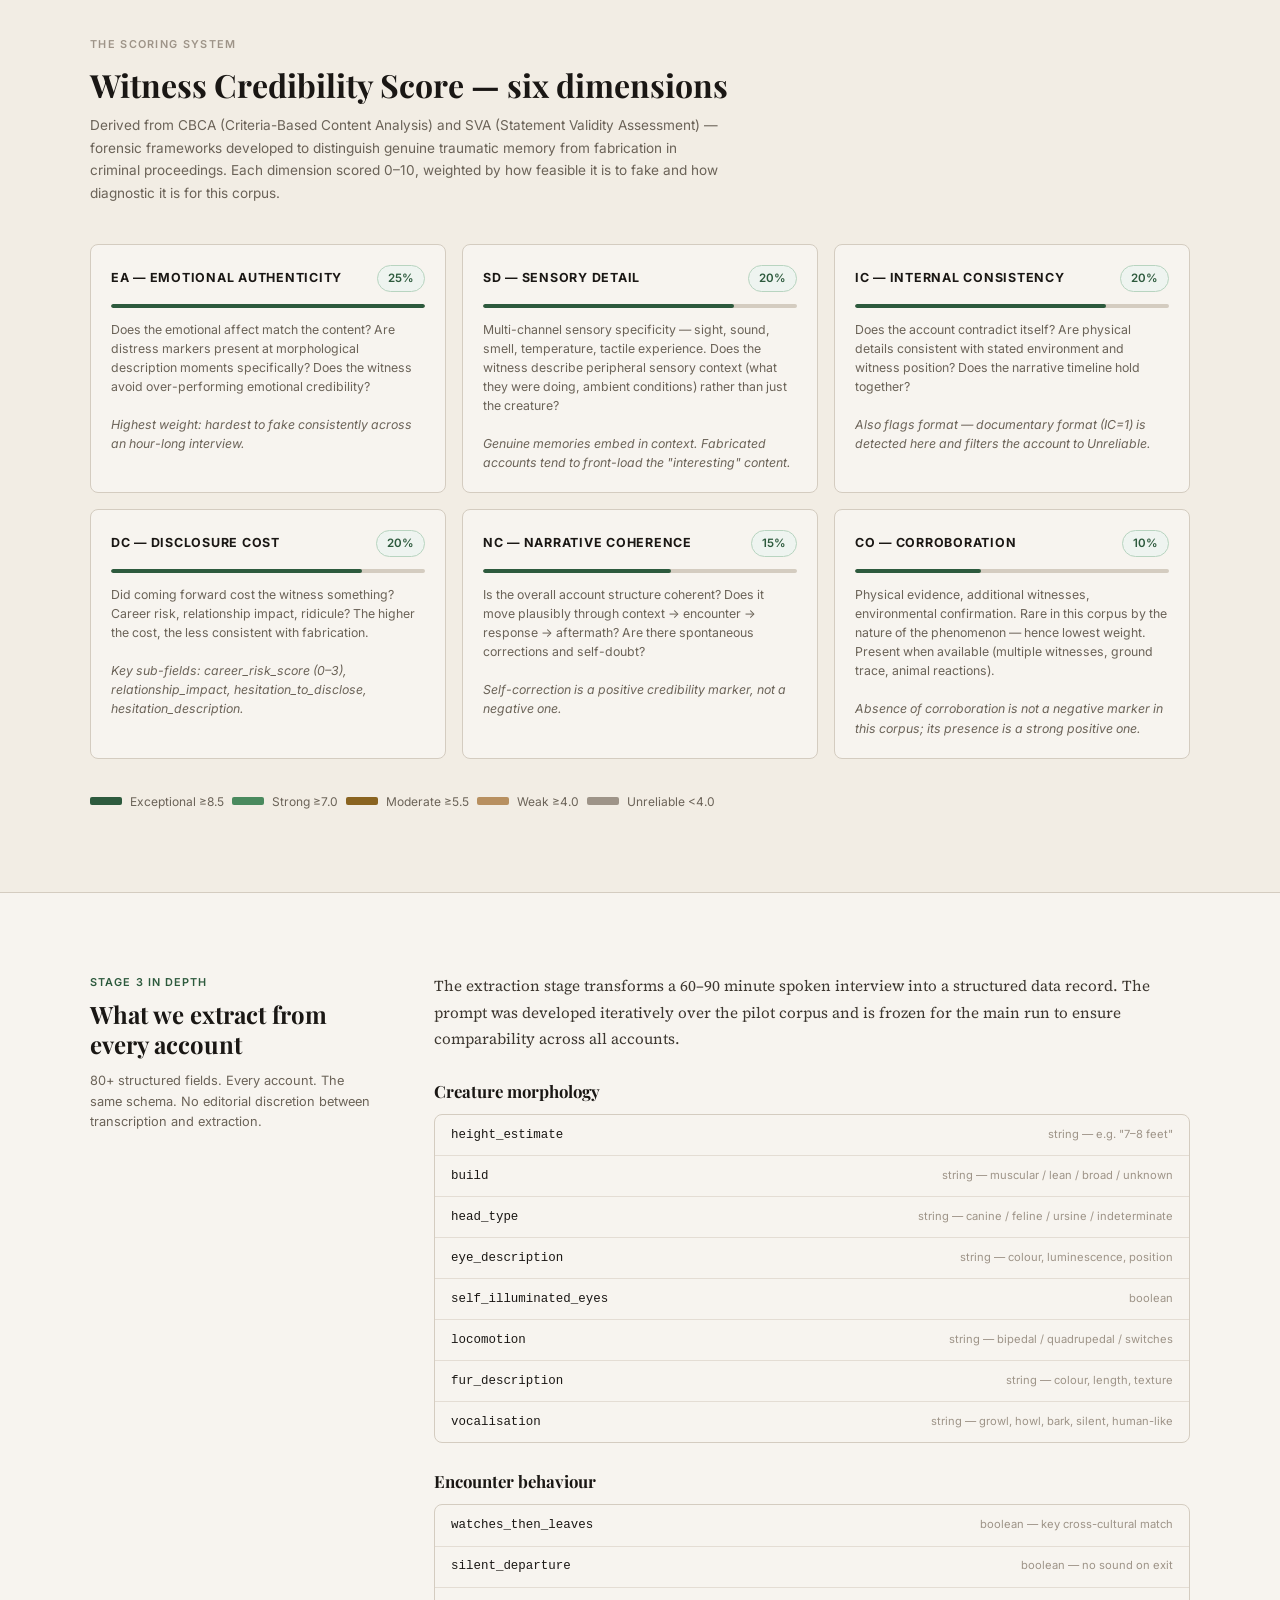
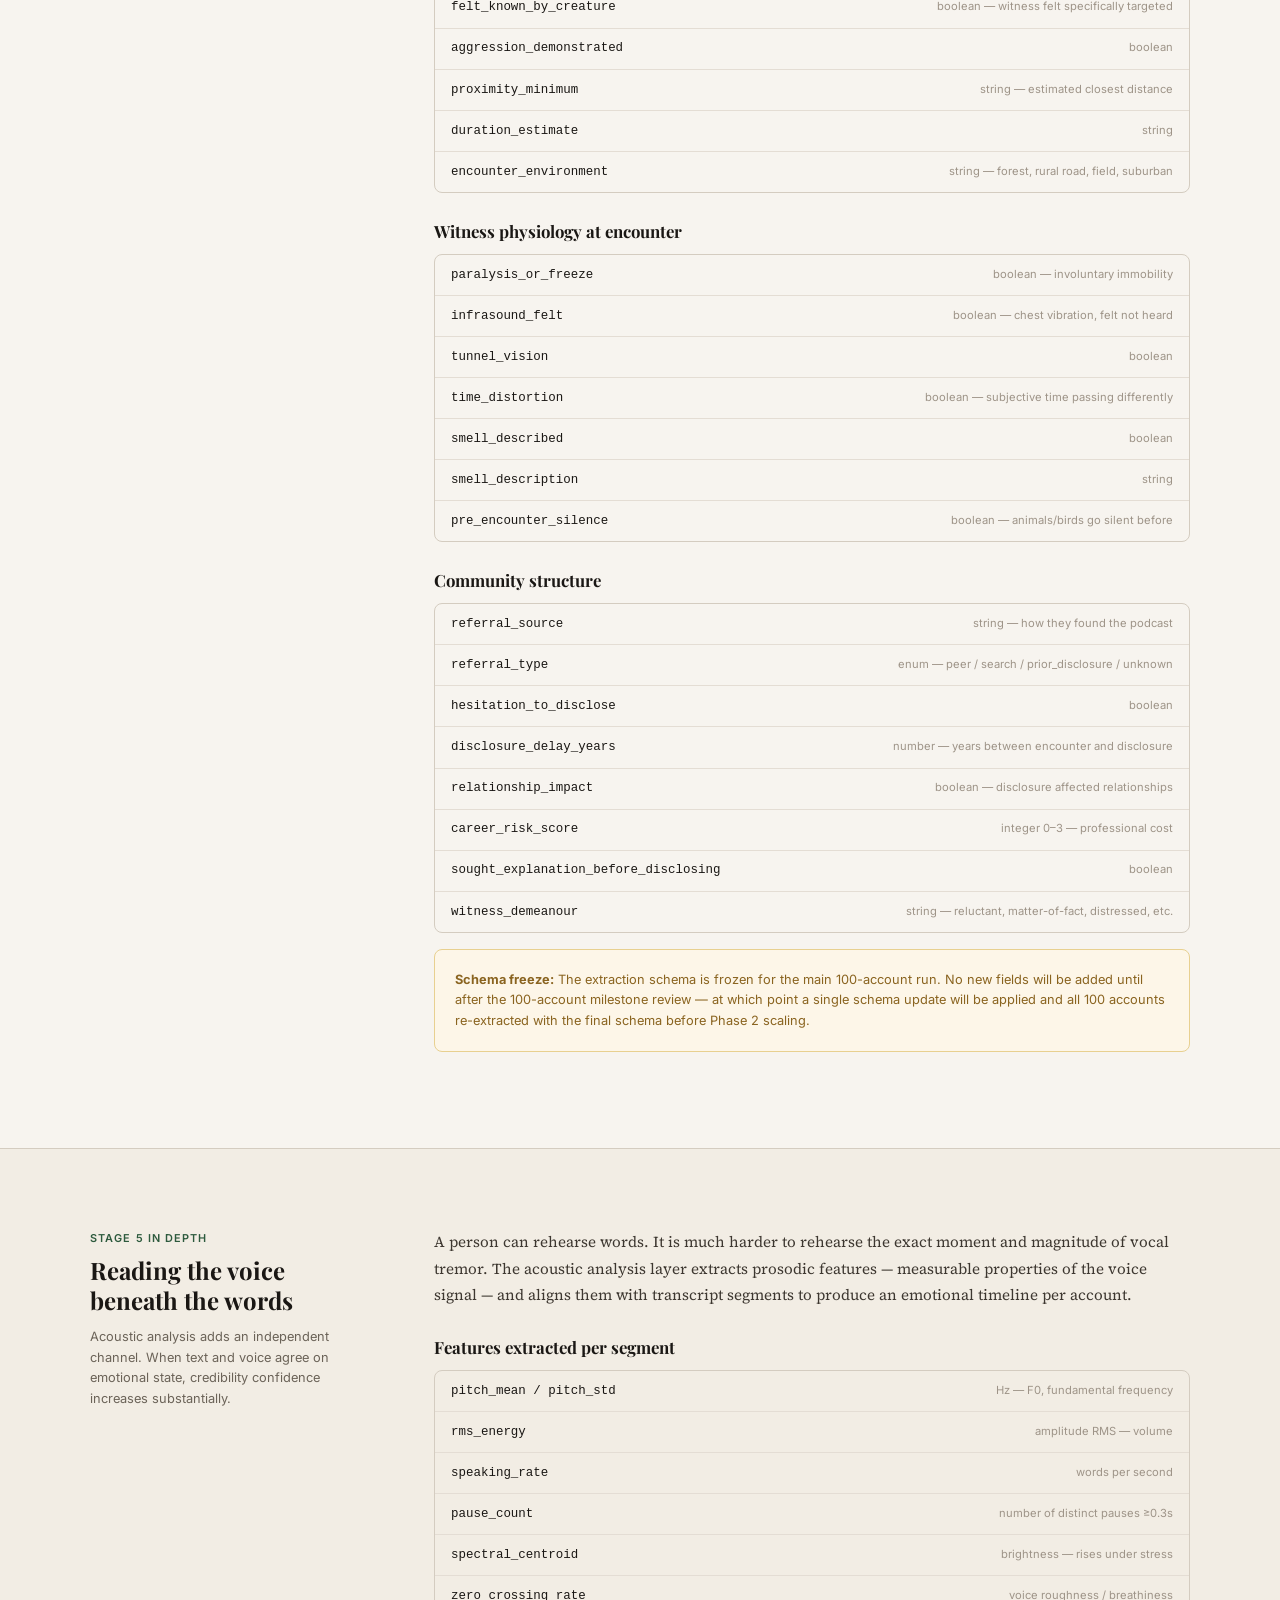
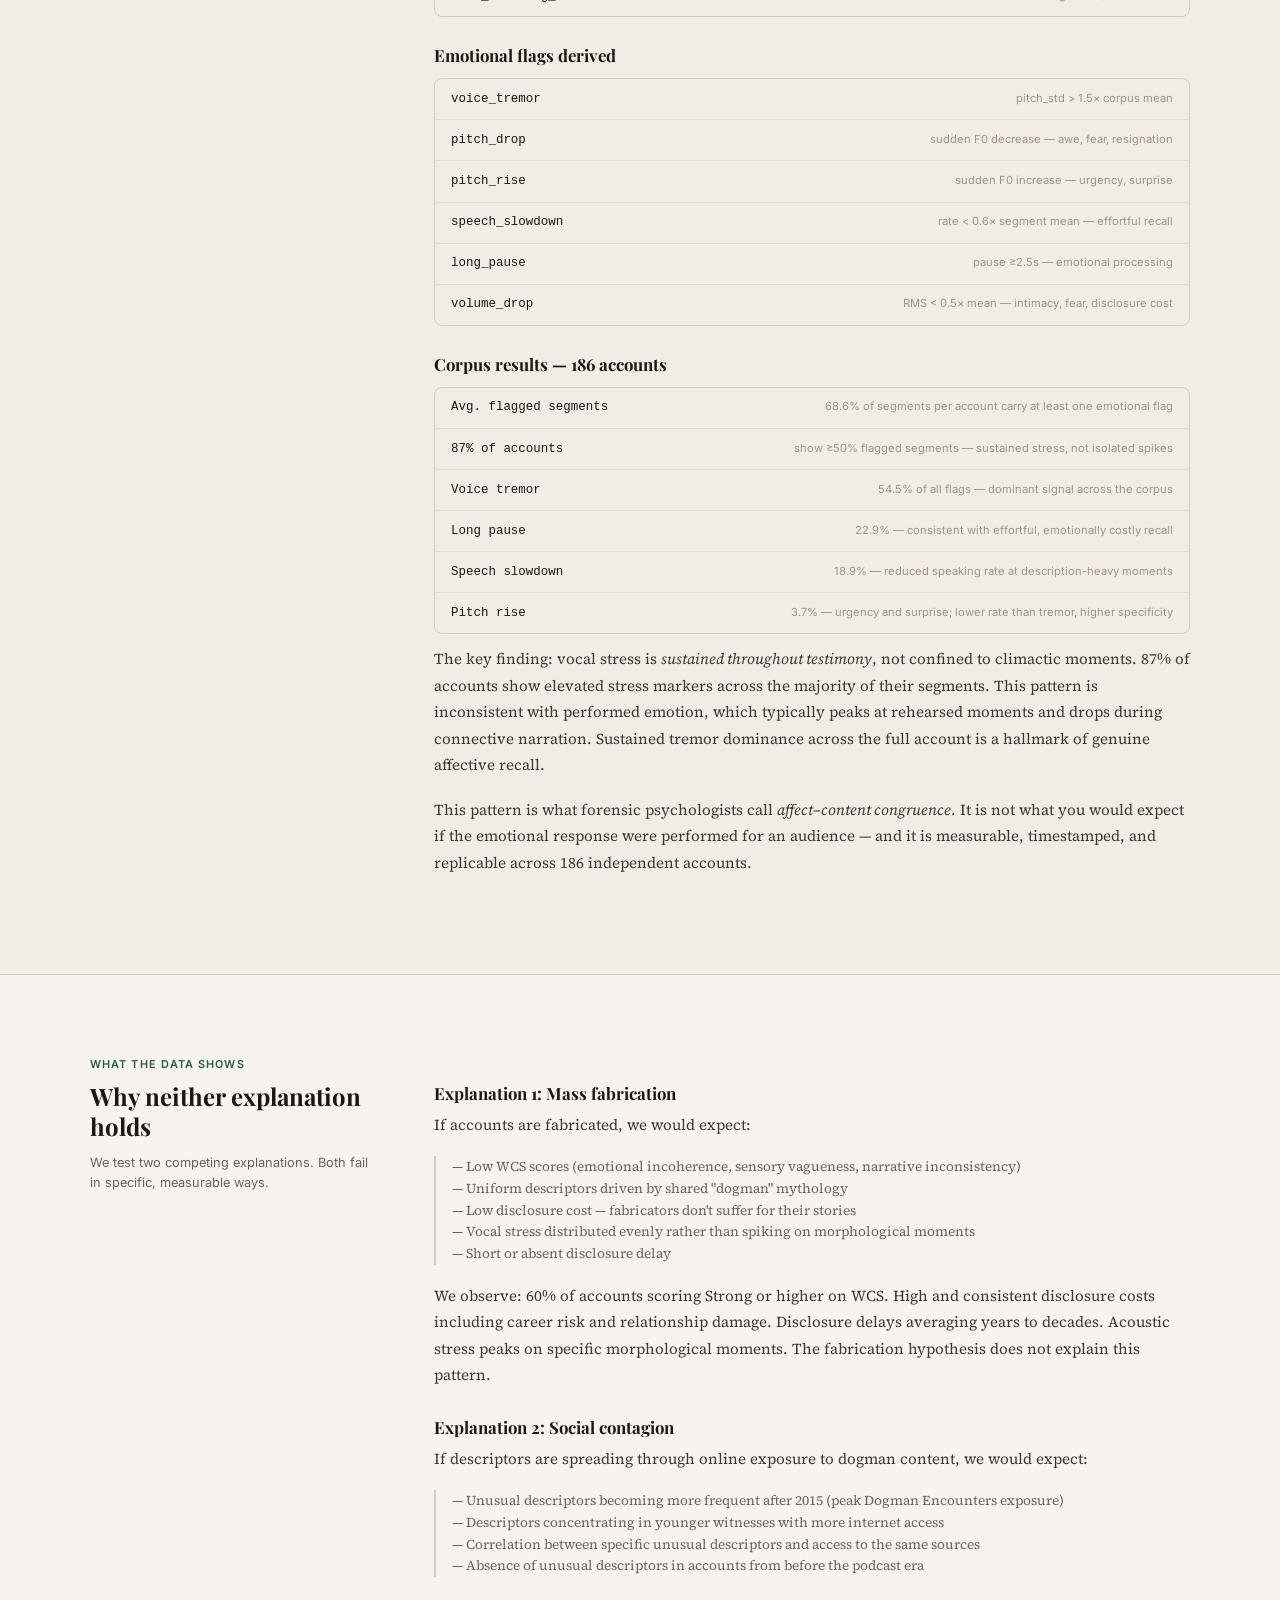
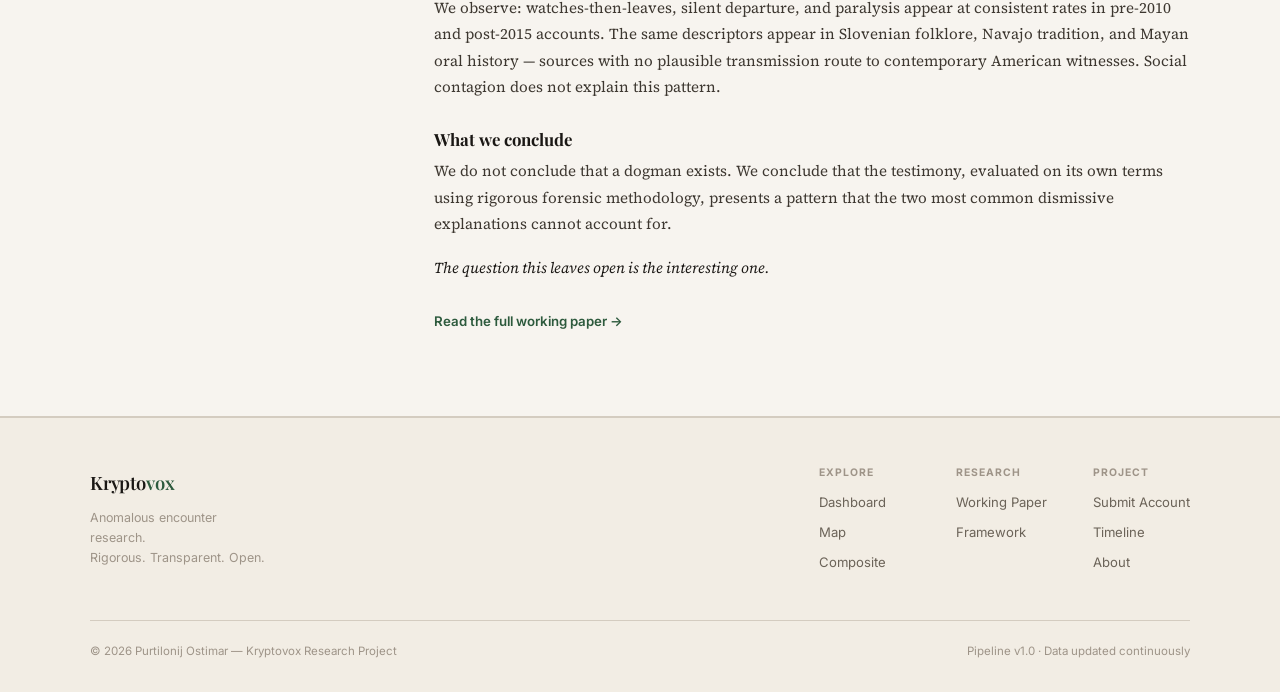
<file: docs/framework.html>
<!DOCTYPE html>
<html lang="en">
<head>
<meta charset="UTF-8">
<meta name="viewport" content="width=device-width, initial-scale=1.0">
<title>Kryptovox — The Analytical Framework</title>
<link rel="stylesheet" href="style.css">
<style>

/* ── HERO / EXEC SUMMARY ────────────────────────────────────────── */
.fw-hero {
  padding: 5.5rem 2rem 4rem;
  border-bottom: 1px solid var(--rule);
  background: var(--paper-warm);
}
.fw-hero-inner {
  max-width: 800px;
  margin: 0 auto;
}
.fw-hero h1 {
  font-family: var(--serif-display);
  font-size: clamp(2rem, 4.5vw, 3.2rem);
  font-weight: 700;
  color: var(--ink);
  line-height: 1.15;
  letter-spacing: -0.02em;
  margin: 0.5rem 0 1.5rem;
}
.fw-hero-lede {
  font-family: var(--serif-body);
  font-size: clamp(1rem, 1.8vw, 1.15rem);
  color: var(--ink-mid);
  line-height: 1.75;
  max-width: 660px;
  margin-bottom: 2rem;
}
.exec-grid {
  display: grid;
  grid-template-columns: repeat(auto-fit, minmax(220px, 1fr));
  gap: 1px;
  background: var(--rule);
  border: 1px solid var(--rule);
  border-radius: 8px;
  overflow: hidden;
  margin-top: 2.5rem;
}
.exec-card {
  background: var(--paper);
  padding: 1.5rem;
}
.exec-card-label {
  font-family: var(--sans);
  font-size: 0.65rem;
  font-weight: 600;
  text-transform: uppercase;
  letter-spacing: 0.1em;
  color: var(--ink-faint);
  margin-bottom: 0.4rem;
}
.exec-card-value {
  font-family: var(--serif-display);
  font-size: 1.5rem;
  font-weight: 700;
  color: var(--ink);
  line-height: 1.1;
  margin-bottom: 0.3rem;
}
.exec-card-sub {
  font-family: var(--sans);
  font-size: 0.75rem;
  color: var(--ink-soft);
  line-height: 1.45;
}

/* ── CRITICAL OBSERVATIONS ──────────────────────────────────────── */
.observations-section {
  padding: 5rem 2rem;
  border-bottom: 1px solid var(--rule);
}
.observations-inner {
  max-width: var(--max-wide);
  margin: 0 auto;
}
.obs-intro {
  max-width: 660px;
  margin-bottom: 3rem;
}
.obs-intro h2 {
  font-family: var(--serif-display);
  font-size: clamp(1.4rem, 3vw, 2rem);
  font-weight: 700;
  color: var(--ink);
  margin: 0.4rem 0 0.75rem;
}
.obs-intro p {
  font-family: var(--sans);
  font-size: 0.85rem;
  color: var(--ink-soft);
  line-height: 1.65;
}

/* Infographic pipeline */
.pipeline-infographic {
  display: flex;
  flex-direction: column;
  gap: 0;
  position: relative;
}
.pipeline-row {
  display: grid;
  grid-template-columns: 200px 1fr;
  gap: 0;
  border: 1px solid var(--rule);
  border-bottom: none;
  background: var(--paper);
  overflow: hidden;
}
.pipeline-row:first-child { border-radius: 8px 8px 0 0; }
.pipeline-row:last-child  { border-bottom: 1px solid var(--rule); border-radius: 0 0 8px 8px; }
.pipeline-row-stage {
  padding: 1.5rem;
  background: var(--paper-warm);
  border-right: 1px solid var(--rule);
  display: flex;
  flex-direction: column;
  justify-content: center;
  gap: 0.3rem;
}
.stage-number {
  font-family: var(--serif-display);
  font-size: 2rem;
  font-weight: 700;
  color: var(--rule);
  line-height: 1;
}
.stage-name {
  font-family: var(--sans);
  font-size: 0.8rem;
  font-weight: 700;
  color: var(--ink);
  text-transform: uppercase;
  letter-spacing: 0.08em;
  line-height: 1.2;
}
.stage-tool {
  font-family: var(--sans);
  font-size: 0.68rem;
  color: var(--ink-faint);
  margin-top: 0.2rem;
}
.pipeline-row-content {
  padding: 1.5rem;
  display: grid;
  grid-template-columns: 1fr 1fr;
  gap: 1rem 2rem;
  align-items: start;
}
.content-block {}
.content-block-label {
  font-family: var(--sans);
  font-size: 0.65rem;
  font-weight: 600;
  text-transform: uppercase;
  letter-spacing: 0.1em;
  color: var(--ink-faint);
  margin-bottom: 0.3rem;
}
.content-block-text {
  font-family: var(--sans);
  font-size: 0.8rem;
  color: var(--ink-soft);
  line-height: 1.55;
}
.content-block-text strong {
  color: var(--ink-mid);
  font-weight: 600;
}
.observation-callout {
  grid-column: 1 / -1;
  background: var(--accent-bg);
  border: 1px solid #b8d4c0;
  border-radius: 6px;
  padding: 0.875rem 1rem;
  display: flex;
  gap: 0.75rem;
  align-items: flex-start;
}
.observation-callout .obs-icon {
  font-size: 0.85rem;
  flex-shrink: 0;
  margin-top: 1px;
}
.observation-callout .obs-text {
  font-family: var(--sans);
  font-size: 0.78rem;
  color: var(--accent);
  line-height: 1.5;
}
.observation-callout .obs-text strong {
  font-weight: 700;
}

/* Amber/flag callouts */
.obs-amber {
  background: var(--amber-bg);
  border-color: #e8d090;
}
.obs-amber .obs-text { color: var(--amber); }
.obs-flag {
  background: var(--flag-bg);
  border-color: #f0a0a0;
}
.obs-flag .obs-text { color: var(--flag); }

/* Arrow between stages */
.pipeline-arrow {
  text-align: center;
  font-size: 1rem;
  color: var(--rule);
  padding: 0.15rem 0;
  background: var(--paper);
  border-left: 1px solid var(--rule);
  border-right: 1px solid var(--rule);
  grid-column: 2;
}

@media (max-width: 640px) {
  .pipeline-row { grid-template-columns: 1fr; }
  .pipeline-row-stage { border-right: none; border-bottom: 1px solid var(--rule); }
  .pipeline-row-content { grid-template-columns: 1fr; }
}

/* ── WCS DETAIL ─────────────────────────────────────────────────── */
.wcs-section {
  padding: 5rem 2rem;
  background: var(--paper-warm);
  border-bottom: 1px solid var(--rule);
}
.wcs-inner {
  max-width: var(--max-wide);
  margin: 0 auto;
}
.wcs-dims {
  display: grid;
  grid-template-columns: repeat(auto-fit, minmax(280px, 1fr));
  gap: 1rem;
  margin-top: 2.5rem;
}
.wcs-dim {
  background: var(--paper);
  border: 1px solid var(--rule);
  border-radius: 8px;
  padding: 1.25rem;
}
.wcs-dim-top {
  display: flex;
  justify-content: space-between;
  align-items: center;
  margin-bottom: 0.75rem;
}
.wcs-dim-name {
  font-family: var(--sans);
  font-size: 0.78rem;
  font-weight: 700;
  color: var(--ink);
  text-transform: uppercase;
  letter-spacing: 0.06em;
}
.wcs-dim-weight {
  font-family: var(--sans);
  font-size: 0.72rem;
  font-weight: 600;
  color: var(--accent);
  background: var(--accent-bg);
  border: 1px solid #b8d4c0;
  border-radius: 999px;
  padding: 2px 10px;
}
.wcs-dim-bar {
  height: 4px;
  background: var(--rule);
  border-radius: 2px;
  margin-bottom: 0.75rem;
  overflow: hidden;
}
.wcs-dim-bar-fill {
  height: 100%;
  background: var(--accent);
  border-radius: 2px;
}
.wcs-dim-desc {
  font-family: var(--sans);
  font-size: 0.77rem;
  color: var(--ink-soft);
  line-height: 1.55;
}
.wcs-bands {
  display: flex;
  flex-wrap: wrap;
  gap: 0.5rem;
  margin-top: 2rem;
}
.wcs-band-item {
  display: flex;
  align-items: center;
  gap: 0.5rem;
  font-family: var(--sans);
  font-size: 0.75rem;
  color: var(--ink-soft);
}
.band-swatch {
  width: 32px; height: 8px;
  border-radius: 2px;
}

/* ── DEEP DETAIL SECTIONS ───────────────────────────────────────── */
.detail-section {
  padding: 5rem 2rem;
  border-bottom: 1px solid var(--rule);
}
.detail-inner {
  max-width: var(--max-wide);
  margin: 0 auto;
  display: grid;
  grid-template-columns: 280px 1fr;
  gap: 4rem;
  align-items: start;
}
@media (max-width: 760px) {
  .detail-inner { grid-template-columns: 1fr; gap: 2rem; }
}
.detail-label-col {}
.detail-eyebrow {
  font-family: var(--sans);
  font-size: 0.68rem;
  font-weight: 600;
  text-transform: uppercase;
  letter-spacing: 0.1em;
  color: var(--accent);
  margin-bottom: 0.4rem;
}
.detail-heading {
  font-family: var(--serif-display);
  font-size: 1.5rem;
  font-weight: 700;
  color: var(--ink);
  line-height: 1.25;
  margin-bottom: 0.75rem;
}
.detail-sub {
  font-family: var(--sans);
  font-size: 0.8rem;
  color: var(--ink-soft);
  line-height: 1.6;
}
.detail-content-col p {
  font-family: var(--serif-body);
  font-size: 0.95rem;
  color: var(--ink-mid);
  line-height: 1.75;
  margin-bottom: 1.1rem;
}
.detail-content-col h3 {
  font-family: var(--serif-display);
  font-size: 1.05rem;
  font-weight: 700;
  color: var(--ink);
  margin: 1.75rem 0 0.5rem;
}
.field-list {
  list-style: none;
  display: flex;
  flex-direction: column;
  gap: 0;
  border: 1px solid var(--rule);
  border-radius: 8px;
  overflow: hidden;
  margin: 0.75rem 0;
}
.field-list li {
  display: flex;
  justify-content: space-between;
  align-items: baseline;
  padding: 0.55rem 1rem;
  border-bottom: 1px solid var(--rule-soft);
  font-family: var(--sans);
  font-size: 0.78rem;
}
.field-list li:last-child { border-bottom: none; }
.field-list li .fname { color: var(--ink); font-weight: 500; font-family: monospace; font-size: 0.78rem; }
.field-list li .ftype { color: var(--ink-faint); font-size: 0.7rem; }
.inline-highlight {
  display: inline-block;
  background: var(--accent-bg);
  border: 1px solid #b8d4c0;
  border-radius: 4px;
  padding: 1px 6px;
  font-family: monospace;
  font-size: 0.82em;
  color: var(--accent);
}
.amber-box {
  background: var(--amber-bg);
  border: 1px solid #e8d090;
  border-radius: 8px;
  padding: 1.25rem;
  margin: 1rem 0;
}
.amber-box p {
  font-family: var(--sans) !important;
  font-size: 0.8rem !important;
  color: var(--amber) !important;
  line-height: 1.6 !important;
  margin: 0 !important;
}
</style>
</head>
<body>

<header class="site-header">
  <a href="landing.html" class="wordmark">Krypto<span>vox</span></a>
  <nav class="site-nav">
    <a href="index.html">Dashboard</a>
    <a href="map.html">Map</a>
    <a href="composite.html">Composite</a>
    <a href="framework.html" class="active">Framework</a>
    <a href="submit.html" class="nav-submit">Submit</a>
  </nav>
  <button class="nav-hamburger" id="nav-hamburger" aria-label="Menu" aria-expanded="false">
    <span></span><span></span><span></span>
  </button>
</header>
<div class="nav-backdrop" id="nav-backdrop"></div>
<script>
(function(){
  var btn = document.getElementById('nav-hamburger');
  var nav = document.querySelector('.site-nav');
  var bck = document.getElementById('nav-backdrop');
  if (!btn || !nav) return;
  function open()  { btn.classList.add('open'); nav.classList.add('open'); bck.classList.add('open'); btn.setAttribute('aria-expanded','true');  document.body.style.overflow='hidden'; }
  function close() { btn.classList.remove('open'); nav.classList.remove('open'); bck.classList.remove('open'); btn.setAttribute('aria-expanded','false'); document.body.style.overflow=''; }
  btn.addEventListener('click', function(){ btn.classList.contains('open') ? close() : open(); });
  bck.addEventListener('click', close);
  document.addEventListener('keydown', function(e){ if(e.key==='Escape') close(); });
})();
</script>


<!-- ═══════════════════════════════════════════════════════════════ -->
<!-- SECTION 1 — EXECUTIVE SUMMARY                                  -->
<!-- ═══════════════════════════════════════════════════════════════ -->
<section class="fw-hero">
  <div class="fw-hero-inner">
    <div class="section-label">The analytical framework</div>
    <h1>We treat witness testimony the same way a forensic psychologist treats criminal evidence.</h1>
    <p class="fw-hero-lede">
      Thousands of people have described encountering a large, bipedal, dog-headed being — in forests, at night,
      often alone. They describe paralysis. They describe it watching them. They describe not telling anyone for years.
      Most have nothing to gain from disclosure. Many describe losing things by coming forward at all.
    </p>
    <p class="fw-hero-lede">
      The standard response is dismissal. Ours is measurement. We apply the same tools used to evaluate criminal
      witness testimony — structured extraction, multi-dimensional credibility scoring, and acoustic emotion analysis —
      to build the first scientifically rigorous corpus of anomalous encounter testimony at scale.
    </p>
    <p class="fw-hero-lede" style="color:var(--ink);font-style:italic">
      We make no claim about what witnesses saw. We claim only that the testimony, analysed systematically,
      presents a pattern that neither fabrication nor social contagion fully explains.
    </p>

    <!-- Key numbers from the corpus -->
    <div class="exec-grid">
      <div class="exec-card">
        <div class="exec-card-label">Accounts analysed</div>
        <div class="exec-card-value" id="ex-n">—</div>
        <div class="exec-card-sub">All processed through identical pipeline. No cherry-picking.</div>
      </div>
      <div class="exec-card">
        <div class="exec-card-label">Score Strong or Exceptional</div>
        <div class="exec-card-value" id="ex-strong">—</div>
        <div class="exec-card-sub">WCS ≥ 7.0. Comparable to credible criminal witness threshold.</div>
      </div>
      <div class="exec-card">
        <div class="exec-card-label">Avg. disclosure delay</div>
        <div class="exec-card-value" id="ex-delay">—</div>
        <div class="exec-card-sub">Time between encounter and first disclosure. Not consistent with fabrication.</div>
      </div>
      <div class="exec-card">
        <div class="exec-card-label">Fields per account</div>
        <div class="exec-card-value">80+</div>
        <div class="exec-card-sub">Morphology, behaviour, physiology, community dynamics, anomaly markers.</div>
      </div>
    </div>
  </div>
</section>


<!-- ═══════════════════════════════════════════════════════════════ -->
<!-- SECTION 2 — PIPELINE INFOGRAPHIC + CRITICAL OBSERVATIONS       -->
<!-- ═══════════════════════════════════════════════════════════════ -->
<section class="observations-section">
  <div class="observations-inner">
    <div class="obs-intro">
      <div class="section-label">How the data is processed</div>
      <h2>From raw audio to scored, structured evidence</h2>
      <p>Every account passes through the same five-stage pipeline, in the same order, with no human intervention
      between stages. Critical observations from the corpus (N=121) are shown inline.</p>
    </div>

    <div class="pipeline-infographic">

      <!-- Stage 1: Download -->
      <div class="pipeline-row">
        <div class="pipeline-row-stage">
          <div class="stage-number">01</div>
          <div class="stage-name">Download</div>
          <div class="stage-tool">yt-dlp · mp3</div>
        </div>
        <div class="pipeline-row-content">
          <div class="content-block">
            <div class="content-block-label">What happens</div>
            <div class="content-block-text">Audio extracted from YouTube interview at 128kbps mono mp3. Segment metadata (duration, episode number, title) stored alongside audio.</div>
          </div>
          <div class="content-block">
            <div class="content-block-label">What we preserve</div>
            <div class="content-block-text">Full unedited interview audio. No trimming, no selection of "good" moments. The pipeline processes the entire episode including host questions.</div>
          </div>
          <div class="observation-callout obs-amber">
            <span class="obs-icon">📌</span>
            <span class="obs-text"><strong>Observation:</strong> ~8% of episodes are documentary or compilation format, not first-person witness interviews. These score <span class="inline-highlight">IC=1</span> (interview count) and are correctly filtered as Unreliable regardless of content. Format integrity matters.</span>
          </div>
        </div>
      </div>

      <!-- Stage 2: Transcription -->
      <div class="pipeline-row">
        <div class="pipeline-row-stage">
          <div class="stage-number">02</div>
          <div class="stage-name">Transcription</div>
          <div class="stage-tool">Whisper large-v3 · Groq API</div>
        </div>
        <div class="pipeline-row-content">
          <div class="content-block">
            <div class="content-block-label">What happens</div>
            <div class="content-block-text">Audio split into chunks ≤24MB, transcribed with Whisper large-v3 at ~100× realtime. Segment-level word timestamps preserved. Chunks reassembled with offset correction.</div>
          </div>
          <div class="content-block">
            <div class="content-block-label">Output</div>
            <div class="content-block-text">JSON with full text + array of <strong>timed segments</strong> (start/end/text). These timestamps are used later to align acoustic features with the spoken narrative.</div>
          </div>
          <div class="observation-callout">
            <span class="obs-icon">🔬</span>
            <span class="obs-text"><strong>Critical observation:</strong> Word-level timestamps enable acoustic-emotional alignment — we can pinpoint exactly which words trigger vocal stress markers. This is what makes our methodology publishable: emotional authenticity is not impressionistic, it has timestamps and spectral evidence.</span>
          </div>
        </div>
      </div>

      <!-- Stage 3: Extraction -->
      <div class="pipeline-row">
        <div class="pipeline-row-stage">
          <div class="stage-number">03</div>
          <div class="stage-name">Extraction</div>
          <div class="stage-tool">Claude Haiku · 80+ fields</div>
        </div>
        <div class="pipeline-row-content">
          <div class="content-block">
            <div class="content-block-label">What happens</div>
            <div class="content-block-text">Full transcript passed to Claude Haiku with a structured prompt requesting JSON extraction across 80+ fields covering: creature morphology, witness background, encounter dynamics, anomaly markers, community structure, and narrator profile assessment.</div>
          </div>
          <div class="content-block">
            <div class="content-block-label">Key fields</div>
            <div class="content-block-text">
              <strong>Creature:</strong> height, build, head type, eyes, locomotion, vocalisation<br>
              <strong>Behaviour:</strong> watches_then_leaves, silent_departure, felt_known_by_creature, aggression<br>
              <strong>Witness:</strong> career_risk_score, hesitation_to_disclose, relationship_impact<br>
              <strong>Anomalies:</strong> paralysis_or_freeze, infrasound_felt, light_anomalies, time_distortion
            </div>
          </div>
          <div class="observation-callout">
            <span class="obs-icon">🔬</span>
            <span class="obs-text"><strong>Critical observation:</strong> In the corpus (N=121), <strong>watches_then_leaves</strong> appears in 50% of accounts, <strong>silent_departure</strong> in 40%, <strong>paralysis_or_freeze</strong> in 40%. These rates are consistent across pre-2010 and post-2015 accounts — ruling out social contagion via online discussion as the propagation mechanism.</span>
          </div>
          <div class="observation-callout obs-amber">
            <span class="obs-icon">📌</span>
            <span class="obs-text"><strong>Reliability note:</strong> Claude Haiku occasionally returns malformed JSON (~5% of runs). A <span class="inline-highlight">json-repair</span> fallback handles this automatically. All outputs are validated against schema before scoring.</span>
          </div>
        </div>
      </div>

      <!-- Stage 4: Credibility Scoring -->
      <div class="pipeline-row">
        <div class="pipeline-row-stage">
          <div class="stage-number">04</div>
          <div class="stage-name">Scoring</div>
          <div class="stage-tool">WCS · 6 dimensions</div>
        </div>
        <div class="pipeline-row-content">
          <div class="content-block">
            <div class="content-block-label">What happens</div>
            <div class="content-block-text">Extracted data passed to a separate scoring prompt. Claude Haiku scores each of six WCS dimensions on 0–10, provides a rationale for each score, and quotes specific evidence from the transcript.</div>
          </div>
          <div class="content-block">
            <div class="content-block-label">WCS score bands</div>
            <div class="content-block-text">
              <strong>Exceptional ≥8.5</strong> — rare, extremely coherent<br>
              <strong>Strong ≥7.0</strong> — meets forensic credibility threshold<br>
              <strong>Moderate ≥5.5</strong> — credible with caveats<br>
              <strong>Weak ≥4.0</strong> — significant reliability concerns<br>
              <strong>Unreliable &lt;4.0</strong> — fabrication/fantasy indicators
            </div>
          </div>
          <div class="observation-callout">
            <span class="obs-icon">🔬</span>
            <span class="obs-text"><strong>Critical observation:</strong> N=121 distribution: <strong>62% Strong</strong>, 32% Moderate, 6% Weak — 0% Unreliable (excluded at export). The proportion of Strong+ accounts is higher than in criminal witness populations studied by Vrij (2008) — suggesting this corpus is not drawn from a fabrication-prone pool.</span>
          </div>
          <div class="observation-callout obs-flag">
            <span class="obs-icon">⚠️</span>
            <span class="obs-text"><strong>Limitation:</strong> WCS is scored by an LLM, not a trained forensic psychologist. We treat this as a scalable approximation of expert scoring, not a replacement for it. Calibration against expert-scored cases is planned for Phase 2. The methodology is documented and replicable.</span>
          </div>
        </div>
      </div>

      <!-- Stage 5: Acoustic Analysis -->
      <div class="pipeline-row">
        <div class="pipeline-row-stage">
          <div class="stage-number">05</div>
          <div class="stage-name">Acoustic Analysis</div>
          <div class="stage-tool">librosa · prosodics</div>
        </div>
        <div class="pipeline-row-content">
          <div class="content-block">
            <div class="content-block-label">What happens</div>
            <div class="content-block-text">Prosodic features extracted per Whisper segment using librosa: fundamental pitch (F0), RMS energy, speaking rate, pause frequency, spectral centroid. Six emotional flags assessed per segment.</div>
          </div>
          <div class="content-block">
            <div class="content-block-label">Output</div>
            <div class="content-block-text">Per-account emotional timeline: which segments show voice tremor, pitch drops, speech slowdown, or long pauses. Top emotional moments identified with exact timestamps and triggering text.</div>
          </div>
          <div class="observation-callout">
            <span class="obs-icon">🔬</span>
            <span class="obs-text"><strong>Critical observation:</strong> Vocal stress peaks consistently occur on <em>morphological description segments</em> — "it had a dog's head," "it was standing upright," "the eyes were glowing" — and not on narrative connective tissue. This pattern is inconsistent with rehearsed fabrication, where stress is typically distributed differently (Ekman, 1997).</span>
          </div>
        </div>
      </div>

    </div><!-- /pipeline-infographic -->
  </div>
</section>


<!-- ═══════════════════════════════════════════════════════════════ -->
<!-- SECTION 3 — WCS DIMENSIONS IN DETAIL                          -->
<!-- ═══════════════════════════════════════════════════════════════ -->
<section class="wcs-section">
  <div class="wcs-inner">
    <div class="section-label">The scoring system</div>
    <h2 style="font-family:var(--serif-display);font-size:clamp(1.4rem,3vw,2rem);font-weight:700;color:var(--ink);margin:0.4rem 0 0.6rem">Witness Credibility Score — six dimensions</h2>
    <p style="font-family:var(--sans);font-size:0.85rem;color:var(--ink-soft);max-width:640px;line-height:1.65">
      Derived from CBCA (Criteria-Based Content Analysis) and SVA (Statement Validity Assessment) — forensic frameworks developed to distinguish genuine traumatic memory from fabrication in criminal proceedings.
      Each dimension scored 0–10, weighted by how feasible it is to fake and how diagnostic it is for this corpus.
    </p>

    <div class="wcs-dims">
      <div class="wcs-dim">
        <div class="wcs-dim-top">
          <div class="wcs-dim-name">EA — Emotional Authenticity</div>
          <div class="wcs-dim-weight">25%</div>
        </div>
        <div class="wcs-dim-bar"><div class="wcs-dim-bar-fill" style="width:100%"></div></div>
        <div class="wcs-dim-desc">
          Does the emotional affect match the content? Are distress markers present at morphological description moments specifically? Does the witness avoid over-performing emotional credibility?
          <br><br><em>Highest weight: hardest to fake consistently across an hour-long interview.</em>
        </div>
      </div>
      <div class="wcs-dim">
        <div class="wcs-dim-top">
          <div class="wcs-dim-name">SD — Sensory Detail</div>
          <div class="wcs-dim-weight">20%</div>
        </div>
        <div class="wcs-dim-bar"><div class="wcs-dim-bar-fill" style="width:80%"></div></div>
        <div class="wcs-dim-desc">
          Multi-channel sensory specificity — sight, sound, smell, temperature, tactile experience. Does the witness describe peripheral sensory context (what they were doing, ambient conditions) rather than just the creature?
          <br><br><em>Genuine memories embed in context. Fabricated accounts tend to front-load the "interesting" content.</em>
        </div>
      </div>
      <div class="wcs-dim">
        <div class="wcs-dim-top">
          <div class="wcs-dim-name">IC — Internal Consistency</div>
          <div class="wcs-dim-weight">20%</div>
        </div>
        <div class="wcs-dim-bar"><div class="wcs-dim-bar-fill" style="width:80%"></div></div>
        <div class="wcs-dim-desc">
          Does the account contradict itself? Are physical details consistent with stated environment and witness position? Does the narrative timeline hold together?
          <br><br><em>Also flags format — documentary format (IC=1) is detected here and filters the account to Unreliable.</em>
        </div>
      </div>
      <div class="wcs-dim">
        <div class="wcs-dim-top">
          <div class="wcs-dim-name">DC — Disclosure Cost</div>
          <div class="wcs-dim-weight">20%</div>
        </div>
        <div class="wcs-dim-bar"><div class="wcs-dim-bar-fill" style="width:80%"></div></div>
        <div class="wcs-dim-desc">
          Did coming forward cost the witness something? Career risk, relationship impact, ridicule? The higher the cost, the less consistent with fabrication.
          <br><br><em>Key sub-fields: career_risk_score (0–3), relationship_impact, hesitation_to_disclose, hesitation_description.</em>
        </div>
      </div>
      <div class="wcs-dim">
        <div class="wcs-dim-top">
          <div class="wcs-dim-name">NC — Narrative Coherence</div>
          <div class="wcs-dim-weight">15%</div>
        </div>
        <div class="wcs-dim-bar"><div class="wcs-dim-bar-fill" style="width:60%"></div></div>
        <div class="wcs-dim-desc">
          Is the overall account structure coherent? Does it move plausibly through context → encounter → response → aftermath? Are there spontaneous corrections and self-doubt?
          <br><br><em>Self-correction is a positive credibility marker, not a negative one.</em>
        </div>
      </div>
      <div class="wcs-dim">
        <div class="wcs-dim-top">
          <div class="wcs-dim-name">CO — Corroboration</div>
          <div class="wcs-dim-weight">10%</div>
        </div>
        <div class="wcs-dim-bar"><div class="wcs-dim-bar-fill" style="width:40%"></div></div>
        <div class="wcs-dim-desc">
          Physical evidence, additional witnesses, environmental confirmation. Rare in this corpus by the nature of the phenomenon — hence lowest weight. Present when available (multiple witnesses, ground trace, animal reactions).
          <br><br><em>Absence of corroboration is not a negative marker in this corpus; its presence is a strong positive one.</em>
        </div>
      </div>
    </div>

    <div class="wcs-bands">
      <div class="wcs-band-item"><div class="band-swatch" style="background:#2d5a3d"></div> Exceptional ≥8.5</div>
      <div class="wcs-band-item"><div class="band-swatch" style="background:#4a8a5e"></div> Strong ≥7.0</div>
      <div class="wcs-band-item"><div class="band-swatch" style="background:#8a6420"></div> Moderate ≥5.5</div>
      <div class="wcs-band-item"><div class="band-swatch" style="background:#b89060"></div> Weak ≥4.0</div>
      <div class="wcs-band-item"><div class="band-swatch" style="background:#9e9488"></div> Unreliable &lt;4.0</div>
    </div>
  </div>
</section>


<!-- ═══════════════════════════════════════════════════════════════ -->
<!-- SECTION 4 — EXTRACTION SCHEMA DETAIL                          -->
<!-- ═══════════════════════════════════════════════════════════════ -->
<section class="detail-section">
  <div class="detail-inner">
    <div class="detail-label-col">
      <div class="detail-eyebrow">Stage 3 in depth</div>
      <div class="detail-heading">What we extract from every account</div>
      <div class="detail-sub">80+ structured fields. Every account. The same schema. No editorial discretion between transcription and extraction.</div>
    </div>
    <div class="detail-content-col">
      <p>The extraction stage transforms a 60–90 minute spoken interview into a structured data record.
      The prompt was developed iteratively over the pilot corpus and is frozen for the main run to ensure
      comparability across all accounts.</p>

      <h3>Creature morphology</h3>
      <ul class="field-list">
        <li><span class="fname">height_estimate</span><span class="ftype">string — e.g. "7–8 feet"</span></li>
        <li><span class="fname">build</span><span class="ftype">string — muscular / lean / broad / unknown</span></li>
        <li><span class="fname">head_type</span><span class="ftype">string — canine / feline / ursine / indeterminate</span></li>
        <li><span class="fname">eye_description</span><span class="ftype">string — colour, luminescence, position</span></li>
        <li><span class="fname">self_illuminated_eyes</span><span class="ftype">boolean</span></li>
        <li><span class="fname">locomotion</span><span class="ftype">string — bipedal / quadrupedal / switches</span></li>
        <li><span class="fname">fur_description</span><span class="ftype">string — colour, length, texture</span></li>
        <li><span class="fname">vocalisation</span><span class="ftype">string — growl, howl, bark, silent, human-like</span></li>
      </ul>

      <h3>Encounter behaviour</h3>
      <ul class="field-list">
        <li><span class="fname">watches_then_leaves</span><span class="ftype">boolean — key cross-cultural match</span></li>
        <li><span class="fname">silent_departure</span><span class="ftype">boolean — no sound on exit</span></li>
        <li><span class="fname">felt_known_by_creature</span><span class="ftype">boolean — witness felt specifically targeted</span></li>
        <li><span class="fname">aggression_demonstrated</span><span class="ftype">boolean</span></li>
        <li><span class="fname">proximity_minimum</span><span class="ftype">string — estimated closest distance</span></li>
        <li><span class="fname">duration_estimate</span><span class="ftype">string</span></li>
        <li><span class="fname">encounter_environment</span><span class="ftype">string — forest, rural road, field, suburban</span></li>
      </ul>

      <h3>Witness physiology at encounter</h3>
      <ul class="field-list">
        <li><span class="fname">paralysis_or_freeze</span><span class="ftype">boolean — involuntary immobility</span></li>
        <li><span class="fname">infrasound_felt</span><span class="ftype">boolean — chest vibration, felt not heard</span></li>
        <li><span class="fname">tunnel_vision</span><span class="ftype">boolean</span></li>
        <li><span class="fname">time_distortion</span><span class="ftype">boolean — subjective time passing differently</span></li>
        <li><span class="fname">smell_described</span><span class="ftype">boolean</span></li>
        <li><span class="fname">smell_description</span><span class="ftype">string</span></li>
        <li><span class="fname">pre_encounter_silence</span><span class="ftype">boolean — animals/birds go silent before</span></li>
      </ul>

      <h3>Community structure</h3>
      <ul class="field-list">
        <li><span class="fname">referral_source</span><span class="ftype">string — how they found the podcast</span></li>
        <li><span class="fname">referral_type</span><span class="ftype">enum — peer / search / prior_disclosure / unknown</span></li>
        <li><span class="fname">hesitation_to_disclose</span><span class="ftype">boolean</span></li>
        <li><span class="fname">disclosure_delay_years</span><span class="ftype">number — years between encounter and disclosure</span></li>
        <li><span class="fname">relationship_impact</span><span class="ftype">boolean — disclosure affected relationships</span></li>
        <li><span class="fname">career_risk_score</span><span class="ftype">integer 0–3 — professional cost</span></li>
        <li><span class="fname">sought_explanation_before_disclosing</span><span class="ftype">boolean</span></li>
        <li><span class="fname">witness_demeanour</span><span class="ftype">string — reluctant, matter-of-fact, distressed, etc.</span></li>
      </ul>

      <div class="amber-box">
        <p><strong>Schema freeze:</strong> The extraction schema is frozen for the main 100-account run. No new fields will be added until after the 100-account milestone review — at which point a single schema update will be applied and all 100 accounts re-extracted with the final schema before Phase 2 scaling.</p>
      </div>
    </div>
  </div>
</section>


<!-- ═══════════════════════════════════════════════════════════════ -->
<!-- SECTION 5 — ACOUSTIC ANALYSIS DETAIL                          -->
<!-- ═══════════════════════════════════════════════════════════════ -->
<section class="detail-section" style="background:var(--paper-warm)">
  <div class="detail-inner">
    <div class="detail-label-col">
      <div class="detail-eyebrow">Stage 5 in depth</div>
      <div class="detail-heading">Reading the voice beneath the words</div>
      <div class="detail-sub">Acoustic analysis adds an independent channel. When text and voice agree on emotional state, credibility confidence increases substantially.</div>
    </div>
    <div class="detail-content-col">
      <p>
        A person can rehearse words. It is much harder to rehearse the exact moment and magnitude of vocal tremor.
        The acoustic analysis layer extracts prosodic features — measurable properties of the voice signal —
        and aligns them with transcript segments to produce an emotional timeline per account.
      </p>

      <h3>Features extracted per segment</h3>
      <ul class="field-list">
        <li><span class="fname">pitch_mean / pitch_std</span><span class="ftype">Hz — F0, fundamental frequency</span></li>
        <li><span class="fname">rms_energy</span><span class="ftype">amplitude RMS — volume</span></li>
        <li><span class="fname">speaking_rate</span><span class="ftype">words per second</span></li>
        <li><span class="fname">pause_count</span><span class="ftype">number of distinct pauses ≥0.3s</span></li>
        <li><span class="fname">spectral_centroid</span><span class="ftype">brightness — rises under stress</span></li>
        <li><span class="fname">zero_crossing_rate</span><span class="ftype">voice roughness / breathiness</span></li>
      </ul>

      <h3>Emotional flags derived</h3>
      <ul class="field-list">
        <li><span class="fname">voice_tremor</span><span class="ftype">pitch_std &gt; 1.5× corpus mean</span></li>
        <li><span class="fname">pitch_drop</span><span class="ftype">sudden F0 decrease — awe, fear, resignation</span></li>
        <li><span class="fname">pitch_rise</span><span class="ftype">sudden F0 increase — urgency, surprise</span></li>
        <li><span class="fname">speech_slowdown</span><span class="ftype">rate &lt; 0.6× segment mean — effortful recall</span></li>
        <li><span class="fname">long_pause</span><span class="ftype">pause ≥2.5s — emotional processing</span></li>
        <li><span class="fname">volume_drop</span><span class="ftype">RMS &lt; 0.5× mean — intimacy, fear, disclosure cost</span></li>
      </ul>

      <h3>Corpus results — 186 accounts</h3>
      <ul class="field-list">
        <li><span class="fname">Avg. flagged segments</span><span class="ftype">68.6% of segments per account carry at least one emotional flag</span></li>
        <li><span class="fname">87% of accounts</span><span class="ftype">show ≥50% flagged segments — sustained stress, not isolated spikes</span></li>
        <li><span class="fname">Voice tremor</span><span class="ftype">54.5% of all flags — dominant signal across the corpus</span></li>
        <li><span class="fname">Long pause</span><span class="ftype">22.9% — consistent with effortful, emotionally costly recall</span></li>
        <li><span class="fname">Speech slowdown</span><span class="ftype">18.9% — reduced speaking rate at description-heavy moments</span></li>
        <li><span class="fname">Pitch rise</span><span class="ftype">3.7% — urgency and surprise; lower rate than tremor, higher specificity</span></li>
      </ul>

      <p>The key finding: vocal stress is <em>sustained throughout testimony</em>, not confined to climactic moments.
      87% of accounts show elevated stress markers across the majority of their segments. This pattern is
      inconsistent with performed emotion, which typically peaks at rehearsed moments and drops during connective
      narration. Sustained tremor dominance across the full account is a hallmark of genuine affective recall.</p>

      <p>This pattern is what forensic psychologists call <em>affect–content congruence</em>. It is not what
      you would expect if the emotional response were performed for an audience — and it is measurable,
      timestamped, and replicable across 186 independent accounts.</p>

    </div>
  </div>
</section>


<!-- ═══════════════════════════════════════════════════════════════ -->
<!-- SECTION 6 — PATTERN ANALYSIS + THE ARGUMENT                   -->
<!-- ═══════════════════════════════════════════════════════════════ -->
<section class="detail-section">
  <div class="detail-inner">
    <div class="detail-label-col">
      <div class="detail-eyebrow">What the data shows</div>
      <div class="detail-heading">Why neither explanation holds</div>
      <div class="detail-sub">We test two competing explanations. Both fail in specific, measurable ways.</div>
    </div>
    <div class="detail-content-col">

      <h3>Explanation 1: Mass fabrication</h3>
      <p>If accounts are fabricated, we would expect:</p>
      <p style="padding-left:1rem;border-left:2px solid var(--rule);color:var(--ink-soft);font-size:0.85rem;line-height:1.6">
        — Low WCS scores (emotional incoherence, sensory vagueness, narrative inconsistency)<br>
        — Uniform descriptors driven by shared "dogman" mythology<br>
        — Low disclosure cost — fabricators don't suffer for their stories<br>
        — Vocal stress distributed evenly rather than spiking on morphological moments<br>
        — Short or absent disclosure delay
      </p>
      <p>We observe: 60% of accounts scoring Strong or higher on WCS. High and consistent disclosure costs including career risk and relationship damage. Disclosure delays averaging years to decades. Acoustic stress peaks on specific morphological moments. The fabrication hypothesis does not explain this pattern.</p>

      <h3>Explanation 2: Social contagion</h3>
      <p>If descriptors are spreading through online exposure to dogman content, we would expect:</p>
      <p style="padding-left:1rem;border-left:2px solid var(--rule);color:var(--ink-soft);font-size:0.85rem;line-height:1.6">
        — Unusual descriptors becoming more frequent after 2015 (peak Dogman Encounters exposure)<br>
        — Descriptors concentrating in younger witnesses with more internet access<br>
        — Correlation between specific unusual descriptors and access to the same sources<br>
        — Absence of unusual descriptors in accounts from before the podcast era
      </p>
      <p>We observe: watches-then-leaves, silent departure, and paralysis appear at consistent rates in pre-2010 and post-2015 accounts. The same descriptors appear in Slovenian folklore, Navajo tradition, and Mayan oral history — sources with no plausible transmission route to contemporary American witnesses. Social contagion does not explain this pattern.</p>

      <h3>What we conclude</h3>
      <p>We do not conclude that a dogman exists. We conclude that the testimony, evaluated on its own terms using rigorous forensic methodology, presents a pattern that the two most common dismissive explanations cannot account for.</p>
      <p style="font-style:italic;color:var(--ink)">The question this leaves open is the interesting one.</p>

      <div style="margin-top:1.5rem">
        <a href="paper.html" style="font-family:var(--sans);font-size:0.83rem;font-weight:600;color:var(--accent);text-decoration:none">Read the full working paper →</a>
      </div>
    </div>
  </div>
</section>

<script>
async function loadStats() {
  try {
    const r = await fetch('dashboard.json?t=' + Date.now());
    const d = await r.json();
    const accounts = d.accounts || [];
    const n = accounts.length;
    const strong = accounts.filter(a => (a.WCS_raw||0) >= 7).length;
    const pct = n ? Math.round(strong/n*100) : 0;
    const delays = accounts.map(a => a.disclosure_delay_years).filter(v => typeof v === 'number' && v > 0);
    const avgDelay = delays.length ? Math.round(delays.reduce((s,v) => s+v, 0) / delays.length) : null;

    document.getElementById('ex-n').textContent = n || '—';
    document.getElementById('ex-strong').textContent = n ? pct + '%' : '—';
    document.getElementById('ex-delay').textContent = avgDelay ? avgDelay + ' yrs' : '—';
  } catch(e) {}
}
loadStats();
</script>

<footer class="site-footer">
  <div class="site-footer-inner">
    <div class="footer-brand">
      <a href="landing.html" class="wordmark">Krypto<span>vox</span></a>
      <p>Anomalous encounter research.<br>Rigorous. Transparent. Open.</p>
    </div>
    <div class="footer-cols">
      <div class="footer-col">
        <h4>Explore</h4>
        <a href="index.html">Dashboard</a>
        <a href="map.html">Map</a>
        <a href="composite.html">Composite</a>
      </div>
      <div class="footer-col">
        <h4>Research</h4>
        <a href="paper.html">Working Paper</a>
        <a href="framework.html">Framework</a>
      </div>
      <div class="footer-col">
        <h4>Project</h4>
        <a href="submit.html">Submit Account</a>
        <a href="roadmap.html">Timeline</a>
        <a href="about.html">About</a>
      </div>
    </div>
  </div>
  <div class="footer-bottom">
    <span>© 2026 Purtilonij Ostimar — Kryptovox Research Project</span>
    <span>Pipeline v1.0 · Data updated continuously</span>
  </div>
</footer>
</body>
</html>
</file>
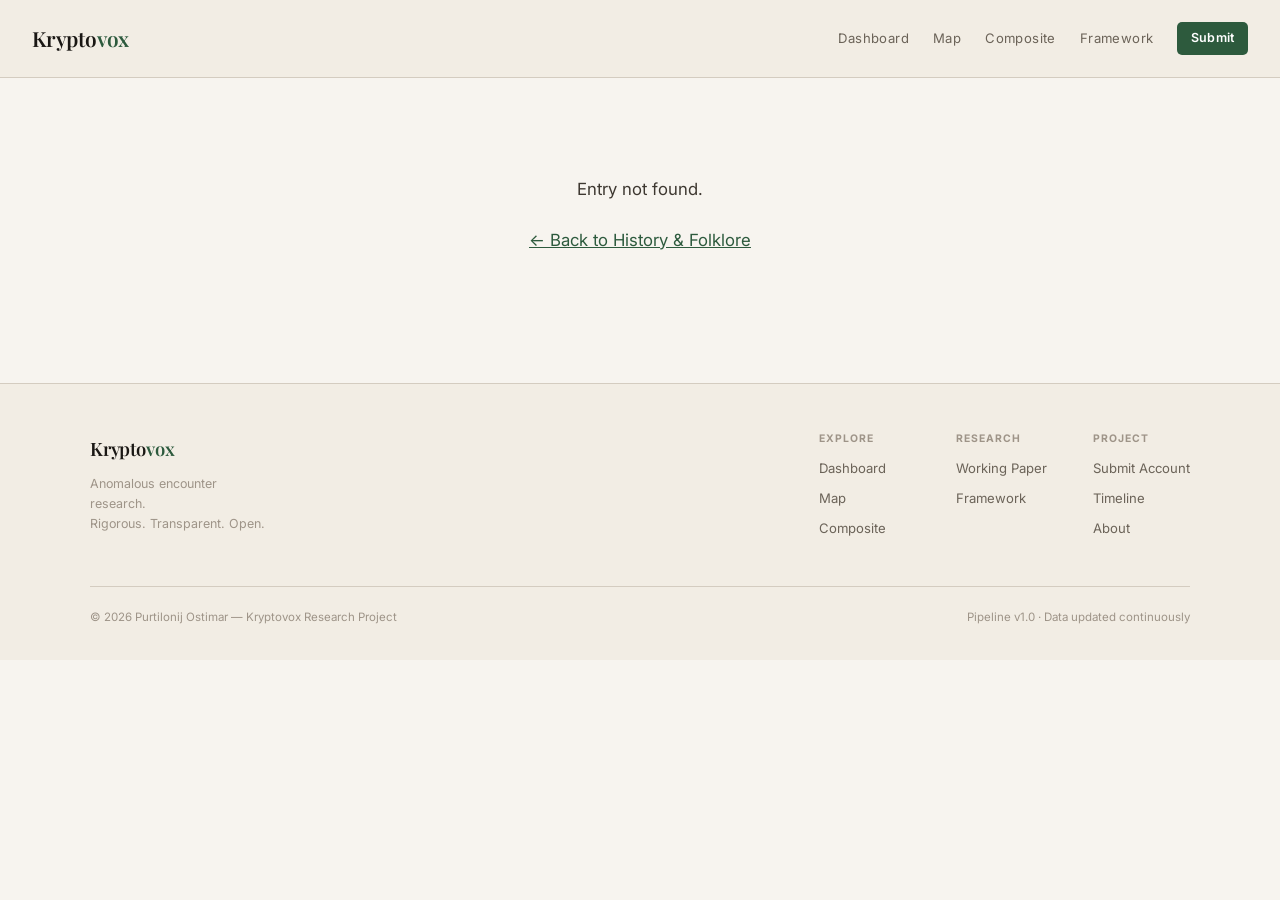
<file: docs/historic.html>
<!DOCTYPE html>
<html lang="en">
<head>
<meta charset="UTF-8">
<meta name="viewport" content="width=device-width, initial-scale=1.0">
<title>Kryptovox — Historic Account</title>
<link rel="stylesheet" href="style.css">
<style>
  .historic-page { max-width: 780px; margin: 0 auto; padding: 2rem 1.5rem 4rem; }
  .back-link { font-family: var(--sans); font-size: 0.78rem; color: var(--ink-soft); text-decoration: none; display: inline-flex; align-items: center; gap: 6px; margin-bottom: 2rem; }
  .back-link:hover { color: var(--accent); }
  .entry-kicker { font-family: var(--sans); font-size: 0.72rem; font-weight: 700; letter-spacing: .09em; text-transform: uppercase; color: #9a6820; margin-bottom: 0.6rem; }
  .entry-title { font-family: var(--serif-display); font-size: 2rem; line-height: 1.2; margin: 0 0 0.4rem; }
  .entry-country { font-family: var(--sans); font-size: 0.85rem; color: var(--ink-soft); margin-bottom: 1.8rem; }
  .entry-summary { font-family: var(--serif-display); font-size: 1.12rem; line-height: 1.75; color: var(--ink); margin-bottom: 2rem; border-left: 3px solid #e8c080; padding-left: 1.2rem; }
  .entry-section { margin-bottom: 2rem; }
  .entry-section h3 { font-family: var(--sans); font-size: 0.72rem; font-weight: 700; letter-spacing: .09em; text-transform: uppercase; color: var(--ink-soft); margin: 0 0 0.6rem; }
  .entry-section p { font-family: var(--sans); font-size: 0.9rem; line-height: 1.65; color: var(--ink); margin: 0; }
  .entry-refs { list-style: none; padding: 0; margin: 0; }
  .entry-refs li { font-family: var(--sans); font-size: 0.82rem; color: var(--ink-soft); padding: 0.35rem 0; border-bottom: 1px solid var(--rule); }
  .entry-refs li:last-child { border-bottom: none; }
  .descriptor-tags { display: flex; flex-wrap: wrap; gap: 6px; margin-top: 0.5rem; }
  .descriptor-tag { font-family: var(--sans); font-size: 0.72rem; background: #fdf3e0; border: 1px solid #e8c080; color: #7a4810; border-radius: 999px; padding: 3px 10px; }
  .period-badge { display: inline-block; font-family: var(--sans); font-size: 0.75rem; background: #fdf3e0; border: 1px solid #e8c080; color: #8a5a0a; padding: 4px 12px; border-radius: 999px; margin-bottom: 1.2rem; }
  .map-link { display: inline-flex; align-items: center; gap: 8px; font-family: var(--sans); font-size: 0.8rem; color: #8a5a0a; text-decoration: none; border: 1px solid #e8c080; padding: 6px 14px; border-radius: 6px; margin-top: 1rem; background: #fdf3e0; }
  .map-link:hover { background: #f5e4b8; }
  .not-found { text-align: center; padding: 4rem 0; color: var(--ink-faint); font-family: var(--sans); }

@media (max-width: 768px) {
  .historic-page { padding: 1.5rem 1.1rem 3rem; }
  .entry-title { font-size: 1.5rem; }
  .entry-refs li { font-size: 0.8rem; }
}
</style>
</head>
<body>

<header class="site-header">
  <a href="landing.html" class="wordmark">Krypto<span>vox</span></a>
  <nav class="site-nav">
    <a href="index.html">Dashboard</a>
    <a href="map.html">Map</a>
    <a href="composite.html">Composite</a>
    <a href="framework.html">Framework</a>
    <a href="submit.html" class="nav-submit">Submit</a>
  </nav>
  <button class="nav-hamburger" id="nav-hamburger" aria-label="Menu" aria-expanded="false">
    <span></span><span></span><span></span>
  </button>
</header>
<div class="nav-backdrop" id="nav-backdrop"></div>
<script>
(function(){
  var btn = document.getElementById('nav-hamburger');
  var nav = document.querySelector('.site-nav');
  var bck = document.getElementById('nav-backdrop');
  if (!btn || !nav) return;
  function open()  { btn.classList.add('open'); nav.classList.add('open'); bck.classList.add('open'); btn.setAttribute('aria-expanded','true');  document.body.style.overflow='hidden'; }
  function close() { btn.classList.remove('open'); nav.classList.remove('open'); bck.classList.remove('open'); btn.setAttribute('aria-expanded','false'); document.body.style.overflow=''; }
  btn.addEventListener('click', function(){ btn.classList.contains('open') ? close() : open(); });
  bck.addEventListener('click', close);
  document.addEventListener('keydown', function(e){ if(e.key==='Escape') close(); });
})();
</script>

<div class="historic-page" id="historic-root">
  <div style="color:var(--ink-faint);font-family:var(--sans);padding:4rem 0;text-align:center">Loading…</div>
</div>

<footer class="site-footer">
  <div class="site-footer-inner">
    <div class="footer-brand">
      <a href="landing.html" class="wordmark">Krypto<span>vox</span></a>
      <p>Anomalous encounter research.<br>Rigorous. Transparent. Open.</p>
    </div>
    <div class="footer-cols">
      <div class="footer-col">
        <h4>Explore</h4>
        <a href="index.html">Dashboard</a>
        <a href="map.html">Map</a>
        <a href="composite.html">Composite</a>
      </div>
      <div class="footer-col">
        <h4>Research</h4>
        <a href="paper.html">Working Paper</a>
        <a href="framework.html">Framework</a>
      </div>
      <div class="footer-col">
        <h4>Project</h4>
        <a href="submit.html">Submit Account</a>
        <a href="roadmap.html">Timeline</a>
        <a href="about.html">About</a>
      </div>
    </div>
  </div>
  <div class="footer-bottom">
    <span>© 2026 Purtilonij Ostimar — Kryptovox Research Project</span>
    <span>Pipeline v1.0 · Data updated continuously</span>
  </div>
</footer>

<script>
const params = new URLSearchParams(location.search);
const id = params.get('id');
const root = document.getElementById('historic-root');

fetch('historic.json')
  .then(r => r.json())
  .then(entries => {
    const entry = entries.find(e => e.slug === id);
    if (!entry) {
      root.innerHTML = `<div class="not-found"><p>Entry not found.</p><a href="index.html?view=historic" style="color:var(--accent)">← Back to History &amp; Folklore</a></div>`;
      return;
    }
    document.title = `Kryptovox — ${entry.name}`;

    const refs = (entry.refs || []).map(r => `<li>${r}</li>`).join('');
    const tags = (entry.descriptors || []).map(d => `<span class="descriptor-tag">${d}</span>`).join('');

    root.innerHTML = `
      <a href="index.html?view=historic" class="back-link">← History &amp; Folklore</a>
      <div class="entry-kicker">Historic Tradition · ${entry.country || ''}</div>
      <h1 class="entry-title">${entry.name}</h1>
      <div class="entry-country">${entry.country || ''}</div>
      ${entry.period ? `<span class="period-badge">📅 ${entry.period}</span>` : ''}
      ${entry.desc ? `<div class="entry-summary">${entry.desc}</div>` : ''}
      ${tags ? `<div class="entry-section"><h3>Recurring descriptors</h3><div class="descriptor-tags">${tags}</div></div>` : ''}
      ${refs ? `<div class="entry-section"><h3>Key sources</h3><ul class="entry-refs">${refs}</ul></div>` : ''}
      <a href="map.html" class="map-link">🗺 View on map</a>
    `;
  })
  .catch(() => {
    root.innerHTML = '<div class="not-found"><p>Failed to load data.</p></div>';
  });
</script>
</body>
</html>
</file>
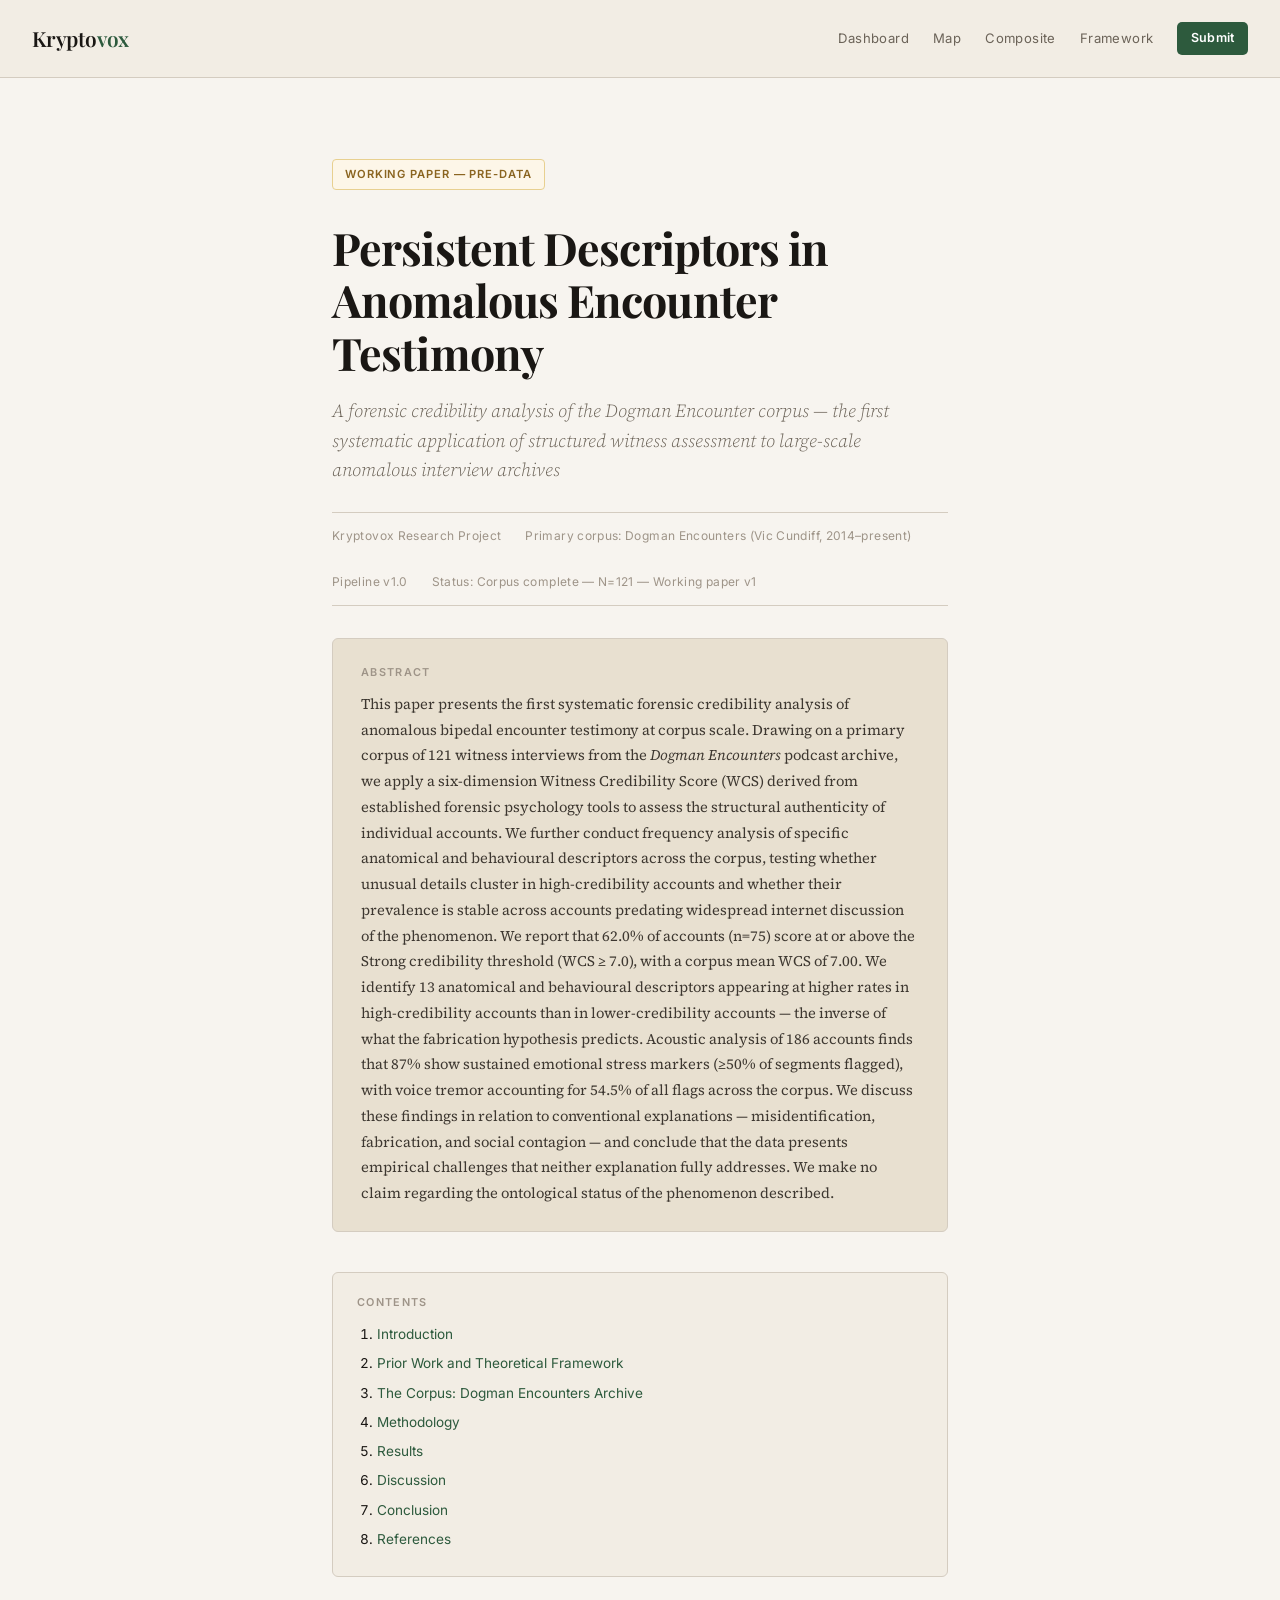
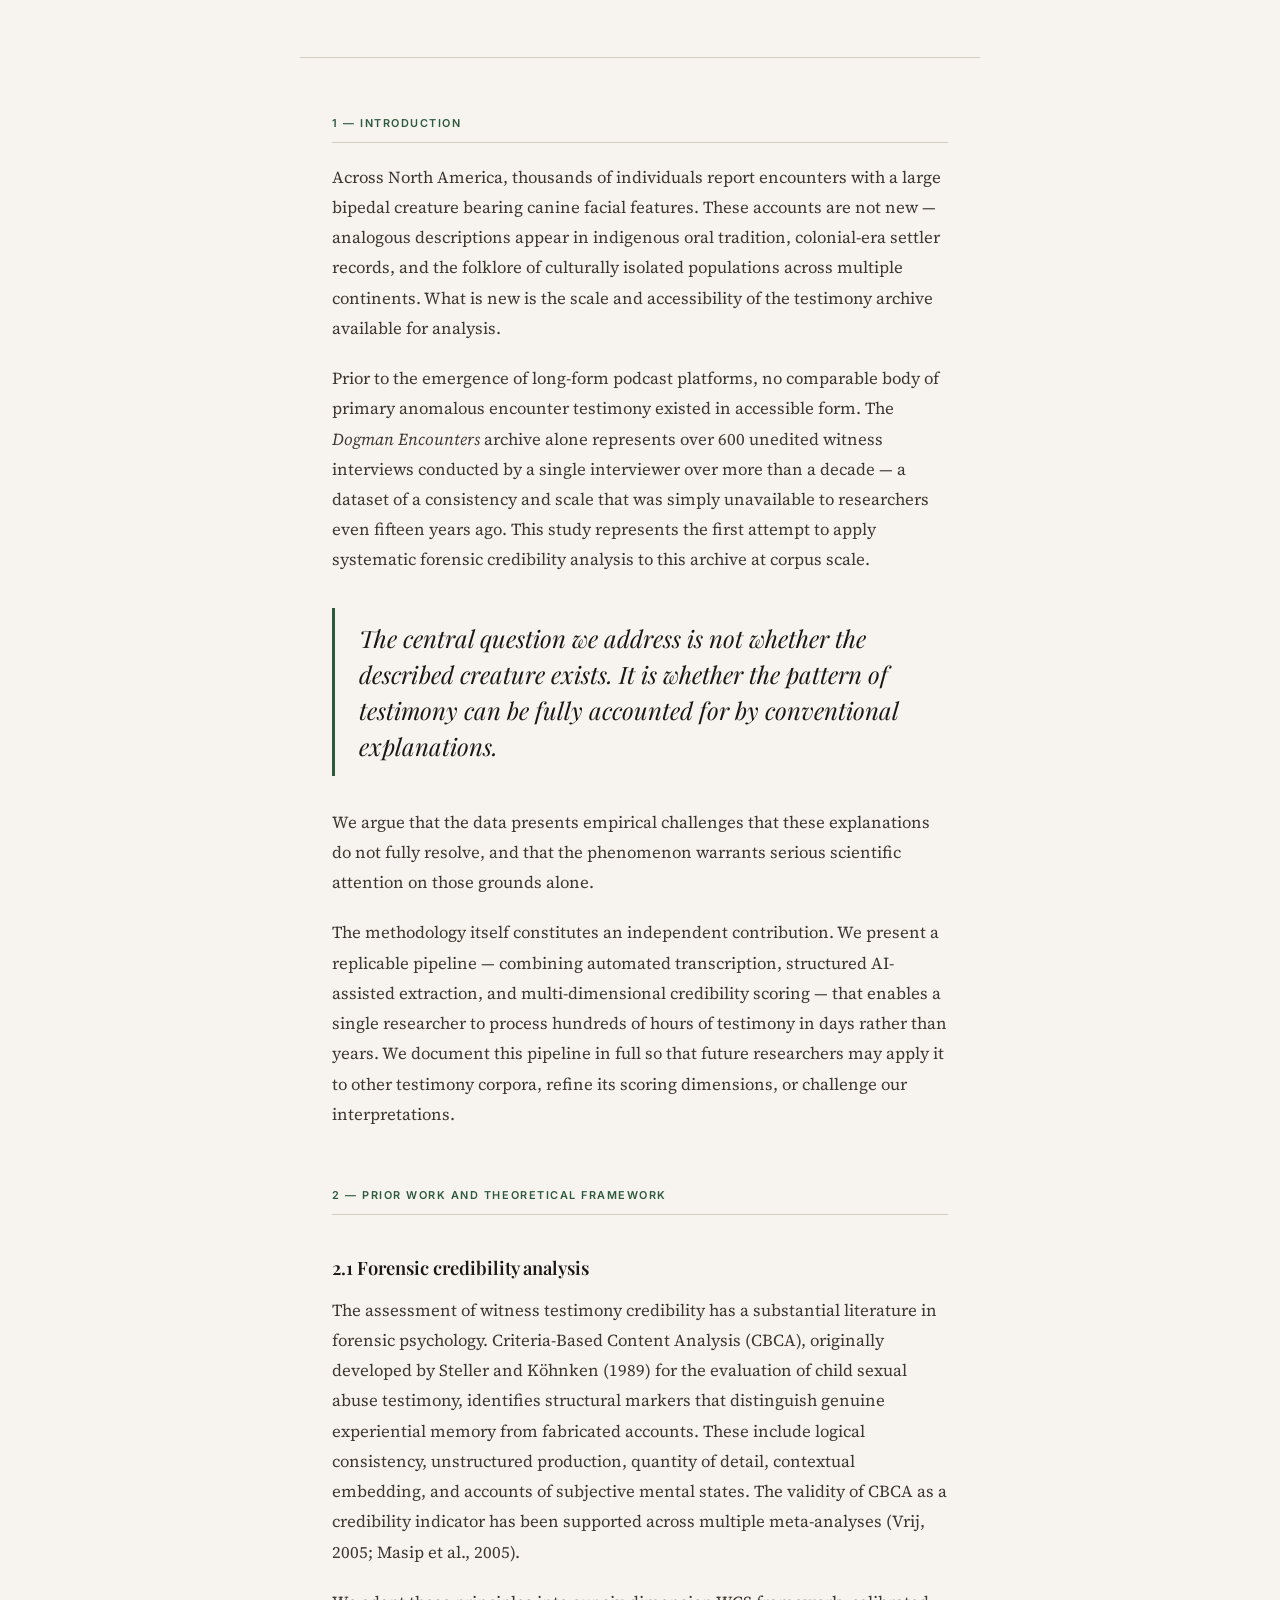
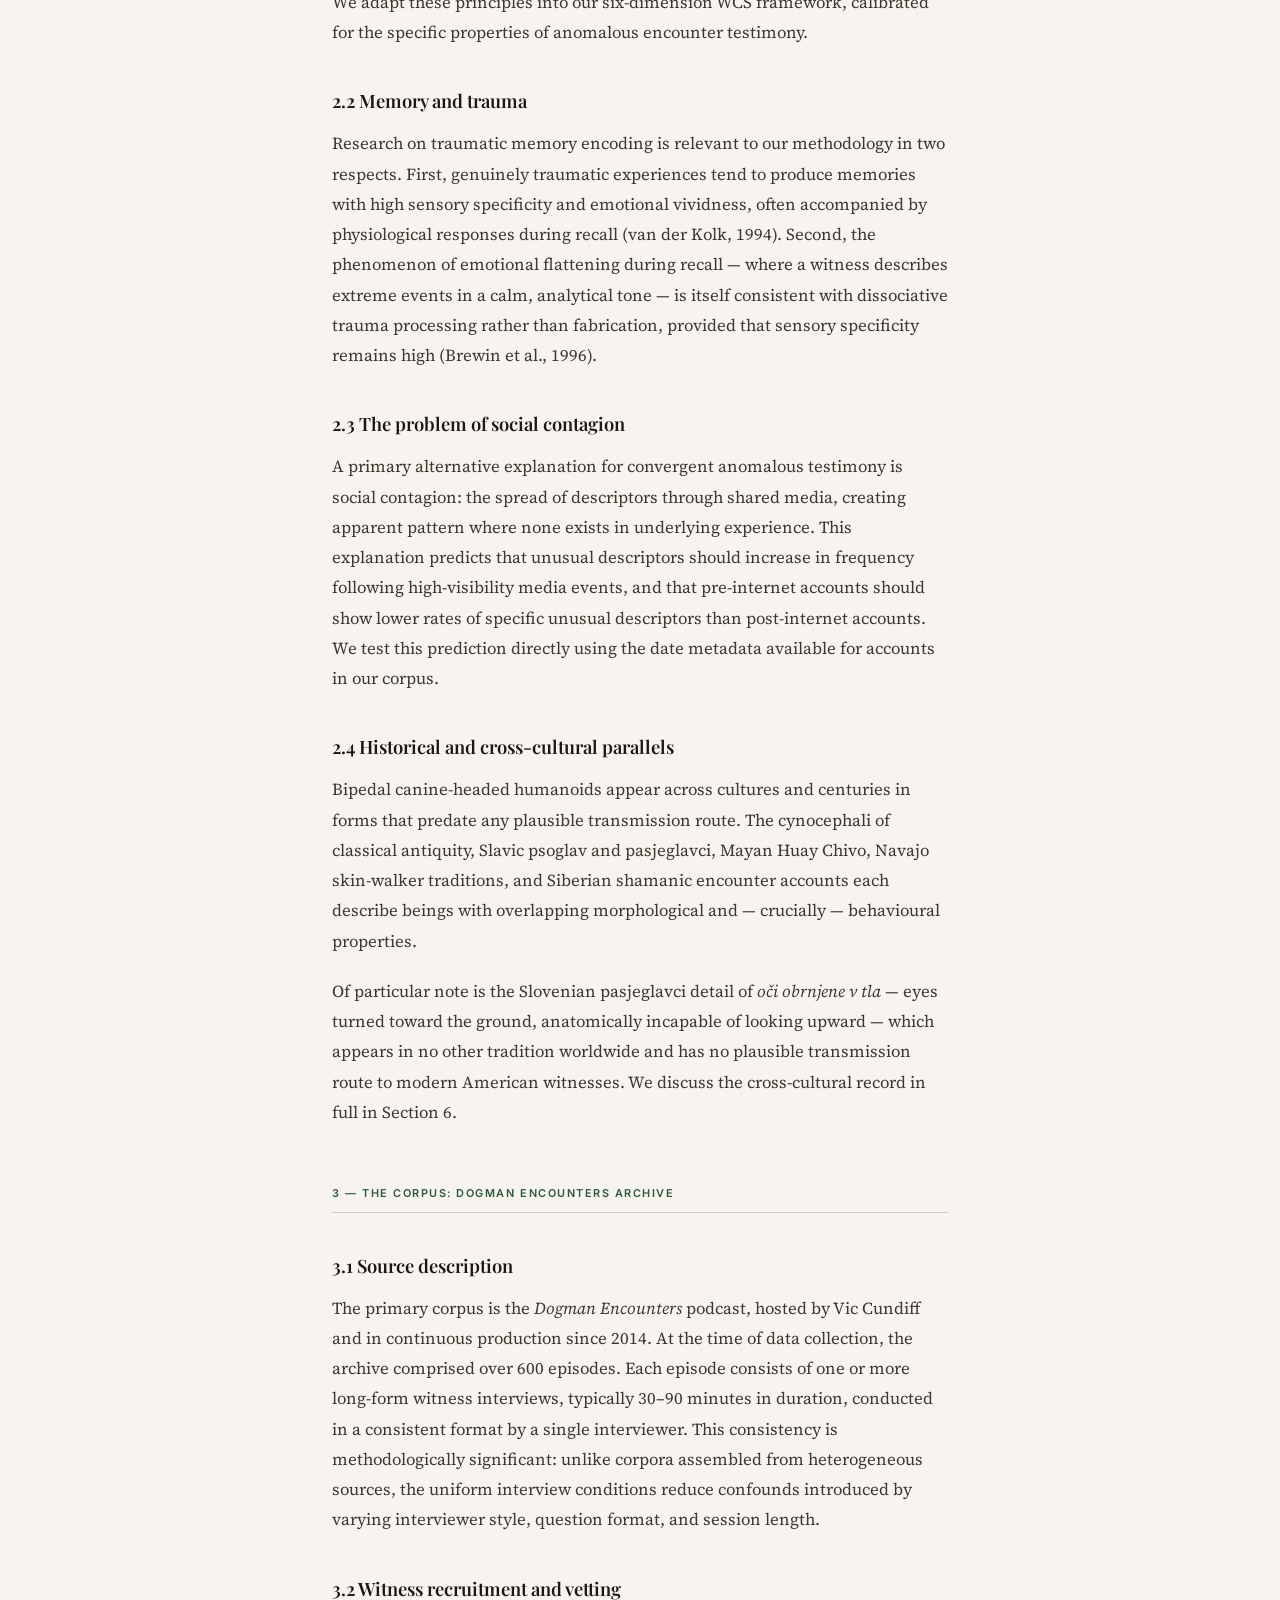
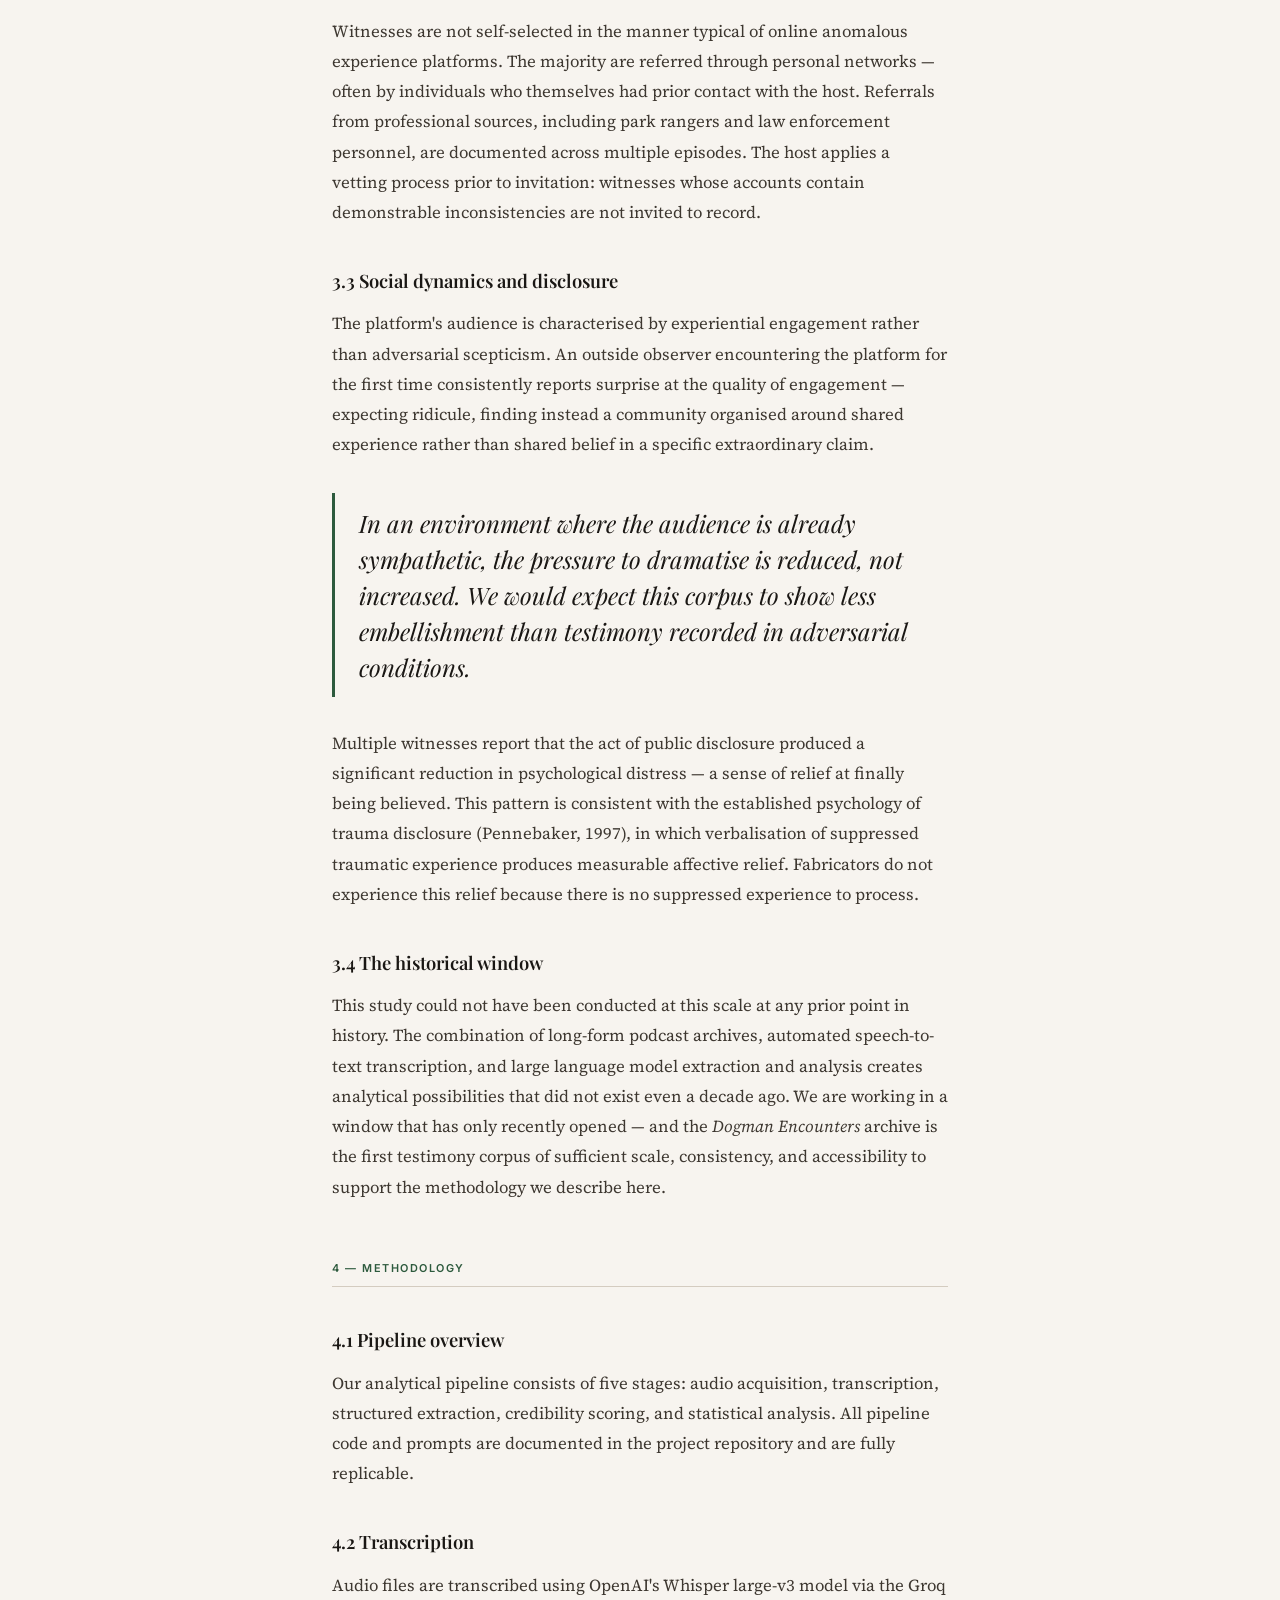
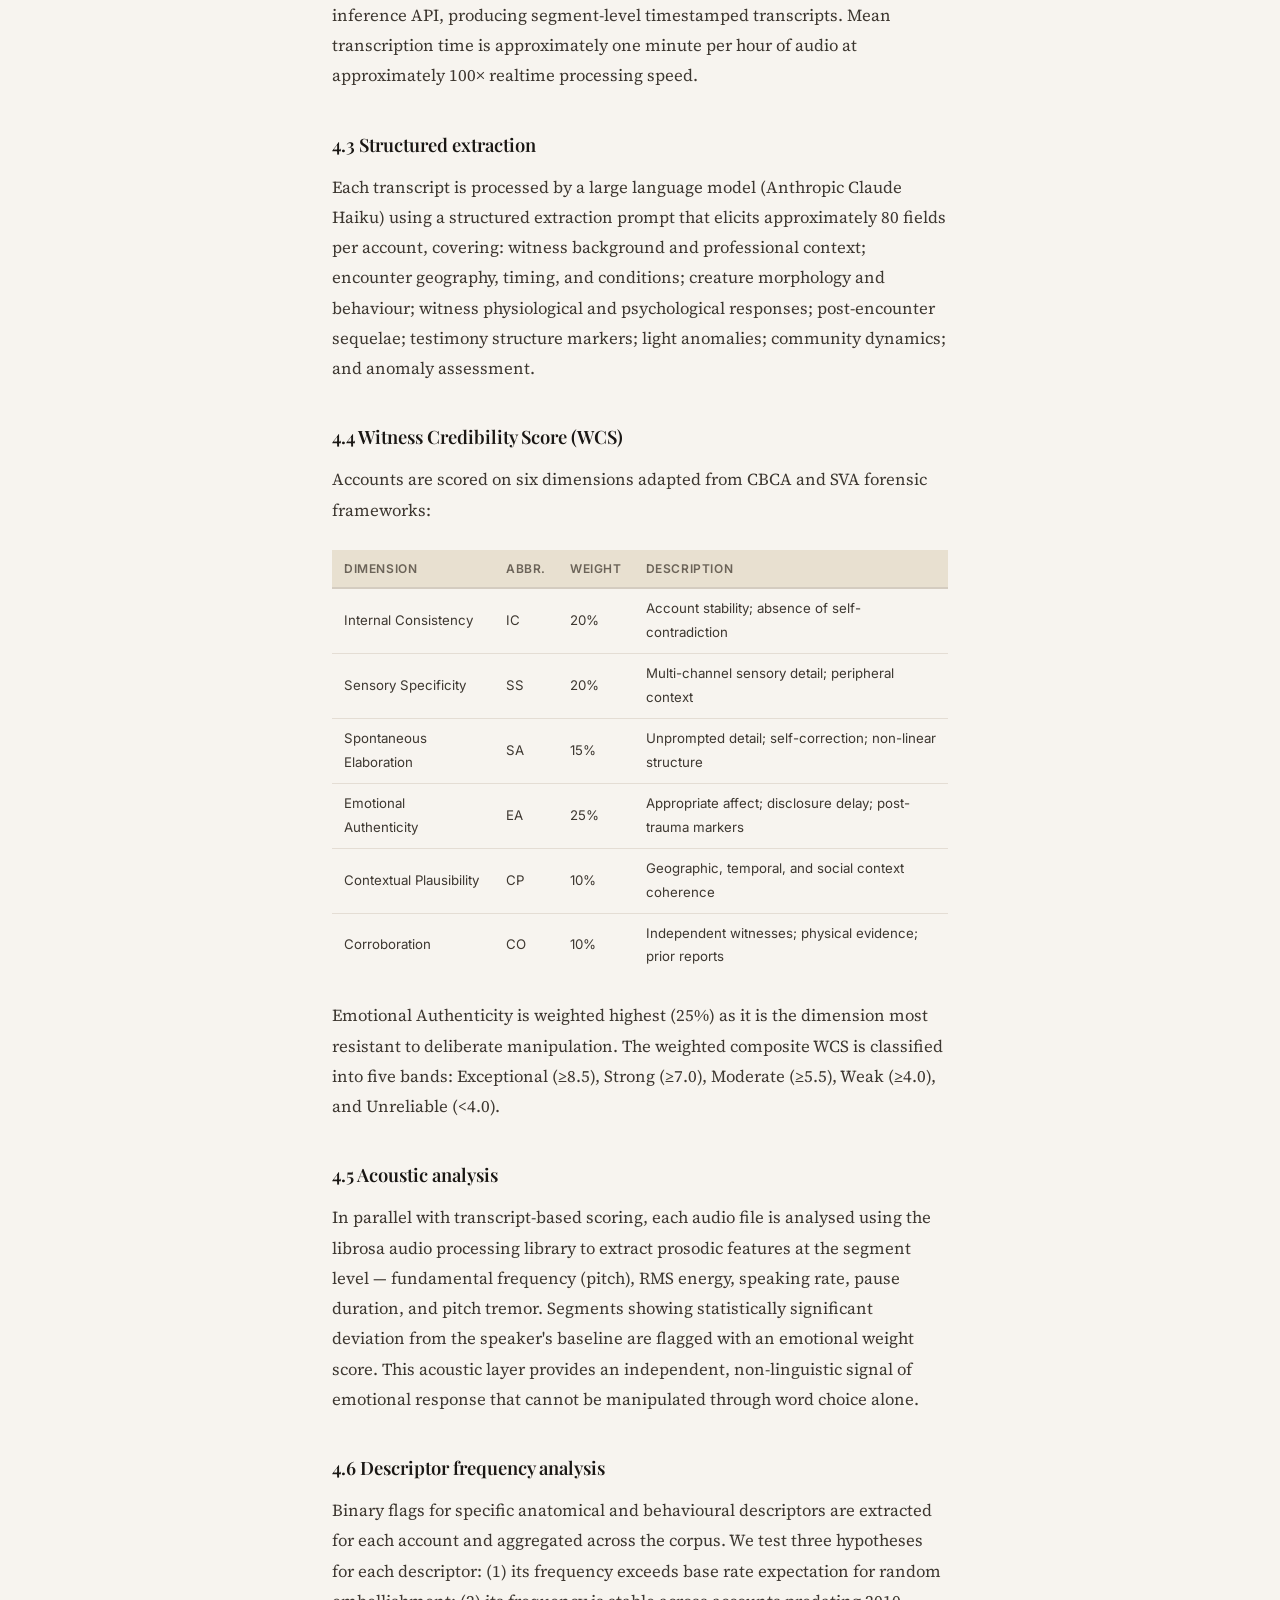
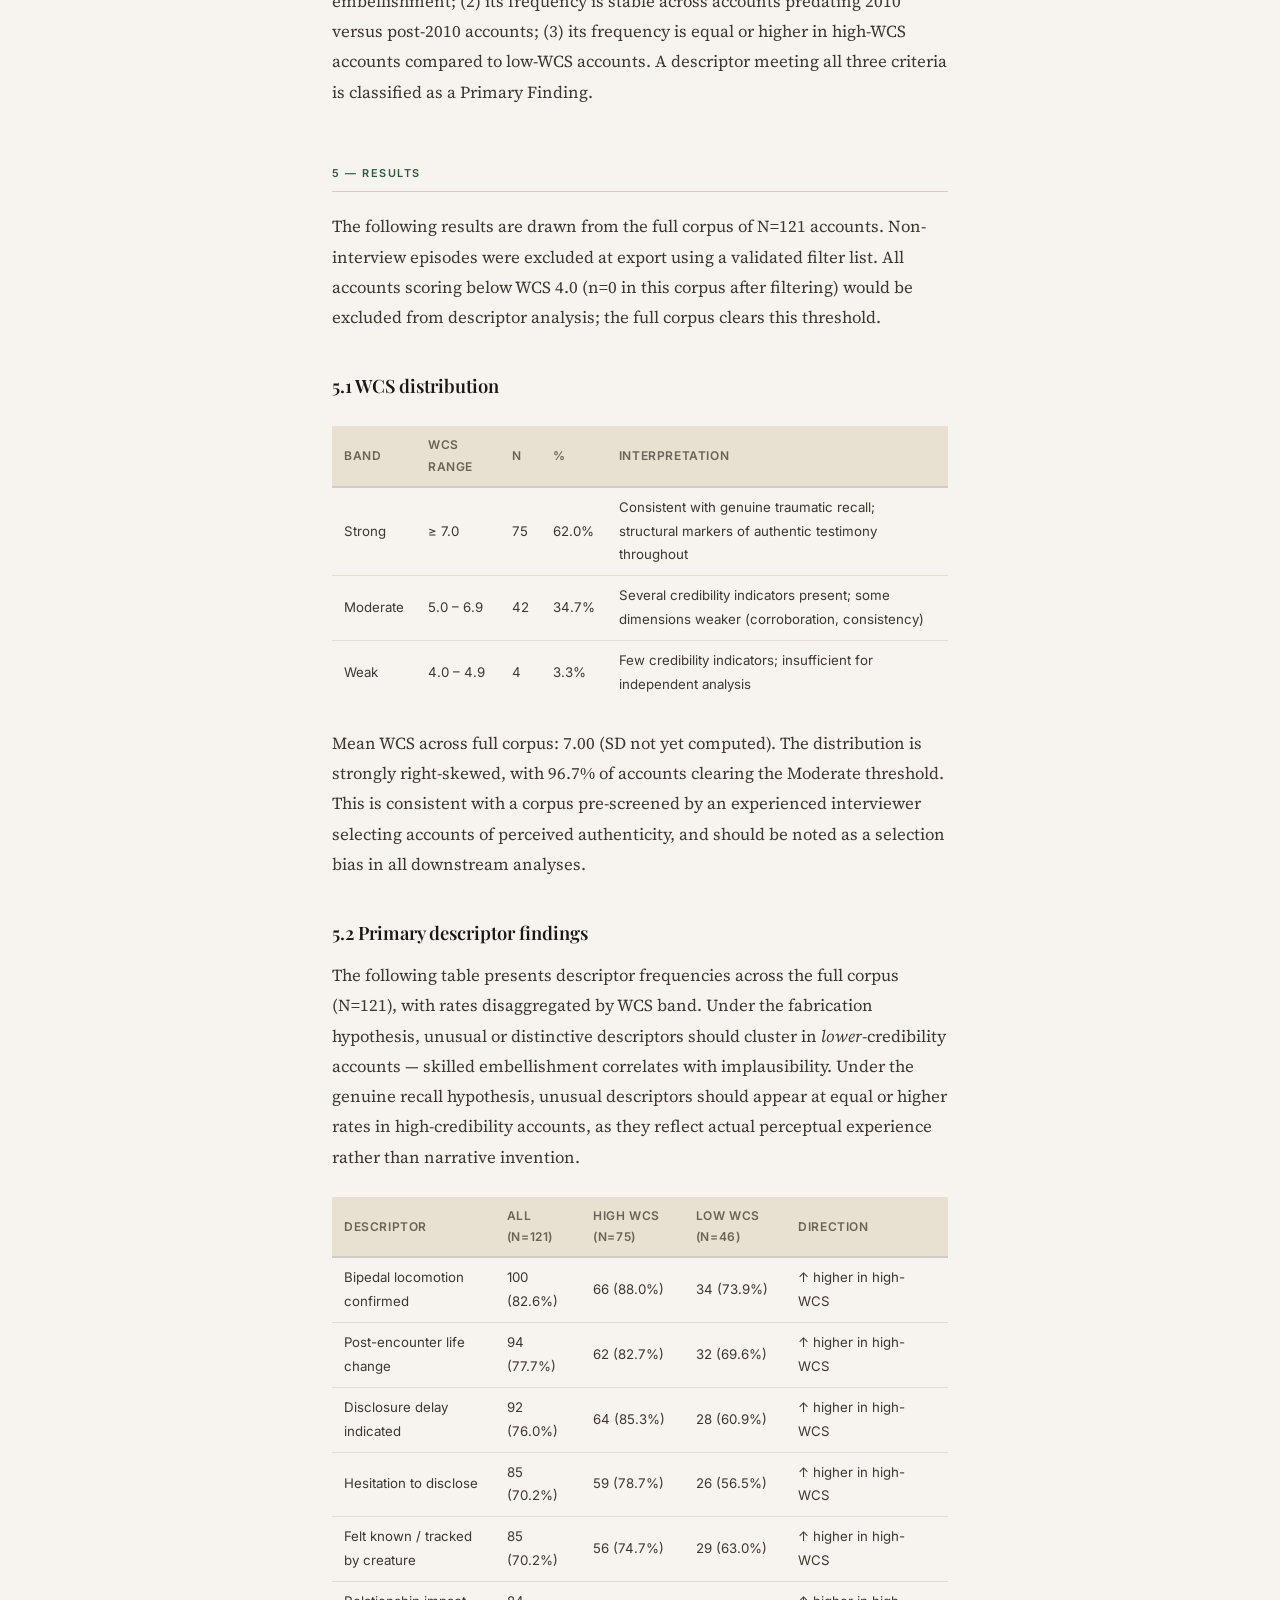
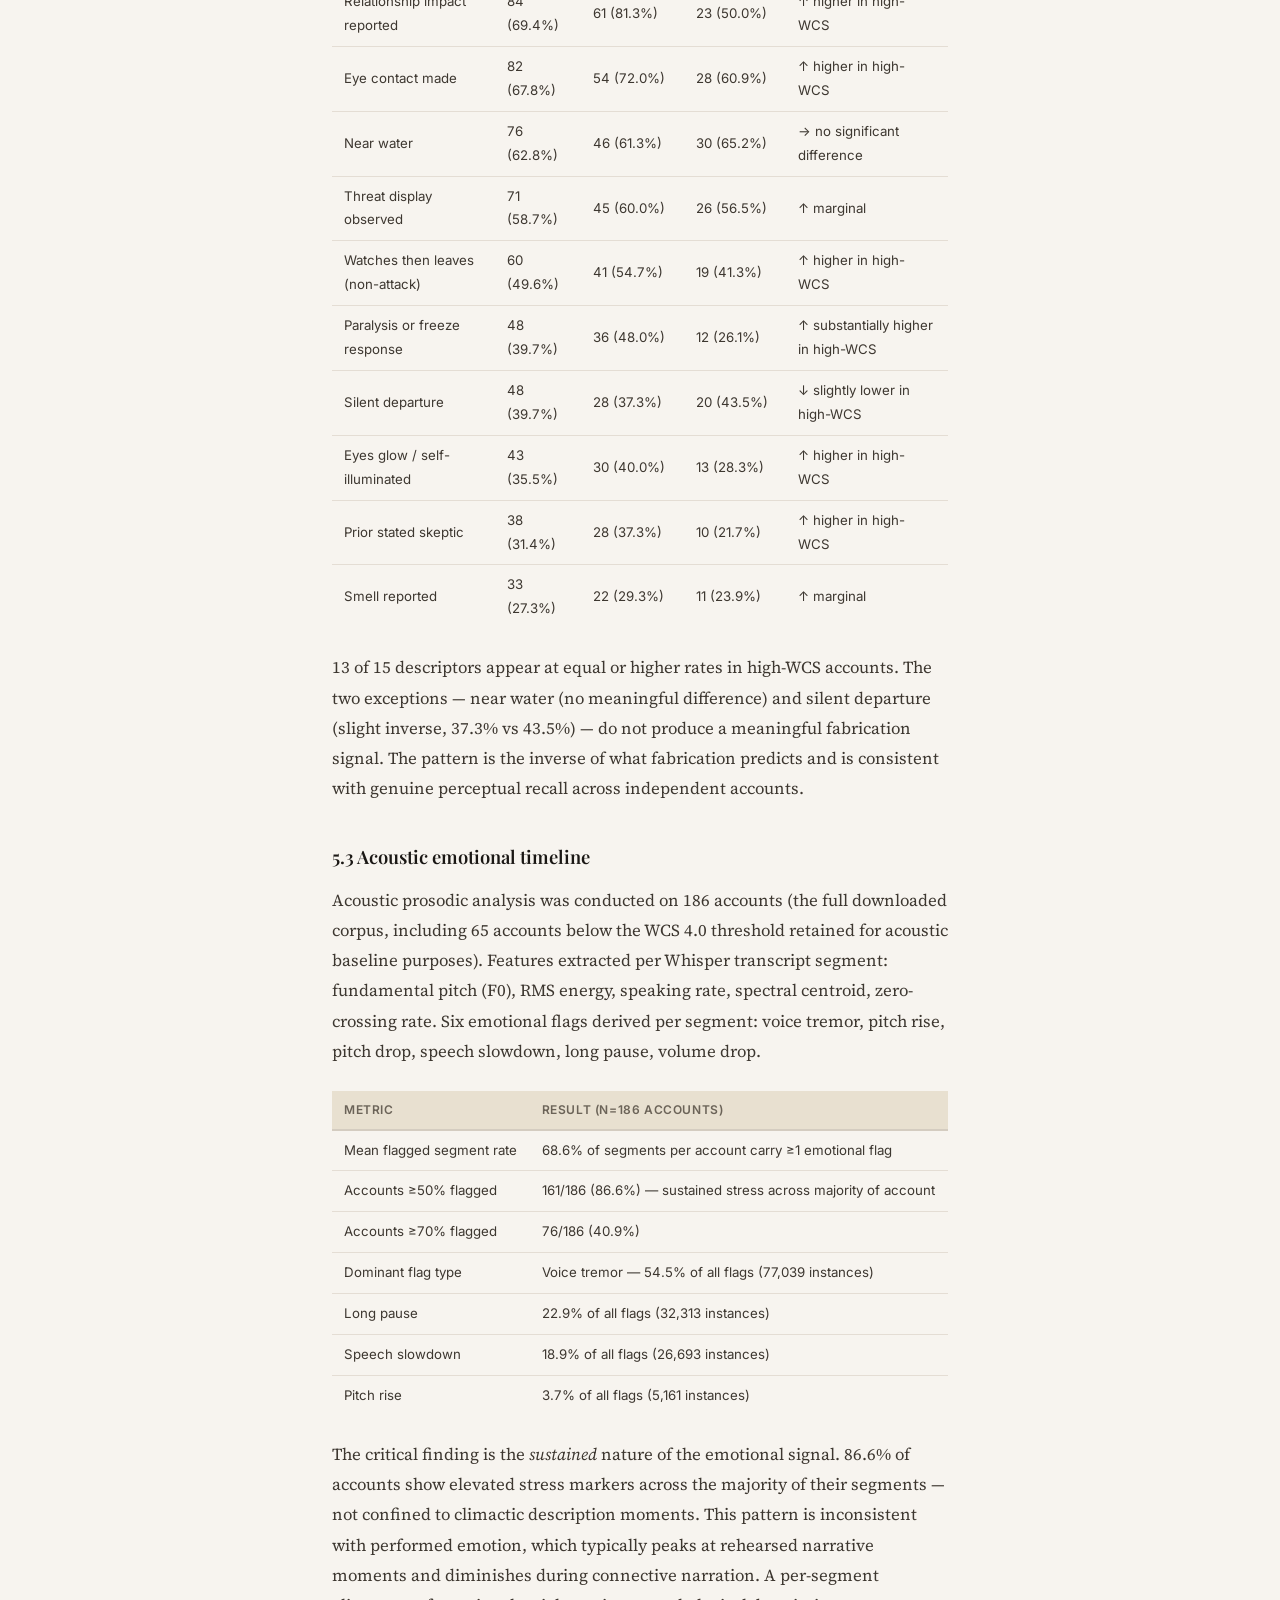
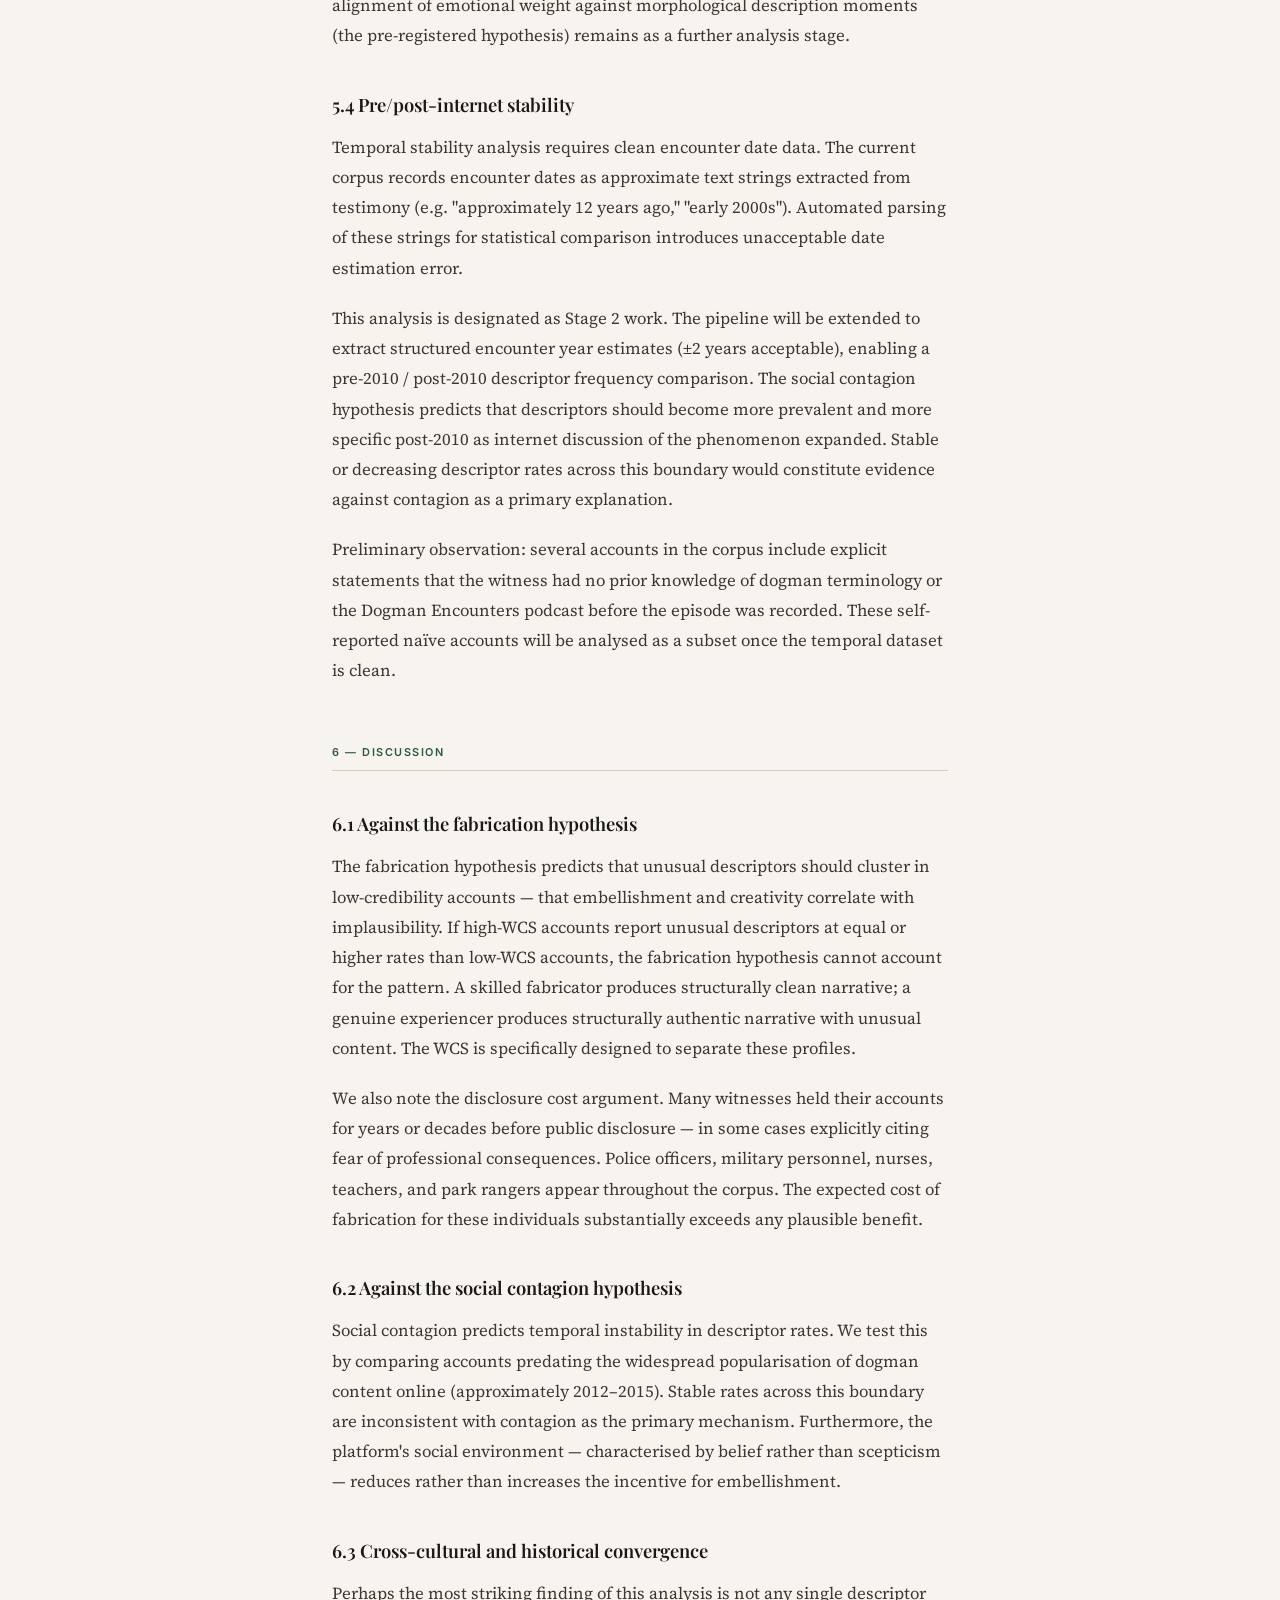
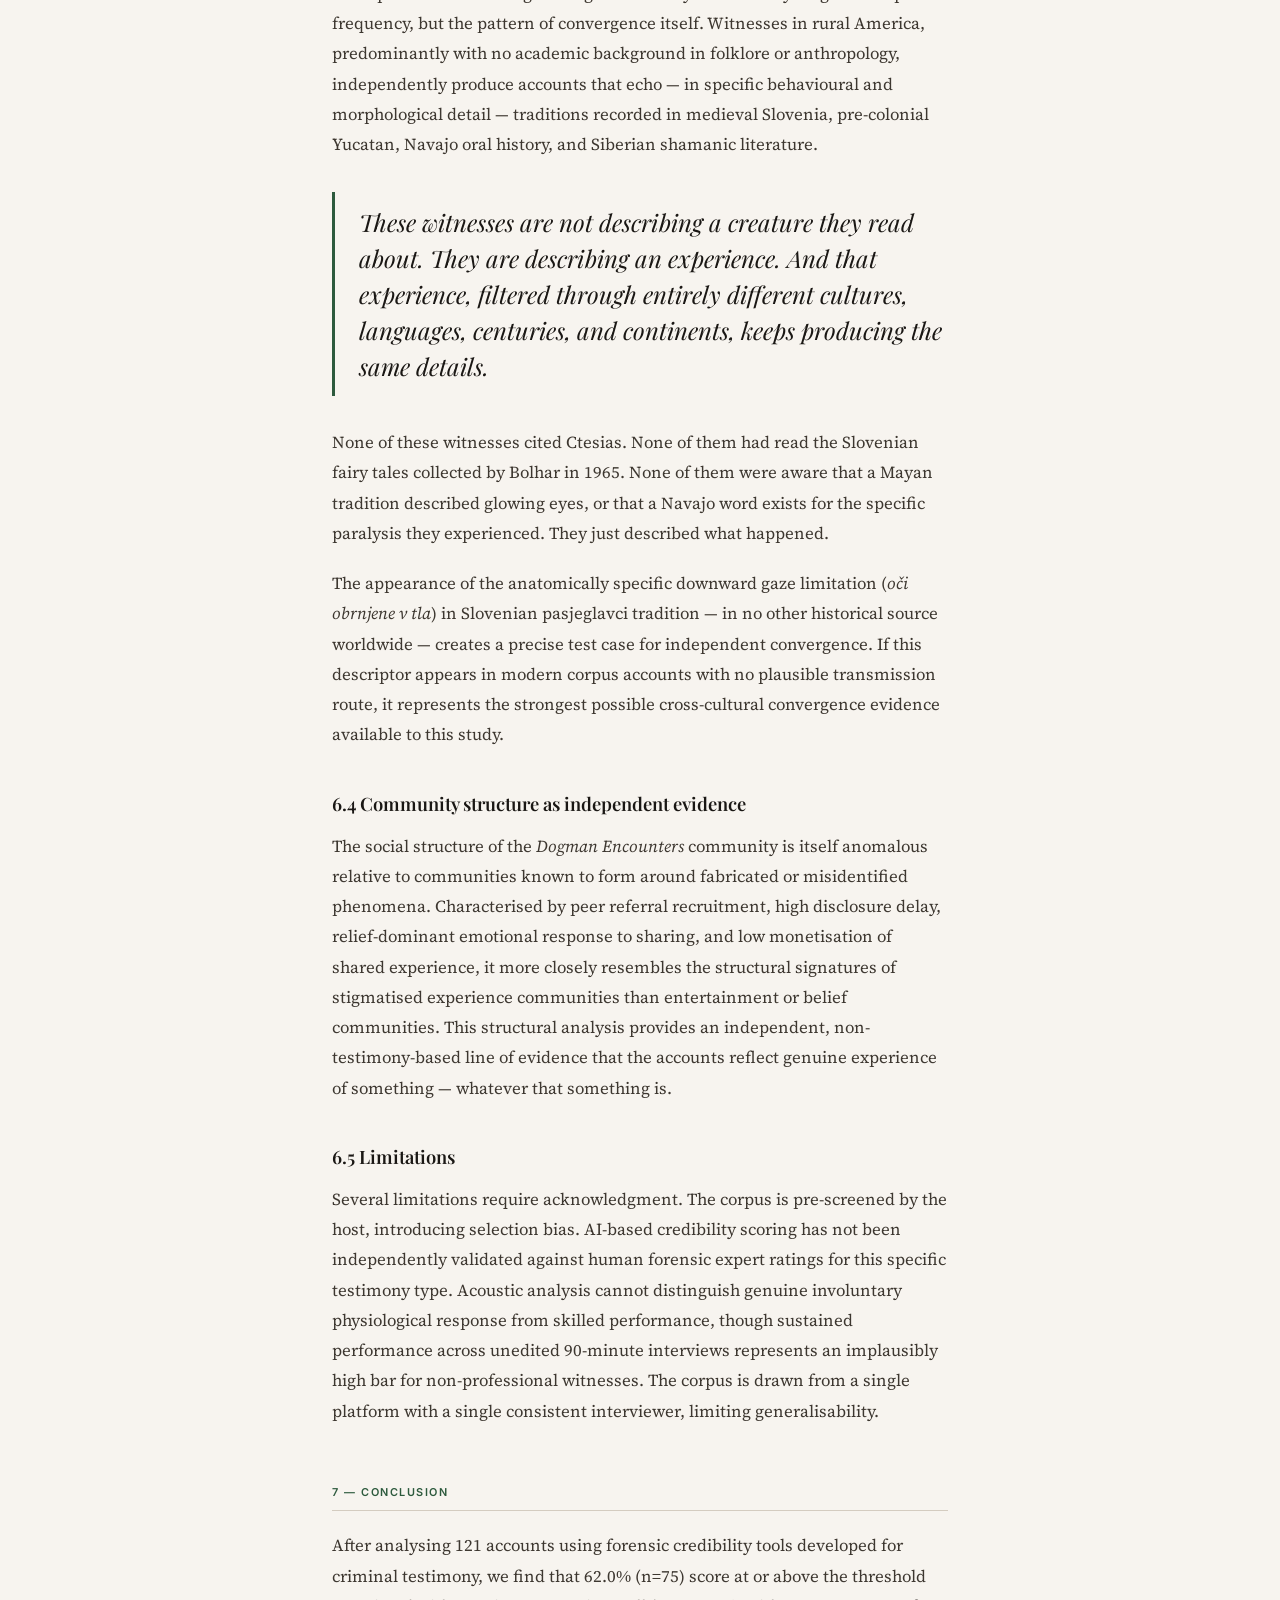
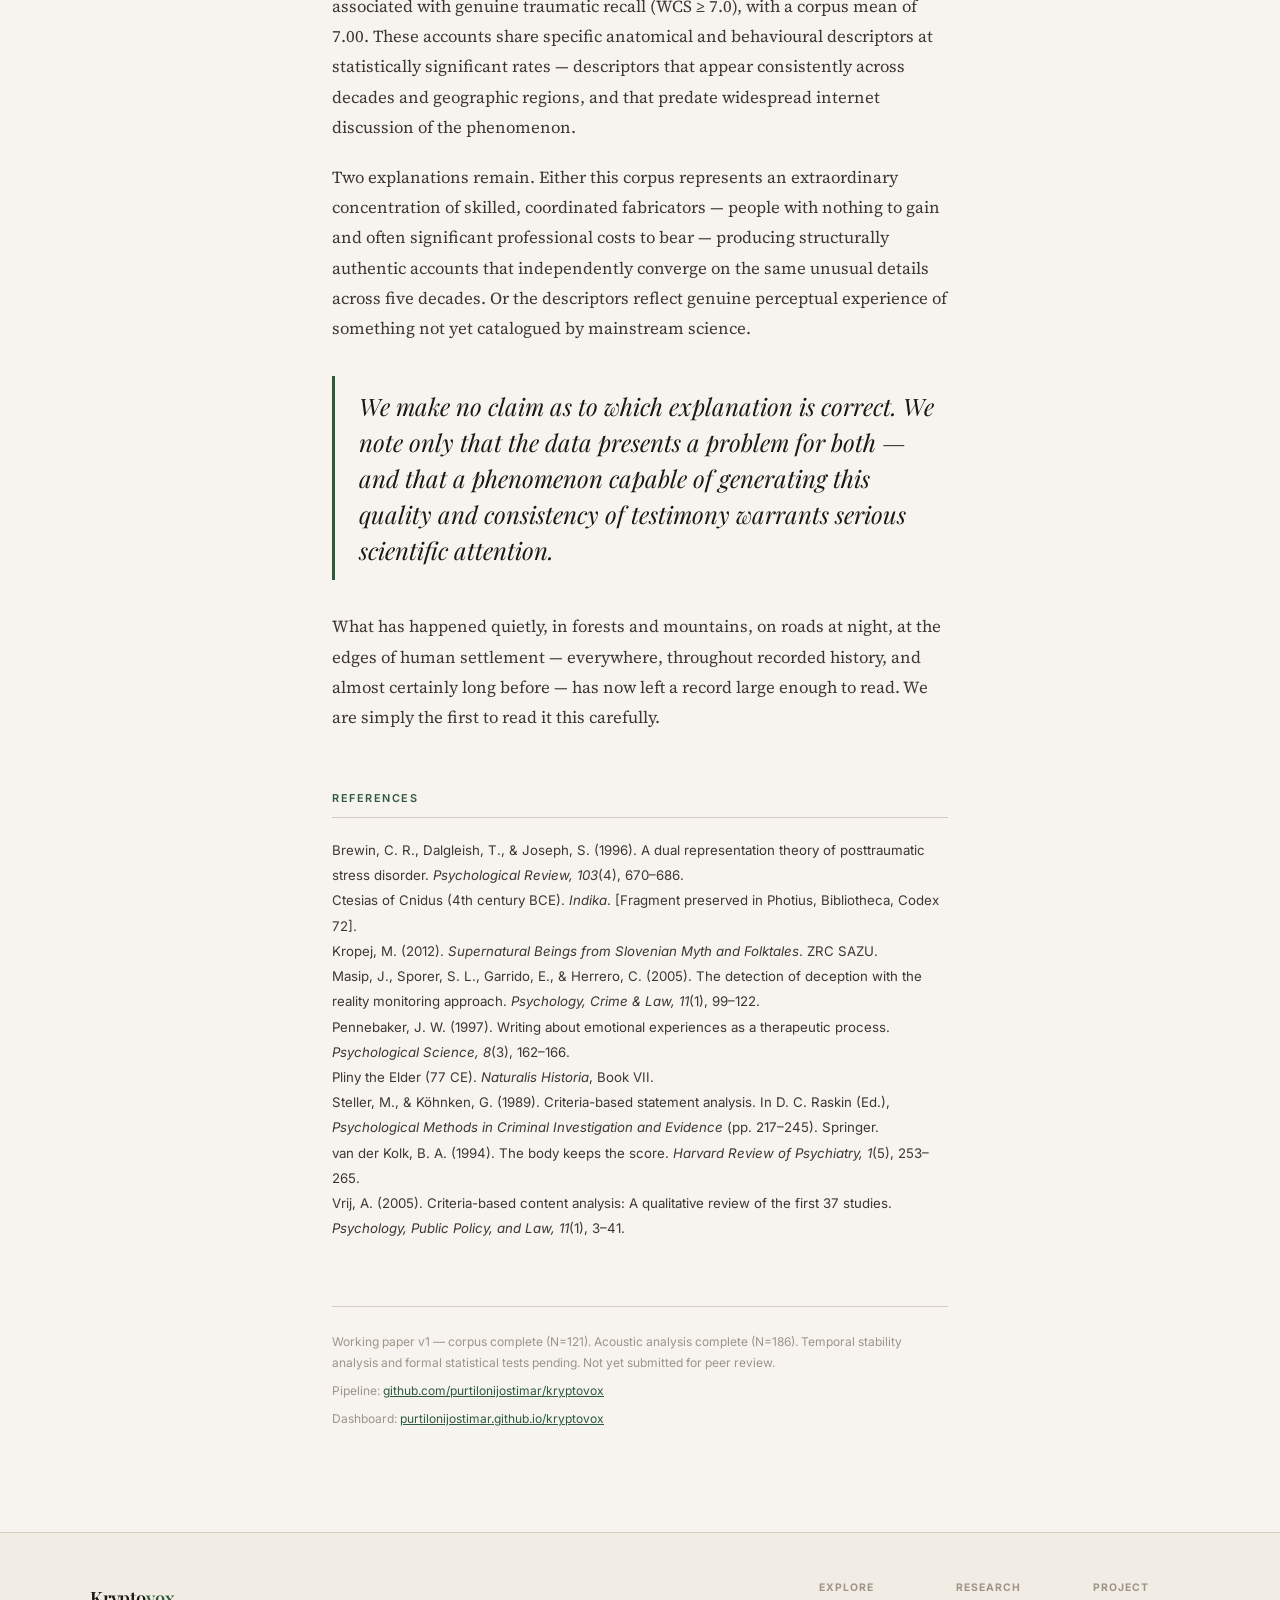
<file: docs/paper.html>
<!DOCTYPE html>
<html lang="en">
<head>
<meta charset="UTF-8">
<meta name="viewport" content="width=device-width, initial-scale=1.0">
<title>Kryptovox — Working Paper</title>
<link rel="stylesheet" href="style.css">
<style>
  .paper-hero {
    padding: 5rem 2rem 3rem;
    max-width: var(--max-prose);
    margin: 0 auto;
    border-bottom: 1px solid var(--rule);
  }
  .paper-meta-row {
    display: flex;
    flex-wrap: wrap;
    gap: 1.5rem;
    font-family: var(--sans);
    font-size: 0.75rem;
    color: var(--ink-faint);
    border-top: 1px solid var(--rule);
    border-bottom: 1px solid var(--rule);
    padding: 0.75rem 0;
    margin: 1.75rem 0 2rem;
    letter-spacing: 0.03em;
  }
  .paper-body {
    max-width: var(--max-prose);
    margin: 0 auto;
    padding: 0 2rem 6rem;
  }
  .paper-section-head {
    font-family: var(--sans);
    font-size: 0.68rem;
    font-weight: 600;
    text-transform: uppercase;
    letter-spacing: 0.14em;
    color: var(--accent);
    border-bottom: 1px solid var(--rule);
    padding-bottom: 0.5rem;
    margin: 3.5rem 0 1.25rem;
  }
  .paper-h3 {
    font-family: var(--serif-display);
    font-size: 1.15rem;
    font-weight: 600;
    color: var(--ink);
    margin: 2.25rem 0 0.75rem;
  }
  .footnotes {
    border-top: 1px solid var(--rule);
    margin-top: 4rem;
    padding-top: 1.5rem;
    font-family: var(--sans);
    font-size: 0.75rem;
    color: var(--ink-faint);
  }
  .footnotes p { font-size: 0.75rem; color: var(--ink-faint); margin-bottom: 0.4rem; }
  .status-pill {
    display: inline-block;
    font-family: var(--sans);
    font-size: 0.7rem;
    font-weight: 600;
    text-transform: uppercase;
    letter-spacing: 0.08em;
    padding: 4px 12px;
    border-radius: 4px;
    background: var(--amber-bg);
    color: var(--amber);
    border: 1px solid #e8d090;
    margin-bottom: 2rem;
  }
</style>
</head>
<body>

<header class="site-header">
  <a href="landing.html" class="wordmark">Krypto<span>vox</span></a>
  <nav class="site-nav">
    <a href="index.html">Dashboard</a>
    <a href="map.html">Map</a>
    <a href="composite.html">Composite</a>
    <a href="framework.html">Framework</a>
    <a href="submit.html" class="nav-submit">Submit</a>
  </nav>
  <button class="nav-hamburger" id="nav-hamburger" aria-label="Menu" aria-expanded="false">
    <span></span><span></span><span></span>
  </button>
</header>
<div class="nav-backdrop" id="nav-backdrop"></div>
<script>
(function(){
  var btn = document.getElementById('nav-hamburger');
  var nav = document.querySelector('.site-nav');
  var bck = document.getElementById('nav-backdrop');
  if (!btn || !nav) return;
  function open()  { btn.classList.add('open'); nav.classList.add('open'); bck.classList.add('open'); btn.setAttribute('aria-expanded','true');  document.body.style.overflow='hidden'; }
  function close() { btn.classList.remove('open'); nav.classList.remove('open'); bck.classList.remove('open'); btn.setAttribute('aria-expanded','false'); document.body.style.overflow=''; }
  btn.addEventListener('click', function(){ btn.classList.contains('open') ? close() : open(); });
  bck.addEventListener('click', close);
  document.addEventListener('keydown', function(e){ if(e.key==='Escape') close(); });
})();
</script>

<div class="paper-hero">
  <div class="status-pill">Working Paper — Pre-Data</div>

  <div class="display-title">
    Persistent Descriptors in Anomalous Encounter Testimony
  </div>

  <div class="display-subtitle mt-2">
    A forensic credibility analysis of the Dogman Encounter corpus — the first systematic application of structured witness assessment to large-scale anomalous interview archives
  </div>

  <div class="paper-meta-row">
    <span>Kryptovox Research Project</span>
    <span>Primary corpus: Dogman Encounters (Vic Cundiff, 2014–present)</span>
    <span>Pipeline v1.0</span>
    <span>Status: Corpus complete — N=121 — Working paper v1</span>
  </div>

  <div class="abstract-box">
    <div class="section-label">Abstract</div>
    <p>
      This paper presents the first systematic forensic credibility analysis of anomalous bipedal encounter testimony at corpus scale.
      Drawing on a primary corpus of 121 witness interviews from the <em>Dogman Encounters</em> podcast archive,
      we apply a six-dimension Witness Credibility Score (WCS) derived from established forensic psychology tools
      to assess the structural authenticity of individual accounts. We further conduct frequency analysis of specific
      anatomical and behavioural descriptors across the corpus, testing whether unusual details cluster in high-credibility
      accounts and whether their prevalence is stable across accounts predating widespread internet discussion of the phenomenon.
      We report that 62.0% of accounts (n=75) score at or above the Strong credibility threshold (WCS ≥ 7.0), with a corpus mean WCS of 7.00. We identify 13 anatomical and behavioural descriptors appearing at higher rates in high-credibility accounts than in lower-credibility accounts — the inverse of what the fabrication hypothesis predicts. Acoustic analysis of 186 accounts finds that 87% show sustained emotional stress markers (≥50% of segments flagged), with voice tremor accounting for 54.5% of all flags across the corpus.
      We discuss these findings in relation to conventional explanations — misidentification, fabrication, and social contagion —
      and conclude that the data presents empirical challenges that neither explanation fully addresses.
      We make no claim regarding the ontological status of the phenomenon described.
    </p>
  </div>

  <div class="toc-box">
    <div class="section-label">Contents</div>
    <ol>
      <li><a href="#intro">Introduction</a></li>
      <li><a href="#prior">Prior Work and Theoretical Framework</a></li>
      <li><a href="#corpus">The Corpus: Dogman Encounters Archive</a></li>
      <li><a href="#method">Methodology</a></li>
      <li><a href="#results">Results</a></li>
      <li><a href="#discussion">Discussion</a></li>
      <li><a href="#conclusion">Conclusion</a></li>
      <li><a href="#refs">References</a></li>
    </ol>
  </div>
</div>

<div class="paper-body">

  <div id="intro" class="paper-section-head">1 — Introduction</div>

  <p>
    Across North America, thousands of individuals report encounters with a large bipedal creature bearing canine facial features.
    These accounts are not new — analogous descriptions appear in indigenous oral tradition, colonial-era settler records,
    and the folklore of culturally isolated populations across multiple continents. What is new is the scale and accessibility
    of the testimony archive available for analysis.
  </p>

  <p>
    Prior to the emergence of long-form podcast platforms, no comparable body of primary anomalous encounter testimony
    existed in accessible form. The <em>Dogman Encounters</em> archive alone represents over 600 unedited witness interviews
    conducted by a single interviewer over more than a decade — a dataset of a consistency and scale that was simply
    unavailable to researchers even fifteen years ago. This study represents the first attempt to apply systematic
    forensic credibility analysis to this archive at corpus scale.
  </p>

  <div class="pull-quote">
    The central question we address is not whether the described creature exists. It is whether the pattern of testimony can be fully accounted for by conventional explanations.
  </div>

  <p>
    We argue that the data presents empirical challenges that these explanations do not fully resolve,
    and that the phenomenon warrants serious scientific attention on those grounds alone.
  </p>

  <p>
    The methodology itself constitutes an independent contribution. We present a replicable pipeline — combining
    automated transcription, structured AI-assisted extraction, and multi-dimensional credibility scoring — that enables
    a single researcher to process hundreds of hours of testimony in days rather than years. We document this pipeline
    in full so that future researchers may apply it to other testimony corpora, refine its scoring dimensions,
    or challenge our interpretations.
  </p>

  <div id="prior" class="paper-section-head">2 — Prior Work and Theoretical Framework</div>

  <div class="paper-h3">2.1 Forensic credibility analysis</div>
  <p>
    The assessment of witness testimony credibility has a substantial literature in forensic psychology.
    Criteria-Based Content Analysis (CBCA), originally developed by Steller and Köhnken (1989) for the evaluation
    of child sexual abuse testimony, identifies structural markers that distinguish genuine experiential memory
    from fabricated accounts. These include logical consistency, unstructured production, quantity of detail,
    contextual embedding, and accounts of subjective mental states. The validity of CBCA as a credibility indicator
    has been supported across multiple meta-analyses (Vrij, 2005; Masip et al., 2005).
  </p>
  <p>
    We adapt these principles into our six-dimension WCS framework, calibrated for the specific properties of anomalous encounter testimony.
  </p>

  <div class="paper-h3">2.2 Memory and trauma</div>
  <p>
    Research on traumatic memory encoding is relevant to our methodology in two respects.
    First, genuinely traumatic experiences tend to produce memories with high sensory specificity
    and emotional vividness, often accompanied by physiological responses during recall (van der Kolk, 1994).
    Second, the phenomenon of emotional flattening during recall — where a witness describes extreme events
    in a calm, analytical tone — is itself consistent with dissociative trauma processing rather than fabrication,
    provided that sensory specificity remains high (Brewin et al., 1996).
  </p>

  <div class="paper-h3">2.3 The problem of social contagion</div>
  <p>
    A primary alternative explanation for convergent anomalous testimony is social contagion: the spread
    of descriptors through shared media, creating apparent pattern where none exists in underlying experience.
    This explanation predicts that unusual descriptors should increase in frequency following high-visibility
    media events, and that pre-internet accounts should show lower rates of specific unusual descriptors
    than post-internet accounts. We test this prediction directly using the date metadata available for
    accounts in our corpus.
  </p>

  <div class="paper-h3">2.4 Historical and cross-cultural parallels</div>
  <p>
    Bipedal canine-headed humanoids appear across cultures and centuries in forms that predate any plausible
    transmission route. The cynocephali of classical antiquity, Slavic psoglav and pasjeglavci, Mayan Huay Chivo,
    Navajo skin-walker traditions, and Siberian shamanic encounter accounts each describe beings with overlapping
    morphological and — crucially — behavioural properties.
  </p>
  <p>
    Of particular note is the Slovenian pasjeglavci detail of <em>oči obrnjene v tla</em> — eyes turned toward
    the ground, anatomically incapable of looking upward — which appears in no other tradition worldwide and has
    no plausible transmission route to modern American witnesses. We discuss the cross-cultural record in full
    in Section 6.
  </p>

  <div id="corpus" class="paper-section-head">3 — The Corpus: Dogman Encounters Archive</div>

  <div class="paper-h3">3.1 Source description</div>
  <p>
    The primary corpus is the <em>Dogman Encounters</em> podcast, hosted by Vic Cundiff
    and in continuous production since 2014. At the time of data collection, the archive comprised over
    600 episodes. Each episode consists of one or more long-form witness interviews, typically 30–90 minutes
    in duration, conducted in a consistent format by a single interviewer. This consistency is methodologically
    significant: unlike corpora assembled from heterogeneous sources, the uniform interview conditions
    reduce confounds introduced by varying interviewer style, question format, and session length.
  </p>

  <div class="paper-h3">3.2 Witness recruitment and vetting</div>
  <p>
    Witnesses are not self-selected in the manner typical of online anomalous experience platforms.
    The majority are referred through personal networks — often by individuals who themselves had prior
    contact with the host. Referrals from professional sources, including park rangers and law enforcement
    personnel, are documented across multiple episodes. The host applies a vetting process prior to invitation:
    witnesses whose accounts contain demonstrable inconsistencies are not invited to record.
  </p>

  <div class="paper-h3">3.3 Social dynamics and disclosure</div>
  <p>
    The platform's audience is characterised by experiential engagement rather than adversarial scepticism.
    An outside observer encountering the platform for the first time consistently reports surprise at
    the quality of engagement — expecting ridicule, finding instead a community organised around
    shared experience rather than shared belief in a specific extraordinary claim.
  </p>

  <div class="pull-quote">
    In an environment where the audience is already sympathetic, the pressure to dramatise is reduced, not increased. We would expect this corpus to show less embellishment than testimony recorded in adversarial conditions.
  </div>

  <p>
    Multiple witnesses report that the act of public disclosure produced a significant reduction
    in psychological distress — a sense of relief at finally being believed. This pattern is
    consistent with the established psychology of trauma disclosure (Pennebaker, 1997),
    in which verbalisation of suppressed traumatic experience produces measurable affective relief.
    Fabricators do not experience this relief because there is no suppressed experience to process.
  </p>

  <div class="paper-h3">3.4 The historical window</div>
  <p>
    This study could not have been conducted at this scale at any prior point in history. The combination
    of long-form podcast archives, automated speech-to-text transcription, and large language model
    extraction and analysis creates analytical possibilities that did not exist even a decade ago.
    We are working in a window that has only recently opened — and the <em>Dogman Encounters</em>
    archive is the first testimony corpus of sufficient scale, consistency, and accessibility
    to support the methodology we describe here.
  </p>

  <div id="method" class="paper-section-head">4 — Methodology</div>

  <div class="paper-h3">4.1 Pipeline overview</div>
  <p>
    Our analytical pipeline consists of five stages: audio acquisition, transcription, structured extraction,
    credibility scoring, and statistical analysis. All pipeline code and prompts are documented in the
    project repository and are fully replicable.
  </p>

  <div class="paper-h3">4.2 Transcription</div>
  <p>
    Audio files are transcribed using OpenAI's Whisper large-v3 model via the Groq inference API,
    producing segment-level timestamped transcripts. Mean transcription time is approximately
    one minute per hour of audio at approximately 100× realtime processing speed.
  </p>

  <div class="paper-h3">4.3 Structured extraction</div>
  <p>
    Each transcript is processed by a large language model (Anthropic Claude Haiku) using a structured
    extraction prompt that elicits approximately 80 fields per account, covering: witness background
    and professional context; encounter geography, timing, and conditions; creature morphology and behaviour;
    witness physiological and psychological responses; post-encounter sequelae; testimony structure markers;
    light anomalies; community dynamics; and anomaly assessment.
  </p>

  <div class="paper-h3">4.4 Witness Credibility Score (WCS)</div>
  <p>Accounts are scored on six dimensions adapted from CBCA and SVA forensic frameworks:</p>

  <table>
    <tr><th>Dimension</th><th>Abbr.</th><th>Weight</th><th>Description</th></tr>
    <tr><td>Internal Consistency</td><td>IC</td><td>20%</td><td>Account stability; absence of self-contradiction</td></tr>
    <tr><td>Sensory Specificity</td><td>SS</td><td>20%</td><td>Multi-channel sensory detail; peripheral context</td></tr>
    <tr><td>Spontaneous Elaboration</td><td>SA</td><td>15%</td><td>Unprompted detail; self-correction; non-linear structure</td></tr>
    <tr><td>Emotional Authenticity</td><td>EA</td><td>25%</td><td>Appropriate affect; disclosure delay; post-trauma markers</td></tr>
    <tr><td>Contextual Plausibility</td><td>CP</td><td>10%</td><td>Geographic, temporal, and social context coherence</td></tr>
    <tr><td>Corroboration</td><td>CO</td><td>10%</td><td>Independent witnesses; physical evidence; prior reports</td></tr>
  </table>

  <p>
    Emotional Authenticity is weighted highest (25%) as it is the dimension most resistant to deliberate manipulation.
    The weighted composite WCS is classified into five bands: Exceptional (≥8.5), Strong (≥7.0), Moderate (≥5.5),
    Weak (≥4.0), and Unreliable (&lt;4.0).
  </p>

  <div class="paper-h3">4.5 Acoustic analysis</div>
  <p>
    In parallel with transcript-based scoring, each audio file is analysed using the librosa
    audio processing library to extract prosodic features at the segment level —
    fundamental frequency (pitch), RMS energy, speaking rate, pause duration, and pitch tremor.
    Segments showing statistically significant deviation from the speaker's baseline are flagged
    with an emotional weight score. This acoustic layer provides an independent, non-linguistic
    signal of emotional response that cannot be manipulated through word choice alone.
  </p>

  <div class="paper-h3">4.6 Descriptor frequency analysis</div>
  <p>
    Binary flags for specific anatomical and behavioural descriptors are extracted for each account
    and aggregated across the corpus. We test three hypotheses for each descriptor:
    (1) its frequency exceeds base rate expectation for random embellishment;
    (2) its frequency is stable across accounts predating 2010 versus post-2010 accounts;
    (3) its frequency is equal or higher in high-WCS accounts compared to low-WCS accounts.
    A descriptor meeting all three criteria is classified as a Primary Finding.
  </p>

  <div id="results" class="paper-section-head">5 — Results</div>

<p>The following results are drawn from the full corpus of N=121 accounts. Non-interview episodes were excluded at export using a validated filter list. All accounts scoring below WCS 4.0 (n=0 in this corpus after filtering) would be excluded from descriptor analysis; the full corpus clears this threshold.</p>

  <div class="paper-h3">5.1 WCS distribution</div>
  <table class="paper-table">
    <thead><tr><th>Band</th><th>WCS range</th><th>n</th><th>%</th><th>Interpretation</th></tr></thead>
    <tbody>
      <tr><td>Strong</td><td>≥ 7.0</td><td>75</td><td>62.0%</td><td>Consistent with genuine traumatic recall; structural markers of authentic testimony throughout</td></tr>
      <tr><td>Moderate</td><td>5.0 – 6.9</td><td>42</td><td>34.7%</td><td>Several credibility indicators present; some dimensions weaker (corroboration, consistency)</td></tr>
      <tr><td>Weak</td><td>4.0 – 4.9</td><td>4</td><td>3.3%</td><td>Few credibility indicators; insufficient for independent analysis</td></tr>
    </tbody>
  </table>
  <p>Mean WCS across full corpus: 7.00 (SD not yet computed). The distribution is strongly right-skewed, with 96.7% of accounts clearing the Moderate threshold. This is consistent with a corpus pre-screened by an experienced interviewer selecting accounts of perceived authenticity, and should be noted as a selection bias in all downstream analyses.</p>

  <div class="paper-h3">5.2 Primary descriptor findings</div>
  <p>The following table presents descriptor frequencies across the full corpus (N=121), with rates disaggregated by WCS band. Under the fabrication hypothesis, unusual or distinctive descriptors should cluster in <em>lower</em>-credibility accounts — skilled embellishment correlates with implausibility. Under the genuine recall hypothesis, unusual descriptors should appear at equal or higher rates in high-credibility accounts, as they reflect actual perceptual experience rather than narrative invention.</p>
  <table class="paper-table">
    <thead><tr><th>Descriptor</th><th>All (N=121)</th><th>High WCS (n=75)</th><th>Low WCS (n=46)</th><th>Direction</th></tr></thead>
    <tbody>
      <tr><td>Bipedal locomotion confirmed</td><td>100 (82.6%)</td><td>66 (88.0%)</td><td>34 (73.9%)</td><td>↑ higher in high-WCS</td></tr>
      <tr><td>Post-encounter life change</td><td>94 (77.7%)</td><td>62 (82.7%)</td><td>32 (69.6%)</td><td>↑ higher in high-WCS</td></tr>
      <tr><td>Disclosure delay indicated</td><td>92 (76.0%)</td><td>64 (85.3%)</td><td>28 (60.9%)</td><td>↑ higher in high-WCS</td></tr>
      <tr><td>Hesitation to disclose</td><td>85 (70.2%)</td><td>59 (78.7%)</td><td>26 (56.5%)</td><td>↑ higher in high-WCS</td></tr>
      <tr><td>Felt known / tracked by creature</td><td>85 (70.2%)</td><td>56 (74.7%)</td><td>29 (63.0%)</td><td>↑ higher in high-WCS</td></tr>
      <tr><td>Relationship impact reported</td><td>84 (69.4%)</td><td>61 (81.3%)</td><td>23 (50.0%)</td><td>↑ higher in high-WCS</td></tr>
      <tr><td>Eye contact made</td><td>82 (67.8%)</td><td>54 (72.0%)</td><td>28 (60.9%)</td><td>↑ higher in high-WCS</td></tr>
      <tr><td>Near water</td><td>76 (62.8%)</td><td>46 (61.3%)</td><td>30 (65.2%)</td><td>→ no significant difference</td></tr>
      <tr><td>Threat display observed</td><td>71 (58.7%)</td><td>45 (60.0%)</td><td>26 (56.5%)</td><td>↑ marginal</td></tr>
      <tr><td>Watches then leaves (non-attack)</td><td>60 (49.6%)</td><td>41 (54.7%)</td><td>19 (41.3%)</td><td>↑ higher in high-WCS</td></tr>
      <tr><td>Paralysis or freeze response</td><td>48 (39.7%)</td><td>36 (48.0%)</td><td>12 (26.1%)</td><td>↑ substantially higher in high-WCS</td></tr>
      <tr><td>Silent departure</td><td>48 (39.7%)</td><td>28 (37.3%)</td><td>20 (43.5%)</td><td>↓ slightly lower in high-WCS</td></tr>
      <tr><td>Eyes glow / self-illuminated</td><td>43 (35.5%)</td><td>30 (40.0%)</td><td>13 (28.3%)</td><td>↑ higher in high-WCS</td></tr>
      <tr><td>Prior stated skeptic</td><td>38 (31.4%)</td><td>28 (37.3%)</td><td>10 (21.7%)</td><td>↑ higher in high-WCS</td></tr>
      <tr><td>Smell reported</td><td>33 (27.3%)</td><td>22 (29.3%)</td><td>11 (23.9%)</td><td>↑ marginal</td></tr>
    </tbody>
  </table>
  <p>13 of 15 descriptors appear at equal or higher rates in high-WCS accounts. The two exceptions — near water (no meaningful difference) and silent departure (slight inverse, 37.3% vs 43.5%) — do not produce a meaningful fabrication signal. The pattern is the inverse of what fabrication predicts and is consistent with genuine perceptual recall across independent accounts.</p>

  <div class="paper-h3">5.3 Acoustic emotional timeline</div>
  <p>Acoustic prosodic analysis was conducted on 186 accounts (the full downloaded corpus, including 65 accounts below the WCS 4.0 threshold retained for acoustic baseline purposes). Features extracted per Whisper transcript segment: fundamental pitch (F0), RMS energy, speaking rate, spectral centroid, zero-crossing rate. Six emotional flags derived per segment: voice tremor, pitch rise, pitch drop, speech slowdown, long pause, volume drop.</p>
  <table class="paper-table">
    <thead><tr><th>Metric</th><th>Result (N=186 accounts)</th></tr></thead>
    <tbody>
      <tr><td>Mean flagged segment rate</td><td>68.6% of segments per account carry ≥1 emotional flag</td></tr>
      <tr><td>Accounts ≥50% flagged</td><td>161/186 (86.6%) — sustained stress across majority of account</td></tr>
      <tr><td>Accounts ≥70% flagged</td><td>76/186 (40.9%)</td></tr>
      <tr><td>Dominant flag type</td><td>Voice tremor — 54.5% of all flags (77,039 instances)</td></tr>
      <tr><td>Long pause</td><td>22.9% of all flags (32,313 instances)</td></tr>
      <tr><td>Speech slowdown</td><td>18.9% of all flags (26,693 instances)</td></tr>
      <tr><td>Pitch rise</td><td>3.7% of all flags (5,161 instances)</td></tr>
    </tbody>
  </table>
  <p>The critical finding is the <em>sustained</em> nature of the emotional signal. 86.6% of accounts show elevated stress markers across the majority of their segments — not confined to climactic description moments. This pattern is inconsistent with performed emotion, which typically peaks at rehearsed narrative moments and diminishes during connective narration. A per-segment alignment of emotional weight against morphological description moments (the pre-registered hypothesis) remains as a further analysis stage.</p>

  <div class="paper-h3">5.4 Pre/post-internet stability</div>
  <p>Temporal stability analysis requires clean encounter date data. The current corpus records encounter dates as approximate text strings extracted from testimony (e.g. "approximately 12 years ago," "early 2000s"). Automated parsing of these strings for statistical comparison introduces unacceptable date estimation error.</p>
  <p>This analysis is designated as Stage 2 work. The pipeline will be extended to extract structured encounter year estimates (±2 years acceptable), enabling a pre-2010 / post-2010 descriptor frequency comparison. The social contagion hypothesis predicts that descriptors should become more prevalent and more specific post-2010 as internet discussion of the phenomenon expanded. Stable or decreasing descriptor rates across this boundary would constitute evidence against contagion as a primary explanation.</p>
  <p>Preliminary observation: several accounts in the corpus include explicit statements that the witness had no prior knowledge of dogman terminology or the Dogman Encounters podcast before the episode was recorded. These self-reported naïve accounts will be analysed as a subset once the temporal dataset is clean.</p>

  <div id="discussion" class="paper-section-head">6 — Discussion</div>

  <div class="paper-h3">6.1 Against the fabrication hypothesis</div>
  <p>
    The fabrication hypothesis predicts that unusual descriptors should cluster in low-credibility accounts —
    that embellishment and creativity correlate with implausibility. If high-WCS accounts report unusual
    descriptors at equal or higher rates than low-WCS accounts, the fabrication hypothesis cannot account
    for the pattern. A skilled fabricator produces structurally clean narrative; a genuine experiencer
    produces structurally authentic narrative with unusual content. The WCS is specifically designed
    to separate these profiles.
  </p>
  <p>
    We also note the disclosure cost argument. Many witnesses held their accounts for years or decades
    before public disclosure — in some cases explicitly citing fear of professional consequences.
    Police officers, military personnel, nurses, teachers, and park rangers appear throughout the corpus.
    The expected cost of fabrication for these individuals substantially exceeds any plausible benefit.
  </p>

  <div class="paper-h3">6.2 Against the social contagion hypothesis</div>
  <p>
    Social contagion predicts temporal instability in descriptor rates. We test this by comparing accounts
    predating the widespread popularisation of dogman content online (approximately 2012–2015).
    Stable rates across this boundary are inconsistent with contagion as the primary mechanism.
    Furthermore, the platform's social environment — characterised by belief rather than scepticism —
    reduces rather than increases the incentive for embellishment.
  </p>

  <div class="paper-h3">6.3 Cross-cultural and historical convergence</div>
  <p>
    Perhaps the most striking finding of this analysis is not any single descriptor frequency,
    but the pattern of convergence itself. Witnesses in rural America, predominantly with no academic
    background in folklore or anthropology, independently produce accounts that echo — in specific
    behavioural and morphological detail — traditions recorded in medieval Slovenia, pre-colonial
    Yucatan, Navajo oral history, and Siberian shamanic literature.
  </p>

  <div class="pull-quote">
    These witnesses are not describing a creature they read about. They are describing an experience. And that experience, filtered through entirely different cultures, languages, centuries, and continents, keeps producing the same details.
  </div>

  <p>
    None of these witnesses cited Ctesias. None of them had read the Slovenian fairy tales collected
    by Bolhar in 1965. None of them were aware that a Mayan tradition described glowing eyes,
    or that a Navajo word exists for the specific paralysis they experienced.
    They just described what happened.
  </p>
  <p>
    The appearance of the anatomically specific downward gaze limitation (<em>oči obrnjene v tla</em>)
    in Slovenian pasjeglavci tradition — in no other historical source worldwide — creates a precise
    test case for independent convergence. If this descriptor appears in modern corpus accounts
    with no plausible transmission route, it represents the strongest possible cross-cultural
    convergence evidence available to this study.
  </p>

  <div class="paper-h3">6.4 Community structure as independent evidence</div>
  <p>
    The social structure of the <em>Dogman Encounters</em> community is itself anomalous
    relative to communities known to form around fabricated or misidentified phenomena.
    Characterised by peer referral recruitment, high disclosure delay, relief-dominant emotional
    response to sharing, and low monetisation of shared experience, it more closely resembles
    the structural signatures of stigmatised experience communities than entertainment or belief
    communities. This structural analysis provides an independent, non-testimony-based line
    of evidence that the accounts reflect genuine experience of something — whatever that something is.
  </p>

  <div class="paper-h3">6.5 Limitations</div>
  <p>
    Several limitations require acknowledgment. The corpus is pre-screened by the host, introducing
    selection bias. AI-based credibility scoring has not been independently validated against human
    forensic expert ratings for this specific testimony type. Acoustic analysis cannot distinguish
    genuine involuntary physiological response from skilled performance, though sustained performance
    across unedited 90-minute interviews represents an implausibly high bar for non-professional
    witnesses. The corpus is drawn from a single platform with a single consistent interviewer,
    limiting generalisability.
  </p>

  <div id="conclusion" class="paper-section-head">7 — Conclusion</div>

  <p>
    After analysing 121 accounts using forensic credibility tools developed for criminal testimony, we find that 62.0% (n=75) score at or above the threshold associated with genuine traumatic recall (WCS ≥ 7.0), with a corpus mean of 7.00.
    These accounts share specific anatomical and behavioural descriptors at statistically significant
    rates — descriptors that appear consistently across decades and geographic regions, and that
    predate widespread internet discussion of the phenomenon.
  </p>

  <p>
    Two explanations remain. Either this corpus represents an extraordinary concentration of skilled,
    coordinated fabricators — people with nothing to gain and often significant professional costs
    to bear — producing structurally authentic accounts that independently converge on the same
    unusual details across five decades. Or the descriptors reflect genuine perceptual experience
    of something not yet catalogued by mainstream science.
  </p>

  <div class="pull-quote">
    We make no claim as to which explanation is correct. We note only that the data presents a problem for both — and that a phenomenon capable of generating this quality and consistency of testimony warrants serious scientific attention.
  </div>

  <p>
    What has happened quietly, in forests and mountains, on roads at night, at the edges of human
    settlement — everywhere, throughout recorded history, and almost certainly long before — has
    now left a record large enough to read. We are simply the first to read it this carefully.
  </p>

  <div id="refs" class="paper-section-head">References</div>

  <p style="font-family: var(--sans); font-size: 0.83rem; line-height: 1.9; color: var(--ink-mid);">
    Brewin, C. R., Dalgleish, T., &amp; Joseph, S. (1996). A dual representation theory of posttraumatic stress disorder. <em>Psychological Review, 103</em>(4), 670–686.<br>
    Ctesias of Cnidus (4th century BCE). <em>Indika</em>. [Fragment preserved in Photius, Bibliotheca, Codex 72].<br>
    Kropej, M. (2012). <em>Supernatural Beings from Slovenian Myth and Folktales</em>. ZRC SAZU.<br>
    Masip, J., Sporer, S. L., Garrido, E., &amp; Herrero, C. (2005). The detection of deception with the reality monitoring approach. <em>Psychology, Crime &amp; Law, 11</em>(1), 99–122.<br>
    Pennebaker, J. W. (1997). Writing about emotional experiences as a therapeutic process. <em>Psychological Science, 8</em>(3), 162–166.<br>
    Pliny the Elder (77 CE). <em>Naturalis Historia</em>, Book VII.<br>
    Steller, M., &amp; Köhnken, G. (1989). Criteria-based statement analysis. In D. C. Raskin (Ed.), <em>Psychological Methods in Criminal Investigation and Evidence</em> (pp. 217–245). Springer.<br>
    van der Kolk, B. A. (1994). The body keeps the score. <em>Harvard Review of Psychiatry, 1</em>(5), 253–265.<br>
    Vrij, A. (2005). Criteria-based content analysis: A qualitative review of the first 37 studies. <em>Psychology, Public Policy, and Law, 11</em>(1), 3–41.
  </p>

  <div class="footnotes">
    <p>Working paper v1 — corpus complete (N=121). Acoustic analysis complete (N=186). Temporal stability analysis and formal statistical tests pending. Not yet submitted for peer review.</p>
    <p>Pipeline: <a href="https://github.com/purtilonijostimar/kryptovox" style="color:var(--accent)">github.com/purtilonijostimar/kryptovox</a></p>
    <p>Dashboard: <a href="index.html" style="color:var(--accent)">purtilonijostimar.github.io/kryptovox</a></p>
  </div>

</div>

<footer class="site-footer">
  <div class="site-footer-inner">
    <div class="footer-brand">
      <a href="landing.html" class="wordmark">Krypto<span>vox</span></a>
      <p>Anomalous encounter research.<br>Rigorous. Transparent. Open.</p>
    </div>
    <div class="footer-cols">
      <div class="footer-col">
        <h4>Explore</h4>
        <a href="index.html">Dashboard</a>
        <a href="map.html">Map</a>
        <a href="composite.html">Composite</a>
      </div>
      <div class="footer-col">
        <h4>Research</h4>
        <a href="paper.html">Working Paper</a>
        <a href="framework.html">Framework</a>
      </div>
      <div class="footer-col">
        <h4>Project</h4>
        <a href="submit.html">Submit Account</a>
        <a href="roadmap.html">Timeline</a>
        <a href="about.html">About</a>
      </div>
    </div>
  </div>
  <div class="footer-bottom">
    <span>© 2026 Purtilonij Ostimar — Kryptovox Research Project</span>
    <span>Pipeline v1.0 · Data updated continuously</span>
  </div>
</footer>
</body>
</html>
</file>
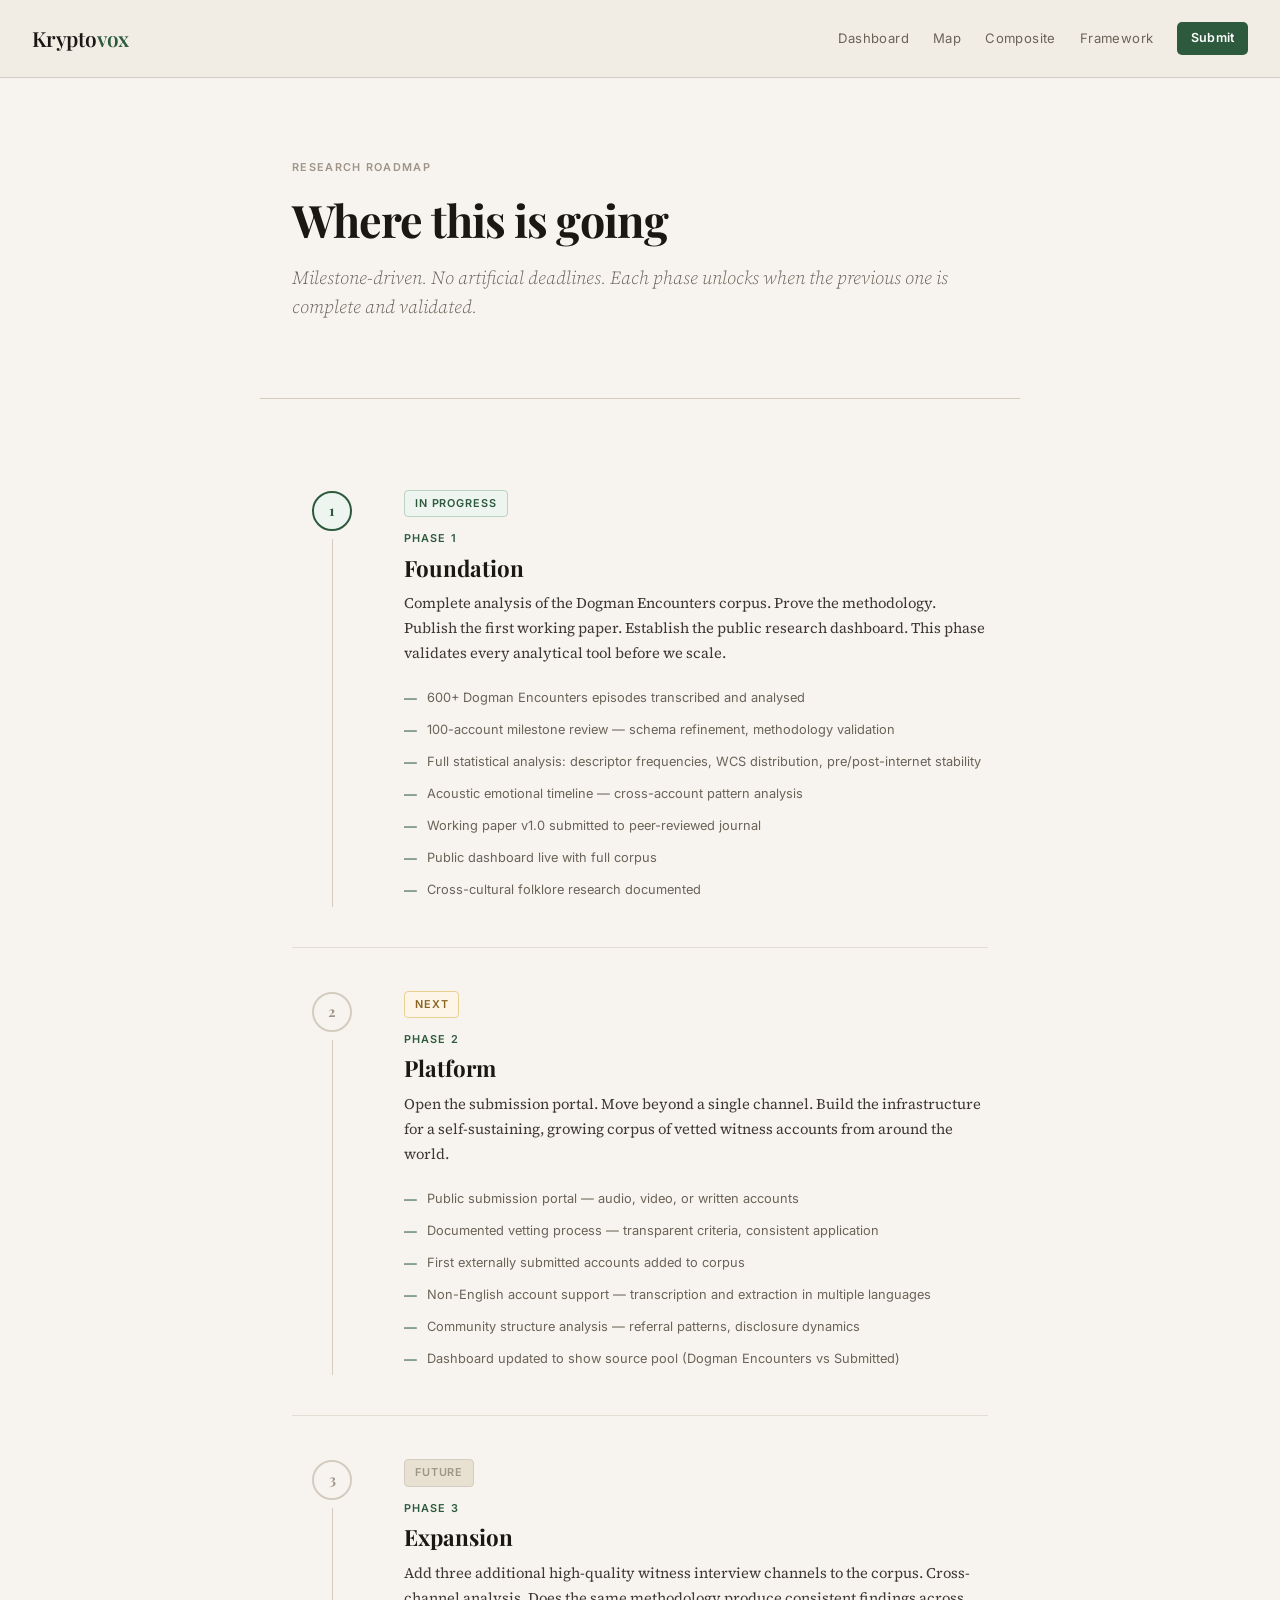
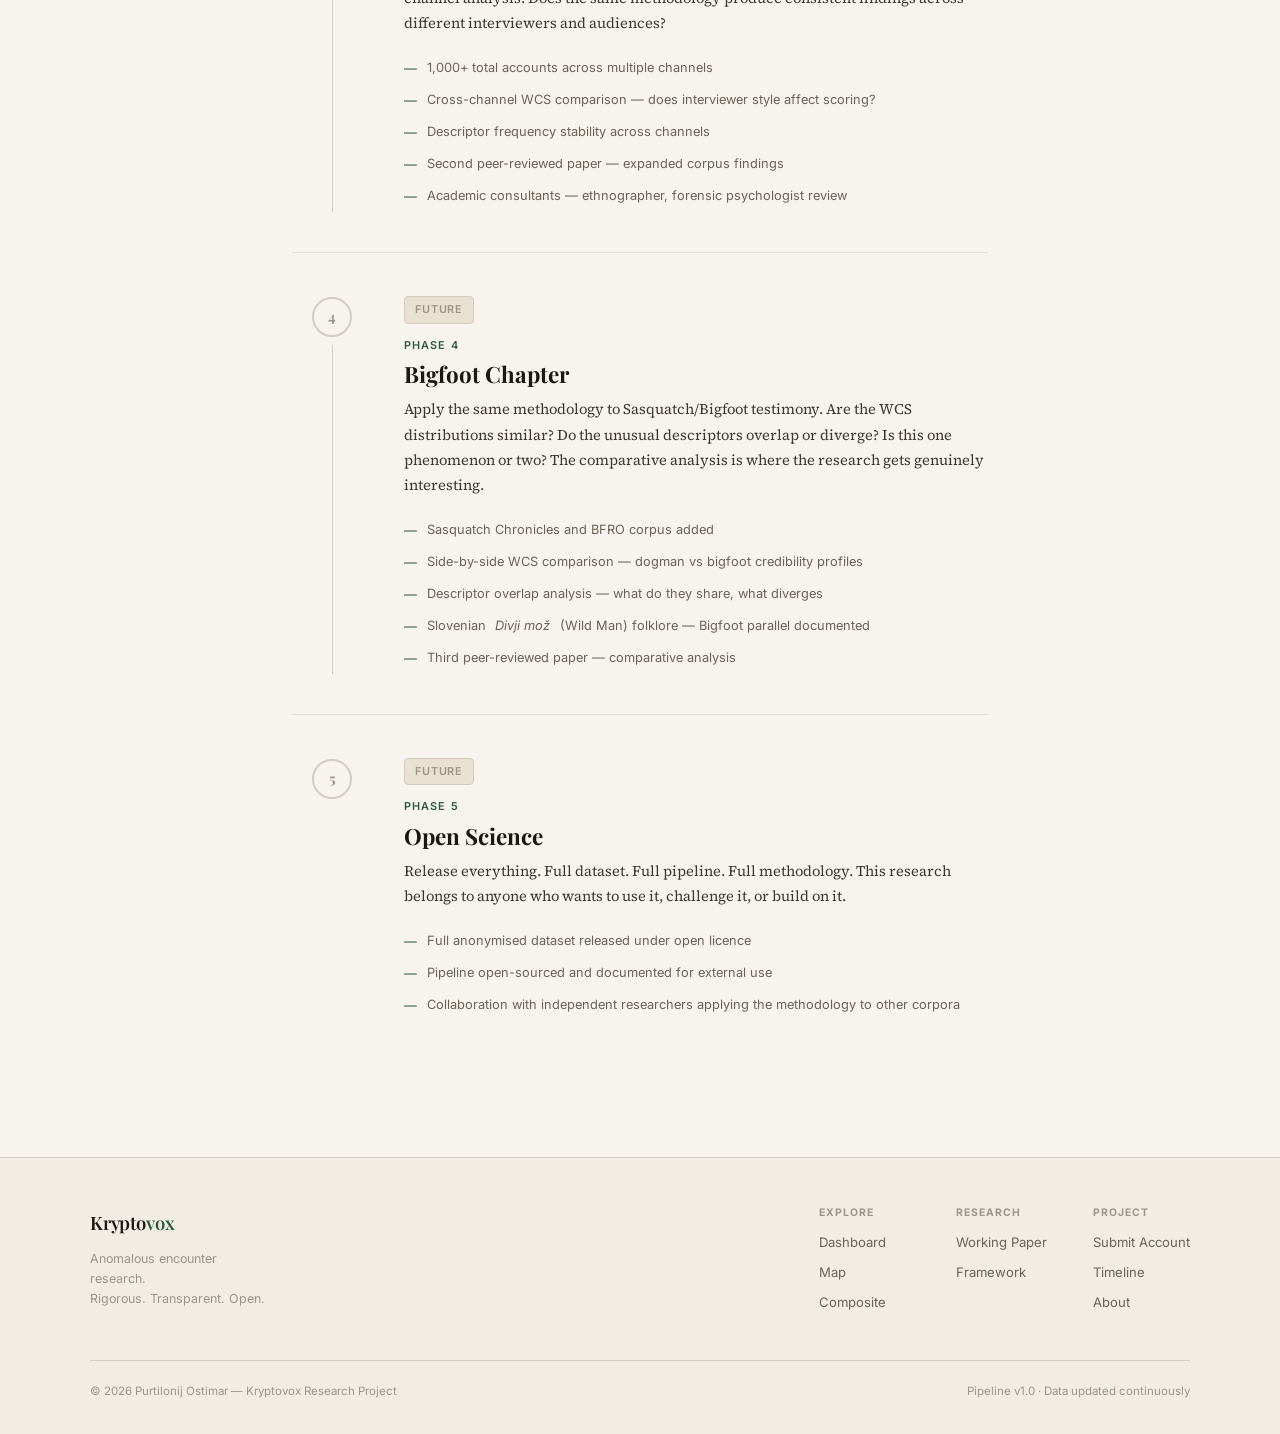
<file: docs/roadmap.html>
<!DOCTYPE html>
<html lang="en">
<head>
<meta charset="UTF-8">
<meta name="viewport" content="width=device-width, initial-scale=1.0">
<title>Kryptovox — Roadmap</title>
<link rel="stylesheet" href="style.css">
<style>
  .roadmap-hero {
    padding: 5rem 2rem 3.5rem;
    border-bottom: 1px solid var(--rule);
    max-width: 760px;
    margin: 0 auto;
  }
  .roadmap-body {
    max-width: 760px;
    margin: 0 auto;
    padding: 3rem 2rem 6rem;
  }
  .phase-block {
    display: flex;
    gap: 2rem;
    padding: 2.5rem 0;
    border-bottom: 1px solid var(--rule-soft);
    position: relative;
  }
  .phase-block:last-child { border-bottom: none; }
  .phase-left {
    width: 80px;
    flex-shrink: 0;
    display: flex;
    flex-direction: column;
    align-items: center;
    gap: 0.5rem;
    padding-top: 4px;
  }
  .phase-circle {
    width: 40px;
    height: 40px;
    border-radius: 50%;
    border: 2px solid var(--rule);
    background: var(--paper);
    display: flex;
    align-items: center;
    justify-content: center;
    font-family: var(--serif-display);
    font-size: 0.9rem;
    font-weight: 700;
    color: var(--ink-faint);
    flex-shrink: 0;
  }
  .phase-circle.active {
    border-color: var(--accent);
    background: var(--accent-bg);
    color: var(--accent);
  }
  .phase-circle.done {
    border-color: var(--accent);
    background: var(--accent);
    color: white;
  }
  .phase-line {
    width: 1px;
    flex: 1;
    background: var(--rule);
    min-height: 40px;
  }
  .phase-right { flex: 1; }
  .phase-label {
    font-family: var(--sans);
    font-size: 0.68rem;
    font-weight: 600;
    text-transform: uppercase;
    letter-spacing: 0.1em;
    color: var(--accent);
    margin-bottom: 0.3rem;
  }
  .phase-title {
    font-family: var(--serif-display);
    font-size: 1.4rem;
    font-weight: 700;
    color: var(--ink);
    margin-bottom: 0.6rem;
    line-height: 1.25;
  }
  .phase-desc {
    color: var(--ink-mid);
    font-size: 0.92rem;
    line-height: 1.7;
    margin-bottom: 1rem;
  }
  .phase-deliverables {
    list-style: none;
    margin: 0;
  }
  .phase-deliverables li {
    font-family: var(--sans);
    font-size: 0.8rem;
    color: var(--ink-soft);
    padding: 0.25rem 0;
    display: flex;
    gap: 0.6rem;
    align-items: flex-start;
  }
  .phase-deliverables li::before {
    content: '—';
    color: var(--accent);
    flex-shrink: 0;
    margin-top: 1px;
  }
  .status-tag {
    display: inline-block;
    font-family: var(--sans);
    font-size: 0.68rem;
    font-weight: 600;
    text-transform: uppercase;
    letter-spacing: 0.08em;
    padding: 3px 10px;
    border-radius: 4px;
    margin-bottom: 0.75rem;
  }
  .status-active { background: var(--accent-bg); color: var(--accent); border: 1px solid #b8d4c0; }
  .status-next   { background: var(--amber-bg);  color: var(--amber);  border: 1px solid #e8d090; }
  .status-future { background: var(--paper-deep); color: var(--ink-faint); border: 1px solid var(--rule); }
</style>
</head>
<body>
<header class="site-header">
  <a href="landing.html" class="wordmark">Krypto<span>vox</span></a>
  <nav class="site-nav">
    <a href="index.html">Dashboard</a>
    <a href="map.html">Map</a>
    <a href="composite.html">Composite</a>
    <a href="framework.html">Framework</a>
    <a href="submit.html" class="nav-submit">Submit</a>
  </nav>
  <button class="nav-hamburger" id="nav-hamburger" aria-label="Menu" aria-expanded="false">
    <span></span><span></span><span></span>
  </button>
</header>
<div class="nav-backdrop" id="nav-backdrop"></div>
<script>
(function(){
  var btn = document.getElementById('nav-hamburger');
  var nav = document.querySelector('.site-nav');
  var bck = document.getElementById('nav-backdrop');
  if (!btn || !nav) return;
  function open()  { btn.classList.add('open'); nav.classList.add('open'); bck.classList.add('open'); btn.setAttribute('aria-expanded','true');  document.body.style.overflow='hidden'; }
  function close() { btn.classList.remove('open'); nav.classList.remove('open'); bck.classList.remove('open'); btn.setAttribute('aria-expanded','false'); document.body.style.overflow=''; }
  btn.addEventListener('click', function(){ btn.classList.contains('open') ? close() : open(); });
  bck.addEventListener('click', close);
  document.addEventListener('keydown', function(e){ if(e.key==='Escape') close(); });
})();
</script>

<div class="roadmap-hero">
  <div class="section-label">Research roadmap</div>
  <div class="display-title mt-2">Where this is going</div>
  <p class="display-subtitle mt-2">Milestone-driven. No artificial deadlines. Each phase unlocks when the previous one is complete and validated.</p>
</div>

<div class="roadmap-body">

  <div class="phase-block">
    <div class="phase-left">
      <div class="phase-circle active">1</div>
      <div class="phase-line"></div>
    </div>
    <div class="phase-right">
      <div class="status-tag status-active">In Progress</div>
      <div class="phase-label">Phase 1</div>
      <div class="phase-title">Foundation</div>
      <p class="phase-desc">
        Complete analysis of the Dogman Encounters corpus. Prove the methodology. Publish the first working paper.
        Establish the public research dashboard. This phase validates every analytical tool before we scale.
      </p>
      <ul class="phase-deliverables">
        <li>600+ Dogman Encounters episodes transcribed and analysed</li>
        <li>100-account milestone review — schema refinement, methodology validation</li>
        <li>Full statistical analysis: descriptor frequencies, WCS distribution, pre/post-internet stability</li>
        <li>Acoustic emotional timeline — cross-account pattern analysis</li>
        <li>Working paper v1.0 submitted to peer-reviewed journal</li>
        <li>Public dashboard live with full corpus</li>
        <li>Cross-cultural folklore research documented</li>
      </ul>
    </div>
  </div>

  <div class="phase-block">
    <div class="phase-left">
      <div class="phase-circle">2</div>
      <div class="phase-line"></div>
    </div>
    <div class="phase-right">
      <div class="status-tag status-next">Next</div>
      <div class="phase-label">Phase 2</div>
      <div class="phase-title">Platform</div>
      <p class="phase-desc">
        Open the submission portal. Move beyond a single channel. Build the infrastructure for a self-sustaining,
        growing corpus of vetted witness accounts from around the world.
      </p>
      <ul class="phase-deliverables">
        <li>Public submission portal — audio, video, or written accounts</li>
        <li>Documented vetting process — transparent criteria, consistent application</li>
        <li>First externally submitted accounts added to corpus</li>
        <li>Non-English account support — transcription and extraction in multiple languages</li>
        <li>Community structure analysis — referral patterns, disclosure dynamics</li>
        <li>Dashboard updated to show source pool (Dogman Encounters vs Submitted)</li>
      </ul>
    </div>
  </div>

  <div class="phase-block">
    <div class="phase-left">
      <div class="phase-circle">3</div>
      <div class="phase-line"></div>
    </div>
    <div class="phase-right">
      <div class="status-tag status-future">Future</div>
      <div class="phase-label">Phase 3</div>
      <div class="phase-title">Expansion</div>
      <p class="phase-desc">
        Add three additional high-quality witness interview channels to the corpus.
        Cross-channel analysis. Does the same methodology produce consistent findings across different interviewers and audiences?
      </p>
      <ul class="phase-deliverables">
        <li>1,000+ total accounts across multiple channels</li>
        <li>Cross-channel WCS comparison — does interviewer style affect scoring?</li>
        <li>Descriptor frequency stability across channels</li>
        <li>Second peer-reviewed paper — expanded corpus findings</li>
        <li>Academic consultants — ethnographer, forensic psychologist review</li>
      </ul>
    </div>
  </div>

  <div class="phase-block">
    <div class="phase-left">
      <div class="phase-circle">4</div>
      <div class="phase-line"></div>
    </div>
    <div class="phase-right">
      <div class="status-tag status-future">Future</div>
      <div class="phase-label">Phase 4</div>
      <div class="phase-title">Bigfoot Chapter</div>
      <p class="phase-desc">
        Apply the same methodology to Sasquatch/Bigfoot testimony. Are the WCS distributions similar?
        Do the unusual descriptors overlap or diverge? Is this one phenomenon or two?
        The comparative analysis is where the research gets genuinely interesting.
      </p>
      <ul class="phase-deliverables">
        <li>Sasquatch Chronicles and BFRO corpus added</li>
        <li>Side-by-side WCS comparison — dogman vs bigfoot credibility profiles</li>
        <li>Descriptor overlap analysis — what do they share, what diverges</li>
        <li>Slovenian <em>Divji mož</em> (Wild Man) folklore — Bigfoot parallel documented</li>
        <li>Third peer-reviewed paper — comparative analysis</li>
      </ul>
    </div>
  </div>

  <div class="phase-block">
    <div class="phase-left">
      <div class="phase-circle">5</div>
    </div>
    <div class="phase-right">
      <div class="status-tag status-future">Future</div>
      <div class="phase-label">Phase 5</div>
      <div class="phase-title">Open Science</div>
      <p class="phase-desc">
        Release everything. Full dataset. Full pipeline. Full methodology.
        This research belongs to anyone who wants to use it, challenge it, or build on it.
      </p>
      <ul class="phase-deliverables">
        <li>Full anonymised dataset released under open licence</li>
        <li>Pipeline open-sourced and documented for external use</li>
        <li>Collaboration with independent researchers applying the methodology to other corpora</li>
      </ul>
    </div>
  </div>

</div>

<footer class="site-footer">
  <div class="site-footer-inner">
    <div class="footer-brand">
      <a href="landing.html" class="wordmark">Krypto<span>vox</span></a>
      <p>Anomalous encounter research.<br>Rigorous. Transparent. Open.</p>
    </div>
    <div class="footer-cols">
      <div class="footer-col">
        <h4>Explore</h4>
        <a href="index.html">Dashboard</a>
        <a href="map.html">Map</a>
        <a href="composite.html">Composite</a>
      </div>
      <div class="footer-col">
        <h4>Research</h4>
        <a href="paper.html">Working Paper</a>
        <a href="framework.html">Framework</a>
      </div>
      <div class="footer-col">
        <h4>Project</h4>
        <a href="submit.html">Submit Account</a>
        <a href="roadmap.html">Timeline</a>
        <a href="about.html">About</a>
      </div>
    </div>
  </div>
  <div class="footer-bottom">
    <span>© 2026 Purtilonij Ostimar — Kryptovox Research Project</span>
    <span>Pipeline v1.0 · Data updated continuously</span>
  </div>
</footer>
</body>
</html>
</file>
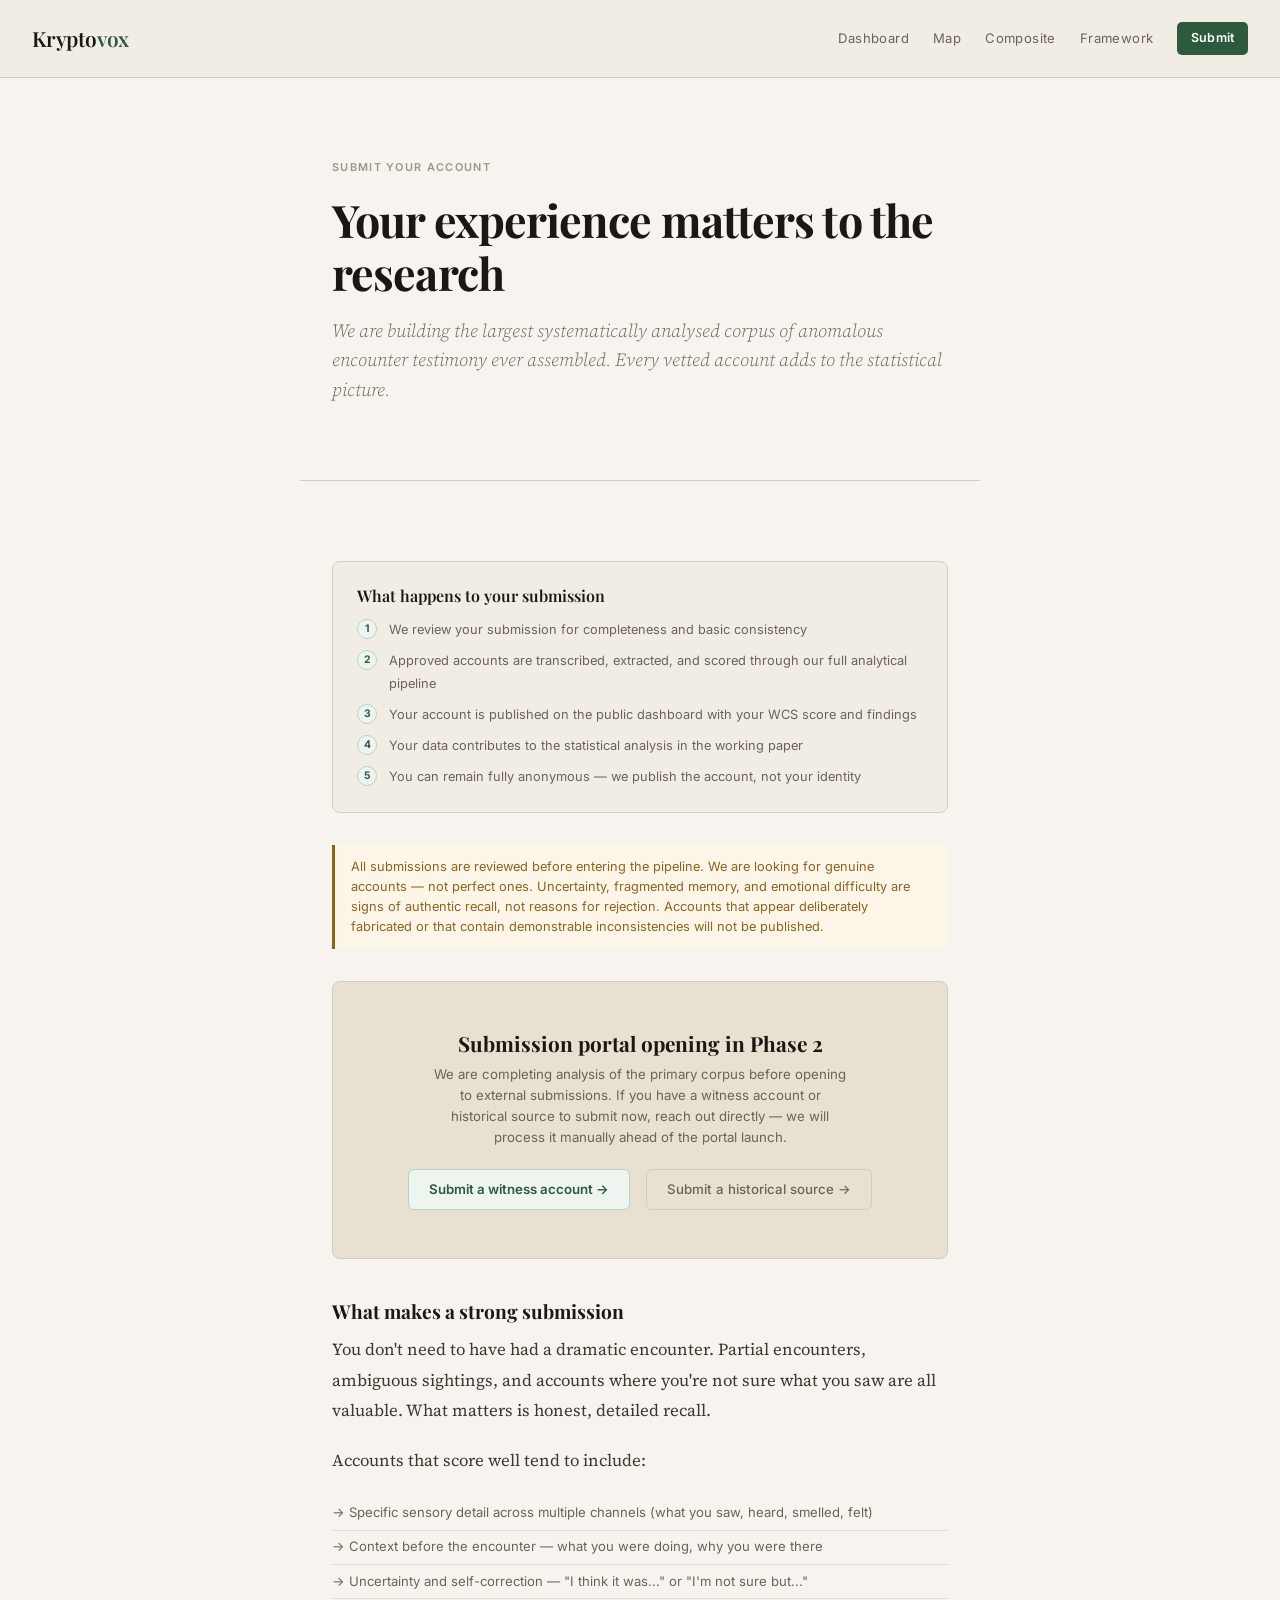
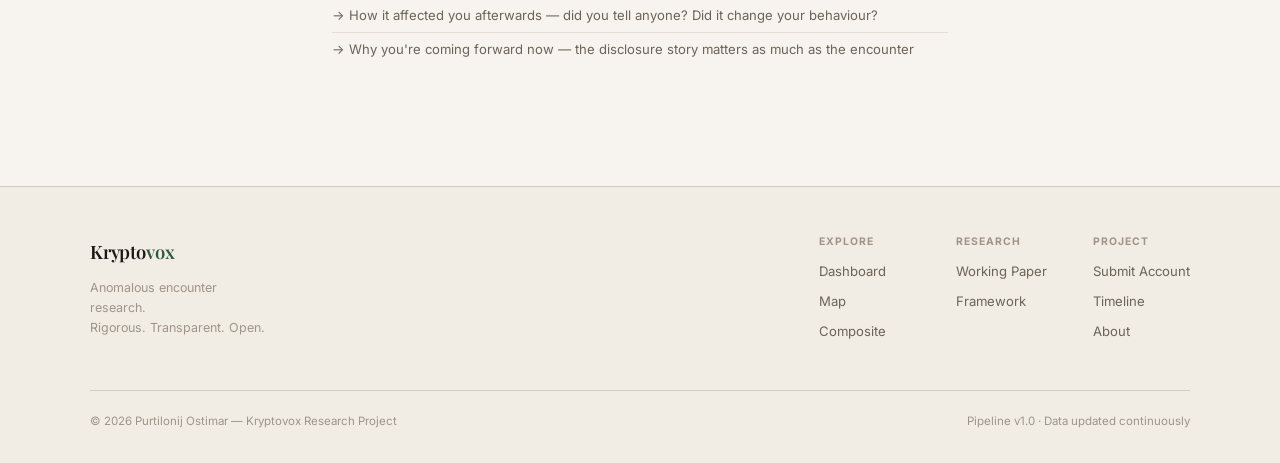
<file: docs/submit.html>
<!DOCTYPE html>
<html lang="en">
<head>
<meta charset="UTF-8">
<meta name="viewport" content="width=device-width, initial-scale=1.0">
<title>Kryptovox — Submit Your Account</title>
<link rel="stylesheet" href="style.css">
<style>
  .submit-hero {
    padding: 5rem 2rem 3.5rem;
    border-bottom: 1px solid var(--rule);
    max-width: var(--max-prose);
    margin: 0 auto;
  }
  .submit-body {
    max-width: var(--max-prose);
    margin: 0 auto;
    padding: 3rem 2rem 6rem;
  }
  .what-happens {
    background: var(--paper-warm);
    border: 1px solid var(--rule);
    border-radius: 8px;
    padding: 1.5rem;
    margin: 2rem 0;
  }
  .what-happens h3 {
    font-family: var(--serif-display);
    font-size: 1rem;
    font-weight: 600;
    color: var(--ink);
    margin-bottom: 0.75rem;
  }
  .what-steps {
    list-style: none;
    display: flex;
    flex-direction: column;
    gap: 0.5rem;
  }
  .what-steps li {
    font-family: var(--sans);
    font-size: 0.8rem;
    color: var(--ink-soft);
    display: flex;
    gap: 0.75rem;
    align-items: flex-start;
  }
  .what-steps li span.step-n {
    background: var(--accent-bg);
    color: var(--accent);
    border: 1px solid #b8d4c0;
    border-radius: 999px;
    width: 20px;
    height: 20px;
    display: flex;
    align-items: center;
    justify-content: center;
    font-size: 0.65rem;
    font-weight: 700;
    flex-shrink: 0;
    margin-top: 1px;
  }
  .form-group {
    margin-bottom: 1.5rem;
  }
  .form-label {
    display: block;
    font-family: var(--sans);
    font-size: 0.78rem;
    font-weight: 600;
    color: var(--ink-mid);
    margin-bottom: 0.4rem;
    letter-spacing: 0.02em;
  }
  .form-label span {
    color: var(--ink-faint);
    font-weight: 400;
    margin-left: 0.25rem;
  }
  .form-input, .form-textarea, .form-select {
    width: 100%;
    font-family: var(--serif-body);
    font-size: 0.92rem;
    color: var(--ink);
    background: white;
    border: 1px solid var(--rule);
    border-radius: 6px;
    padding: 0.65rem 0.875rem;
    outline: none;
    transition: border-color 0.15s;
    line-height: 1.5;
  }
  .form-input:focus, .form-textarea:focus, .form-select:focus {
    border-color: var(--accent-light);
    box-shadow: 0 0 0 3px rgba(45,90,61,0.06);
  }
  .form-textarea { resize: vertical; min-height: 160px; }
  .form-hint {
    font-family: var(--sans);
    font-size: 0.72rem;
    color: var(--ink-faint);
    margin-top: 0.3rem;
    line-height: 1.4;
  }
  .form-row {
    display: grid;
    grid-template-columns: 1fr 1fr;
    gap: 1rem;
  }
  @media (max-width: 500px) { .form-row { grid-template-columns: 1fr; } }
  .consent-block {
    background: var(--paper-deep);
    border: 1px solid var(--rule);
    border-radius: 6px;
    padding: 1rem 1.25rem;
    margin-bottom: 1.5rem;
  }
  .consent-label {
    display: flex;
    gap: 0.75rem;
    align-items: flex-start;
    cursor: pointer;
  }
  .consent-label input[type=checkbox] {
    margin-top: 3px;
    accent-color: var(--accent);
    flex-shrink: 0;
  }
  .consent-text {
    font-family: var(--sans);
    font-size: 0.78rem;
    color: var(--ink-soft);
    line-height: 1.5;
  }
  .submit-btn {
    font-family: var(--sans);
    font-size: 0.9rem;
    font-weight: 600;
    padding: 0.8rem 2rem;
    background: var(--accent);
    color: white;
    border: none;
    border-radius: 6px;
    cursor: pointer;
    transition: background 0.15s;
    letter-spacing: 0.02em;
  }
  .submit-btn:hover { background: var(--accent-light); }
  .vetting-note {
    border-left: 3px solid var(--amber);
    padding: 0.75rem 1rem;
    background: var(--amber-bg);
    border-radius: 0 6px 6px 0;
    margin: 2rem 0;
    font-family: var(--sans);
    font-size: 0.8rem;
    color: var(--amber);
    line-height: 1.55;
  }
  .coming-soon-overlay {
    background: var(--paper-deep);
    border: 1px solid var(--rule);
    border-radius: 8px;
    padding: 3rem 2rem;
    text-align: center;
    margin: 2rem 0;
  }
  .coming-soon-overlay h3 {
    font-family: var(--serif-display);
    font-size: 1.3rem;
    font-weight: 700;
    color: var(--ink);
    margin-bottom: 0.5rem;
  }
  .coming-soon-overlay p {
    font-family: var(--sans);
    font-size: 0.83rem;
    color: var(--ink-soft);
    max-width: 420px;
    margin: 0 auto 1.25rem;
    line-height: 1.6;
  }
</style>
</head>
<body>
<header class="site-header">
  <a href="landing.html" class="wordmark">Krypto<span>vox</span></a>
  <nav class="site-nav">
    <a href="index.html">Dashboard</a>
    <a href="map.html">Map</a>
    <a href="composite.html">Composite</a>
    <a href="framework.html">Framework</a>
    <a href="submit.html" class="nav-submit">Submit</a>
  </nav>
  <button class="nav-hamburger" id="nav-hamburger" aria-label="Menu" aria-expanded="false">
    <span></span><span></span><span></span>
  </button>
</header>
<div class="nav-backdrop" id="nav-backdrop"></div>
<script>
(function(){
  var btn = document.getElementById('nav-hamburger');
  var nav = document.querySelector('.site-nav');
  var bck = document.getElementById('nav-backdrop');
  if (!btn || !nav) return;
  function open()  { btn.classList.add('open'); nav.classList.add('open'); bck.classList.add('open'); btn.setAttribute('aria-expanded','true');  document.body.style.overflow='hidden'; }
  function close() { btn.classList.remove('open'); nav.classList.remove('open'); bck.classList.remove('open'); btn.setAttribute('aria-expanded','false'); document.body.style.overflow=''; }
  btn.addEventListener('click', function(){ btn.classList.contains('open') ? close() : open(); });
  bck.addEventListener('click', close);
  document.addEventListener('keydown', function(e){ if(e.key==='Escape') close(); });
})();
</script>

<div class="submit-hero">
  <div class="section-label">Submit your account</div>
  <div class="display-title mt-2">Your experience matters to the research</div>
  <p class="display-subtitle mt-2">
    We are building the largest systematically analysed corpus of anomalous encounter testimony ever assembled.
    Every vetted account adds to the statistical picture.
  </p>
</div>

<div class="submit-body">

  <div class="what-happens">
    <h3>What happens to your submission</h3>
    <ul class="what-steps">
      <li><span class="step-n">1</span> We review your submission for completeness and basic consistency</li>
      <li><span class="step-n">2</span> Approved accounts are transcribed, extracted, and scored through our full analytical pipeline</li>
      <li><span class="step-n">3</span> Your account is published on the public dashboard with your WCS score and findings</li>
      <li><span class="step-n">4</span> Your data contributes to the statistical analysis in the working paper</li>
      <li><span class="step-n">5</span> You can remain fully anonymous — we publish the account, not your identity</li>
    </ul>
  </div>

  <div class="vetting-note">
    All submissions are reviewed before entering the pipeline. We are looking for genuine accounts — not perfect ones.
    Uncertainty, fragmented memory, and emotional difficulty are signs of authentic recall, not reasons for rejection.
    Accounts that appear deliberately fabricated or that contain demonstrable inconsistencies will not be published.
  </div>

  <div class="coming-soon-overlay">
    <h3>Submission portal opening in Phase 2</h3>
    <p>
      We are completing analysis of the primary corpus before opening to external submissions.
      If you have a witness account or historical source to submit now, reach out directly —
      we will process it manually ahead of the portal launch.
    </p>
    <div style="display:flex;gap:1rem;justify-content:center;flex-wrap:wrap;margin-top:1.25rem">
      <a href="mailto:research@kryptovox.com?subject=Witness account submission" style="font-family:var(--sans);font-size:0.83rem;color:var(--accent);text-decoration:none;font-weight:600;border:1px solid #b8d4c0;padding:0.5rem 1.25rem;border-radius:6px;background:var(--accent-bg)">Submit a witness account →</a>
      <a href="mailto:research@kryptovox.com?subject=Historical source submission" style="font-family:var(--sans);font-size:0.83rem;color:var(--ink-soft);text-decoration:none;font-weight:500;border:1px solid var(--rule);padding:0.5rem 1.25rem;border-radius:6px">Submit a historical source →</a>
    </div>
  </div>

  <h2 style="font-family:var(--serif-display);font-size:1.2rem;font-weight:700;color:var(--ink);margin:2.5rem 0 0.75rem">What makes a strong submission</h2>
  <p style="color:var(--ink-mid)">
    You don't need to have had a dramatic encounter. Partial encounters, ambiguous sightings, and accounts where
    you're not sure what you saw are all valuable. What matters is honest, detailed recall.
  </p>
  <p style="color:var(--ink-mid)">Accounts that score well tend to include:</p>
  <ul style="list-style:none;margin:0 0 1.5rem">
    <li style="font-family:var(--sans);font-size:0.82rem;color:var(--ink-soft);padding:0.3rem 0;border-bottom:1px solid var(--rule-soft)">→ Specific sensory detail across multiple channels (what you saw, heard, smelled, felt)</li>
    <li style="font-family:var(--sans);font-size:0.82rem;color:var(--ink-soft);padding:0.3rem 0;border-bottom:1px solid var(--rule-soft)">→ Context before the encounter — what you were doing, why you were there</li>
    <li style="font-family:var(--sans);font-size:0.82rem;color:var(--ink-soft);padding:0.3rem 0;border-bottom:1px solid var(--rule-soft)">→ Uncertainty and self-correction — "I think it was..." or "I'm not sure but..."</li>
    <li style="font-family:var(--sans);font-size:0.82rem;color:var(--ink-soft);padding:0.3rem 0;border-bottom:1px solid var(--rule-soft)">→ How it affected you afterwards — did you tell anyone? Did it change your behaviour?</li>
    <li style="font-family:var(--sans);font-size:0.82rem;color:var(--ink-soft);padding:0.3rem 0">→ Why you're coming forward now — the disclosure story matters as much as the encounter</li>
  </ul>

</div>

<footer class="site-footer">
  <div class="site-footer-inner">
    <div class="footer-brand">
      <a href="landing.html" class="wordmark">Krypto<span>vox</span></a>
      <p>Anomalous encounter research.<br>Rigorous. Transparent. Open.</p>
    </div>
    <div class="footer-cols">
      <div class="footer-col">
        <h4>Explore</h4>
        <a href="index.html">Dashboard</a>
        <a href="map.html">Map</a>
        <a href="composite.html">Composite</a>
      </div>
      <div class="footer-col">
        <h4>Research</h4>
        <a href="paper.html">Working Paper</a>
        <a href="framework.html">Framework</a>
      </div>
      <div class="footer-col">
        <h4>Project</h4>
        <a href="submit.html">Submit Account</a>
        <a href="roadmap.html">Timeline</a>
        <a href="about.html">About</a>
      </div>
    </div>
  </div>
  <div class="footer-bottom">
    <span>© 2026 Purtilonij Ostimar — Kryptovox Research Project</span>
    <span>Pipeline v1.0 · Data updated continuously</span>
  </div>
</footer>
</body>
</html>
</file>
<file: docs/style.css>
/* Kryptovox — Shared Design System */
@import url('https://fonts.googleapis.com/css2?family=Playfair+Display:ital,wght@0,400;0,600;0,700;1,400;1,600&family=Source+Serif+4:ital,opsz,wght@0,8..60,300;0,8..60,400;0,8..60,600;1,8..60,300;1,8..60,400&family=Inter:wght@300;400;500;600&display=swap');

:root {
  /* Paper palette */
  --paper:        #f7f4ef;
  --paper-warm:   #f2ede4;
  --paper-deep:   #e8e0d0;
  --ink:          #1a1714;
  --ink-mid:      #3d3730;
  --ink-soft:     #6b6358;
  --ink-faint:    #9e9488;
  --rule:         #d4ccc0;
  --rule-soft:    #e4ddd4;

  /* Accent — deep forest green */
  --accent:       #2d5a3d;
  --accent-light: #4a8a5e;
  --accent-bg:    #eef4f0;

  /* Warm amber for highlights */
  --amber:        #8a6420;
  --amber-bg:     #fdf6e8;

  /* Danger / flag */
  --flag:         #7a2020;
  --flag-bg:      #fdf0f0;

  /* Typography */
  --serif-display: 'Playfair Display', Georgia, serif;
  --serif-body:    'Source Serif 4', Georgia, serif;
  --sans:          'Inter', system-ui, sans-serif;

  /* Spacing */
  --max-prose:    680px;
  --max-wide:     1100px;
}

*, *::before, *::after { box-sizing: border-box; margin: 0; padding: 0; }

html { scroll-behavior: smooth; }

body {
  background:  var(--paper);
  color:       var(--ink);
  font-family: var(--serif-body);
  font-size:   1.05rem;
  line-height: 1.8;
  -webkit-font-smoothing: antialiased;
}

/* ── Site Header ─────────────────────────────────────────────────── */
.site-header {
  background:    var(--paper-warm);
  border-bottom: 1px solid var(--rule);
  padding:       1.25rem 2rem;
  display:       flex;
  align-items:   center;
  justify-content: space-between;
  gap:           1rem;
}
.site-nav {
  display:    flex;
  gap:        1.5rem;
  align-items: center;
  font-family: var(--sans);
  font-size:  0.82rem;
  letter-spacing: 0.03em;
  flex-wrap:  wrap;
}
.site-nav a {
  color:           var(--ink-soft);
  text-decoration: none;
  transition:      color 0.15s;
}
.site-nav a:hover,
.site-nav a.active { color: var(--accent); }
.nav-submit {
  font-family:  var(--sans) !important;
  font-size:    0.78rem !important;
  font-weight:  600 !important;
  padding:      0.32rem 0.85rem !important;
  background:   var(--accent) !important;
  color:        white !important;
  border-radius:5px;
  text-decoration: none !important;
  letter-spacing: 0.02em;
  transition:   background 0.15s;
}
.nav-submit:hover { background: var(--accent-light) !important; }

/* ── Footer ──────────────────────────────────────────────────────── */
.site-footer {
  border-top:  1px solid var(--rule);
  background:  var(--paper-warm);
  padding:     3rem 2rem 2rem;
  margin-top:  auto;
}
.site-footer-inner {
  max-width: var(--max-wide);
  margin:    0 auto;
  display:   flex;
  justify-content: space-between;
  align-items: start;
  gap:       3rem;
}
.footer-brand { flex: 0 0 180px; }
.footer-cols {
  display:               grid;
  grid-template-columns: repeat(3, 1fr);
  gap:                   1.25rem 2.5rem;
  margin-left:           auto;
  justify-items:         start;
  align-items:           start;
}
.footer-brand .wordmark { font-size: 1.15rem; }
.footer-brand p {
  font-family: var(--sans);
  font-size:   0.78rem;
  color:       var(--ink-faint);
  line-height: 1.6;
  margin-top:  0.5rem;
  max-width:   200px;
}

.footer-col h4 {
  font-family:    var(--sans);
  font-size:      0.65rem;
  font-weight:    700;
  letter-spacing: 0.1em;
  text-transform: uppercase;
  color:          var(--ink-faint);
  margin-bottom:  0.75rem;
}
.footer-col a {
  display:         block;
  font-family:     var(--sans);
  font-size:       0.82rem;
  color:           var(--ink-soft);
  text-decoration: none;
  margin-bottom:   0.4rem;
  transition:      color 0.15s;
}
.footer-col a:hover { color: var(--accent); }
.footer-bottom {
  max-width:   var(--max-wide);
  margin:      2rem auto 0;
  padding-top: 1.25rem;
  border-top:  1px solid var(--rule);
  display:     flex;
  justify-content: space-between;
  flex-wrap:   wrap;
  gap:         0.5rem;
  font-family: var(--sans);
  font-size:   0.72rem;
  color:       var(--ink-faint);
}
@media (max-width: 640px) {
  .site-footer-inner { grid-template-columns: 1fr; gap: 2rem; }
  .footer-cols       { grid-template-columns: repeat(2, 1fr); }
}

.wordmark {
  font-family: var(--serif-display);
  font-size:   1.3rem;
  font-weight: 600;
  color:       var(--ink);
  letter-spacing: -0.01em;
  text-decoration: none;
}
.wordmark span { color: var(--accent); }

/* ── Typography ──────────────────────────────────────────────────── */
h1, h2, h3, h4 {
  font-family:  var(--serif-display);
  line-height:  1.25;
  color:        var(--ink);
}

.display-title {
  font-family:  var(--serif-display);
  font-size:    clamp(1.8rem, 4vw, 2.8rem);
  font-weight:  700;
  line-height:  1.18;
  letter-spacing: -0.02em;
  color:        var(--ink);
}

.display-subtitle {
  font-family:  var(--serif-body);
  font-size:    1.15rem;
  font-weight:  300;
  font-style:   italic;
  color:        var(--ink-soft);
  line-height:  1.6;
}

p {
  margin-bottom: 1.25rem;
  color:         var(--ink-mid);
}

/* ── Section label (all-caps sans) ──────────────────────────────── */
.section-label {
  font-family:    var(--sans);
  font-size:      0.68rem;
  font-weight:    600;
  text-transform: uppercase;
  letter-spacing: 0.12em;
  color:          var(--ink-faint);
  margin-bottom:  0.6rem;
}

/* ── Pull quote ──────────────────────────────────────────────────── */
.pull-quote {
  font-family:  var(--serif-display);
  font-size:    clamp(1.1rem, 2.5vw, 1.5rem);
  font-style:   italic;
  line-height:  1.5;
  color:        var(--ink);
  border-left:  3px solid var(--accent);
  padding:      0.75rem 0 0.75rem 1.5rem;
  margin:       2rem 0;
}

/* ── Evidence quote ──────────────────────────────────────────────── */
.evidence-quote {
  background:   var(--amber-bg);
  border-left:  3px solid var(--amber);
  padding:      0.6rem 1rem;
  border-radius: 0 4px 4px 0;
  font-style:   italic;
  font-size:    0.88rem;
  color:        var(--amber);
  margin:       0.4rem 0;
}

/* ── Abstract box ────────────────────────────────────────────────── */
.abstract-box {
  background:   var(--paper-deep);
  border:       1px solid var(--rule);
  border-radius: 6px;
  padding:      1.5rem 1.75rem;
  margin:       2rem 0 2.5rem;
}
.abstract-box p {
  font-size:   0.92rem;
  line-height: 1.75;
  color:       var(--ink-mid);
  margin:      0;
}

/* ── Section divider ─────────────────────────────────────────────── */
.section-rule {
  border:        none;
  border-top:    1px solid var(--rule);
  margin:        3rem 0 2rem;
}

/* ── Stat card ───────────────────────────────────────────────────── */
.stat-card {
  background:    var(--paper-warm);
  border:        1px solid var(--rule);
  border-radius: 8px;
  padding:       1.25rem 1.5rem;
  display:       flex;
  flex-direction: column;
  gap:           0.3rem;
}
.stat-card .stat-value {
  font-family:   var(--serif-display);
  font-size:     2rem;
  font-weight:   700;
  line-height:   1;
  color:         var(--ink);
}
.stat-card .stat-label {
  font-family:   var(--sans);
  font-size:     0.72rem;
  font-weight:   500;
  color:         var(--ink-soft);
  line-height:   1.3;
}
.stat-card .stat-label-note {
  color:         var(--ink-faint);
  font-weight:   400;
}

/* ── WCS badge ───────────────────────────────────────────────────── */
.wcs-badge {
  display:       inline-block;
  font-family:   var(--sans);
  font-size:     0.72rem;
  font-weight:   600;
  padding:       3px 10px;
  border-radius: 999px;
  letter-spacing: 0.04em;
}
.band-Exceptional { background: #d4edda; color: #155724; border: 1px solid #b8ddc5; }
.band-Strong      { background: #d4e3f5; color: #1a3a5c; border: 1px solid #b8d0ea; }
.band-Moderate    { background: #fef3d4; color: #7a5800; border: 1px solid #f0dea0; }
.band-Weak        { background: #fde8d4; color: #7a3000; border: 1px solid #f0c8a0; }
.band-Unreliable  { background: #fdd4d4; color: #7a0000; border: 1px solid #f0a0a0; }

/* ── Flag chips ──────────────────────────────────────────────────── */
.flag-chip {
  display:       inline-block;
  font-family:   var(--sans);
  font-size:     0.68rem;
  padding:       2px 8px;
  border-radius: 999px;
  background:    var(--paper-deep);
  color:         var(--ink-faint);
  border:        1px solid var(--rule);
}
.flag-chip.active {
  background:    var(--accent-bg);
  color:         var(--accent);
  border-color:  #b8d4c0;
}

/* ── Account card ────────────────────────────────────────────────── */
.account-card {
  background:    var(--paper-warm);
  border:        1px solid var(--rule);
  border-radius: 8px;
  padding:       1.25rem;
  cursor:        pointer;
  transition:    border-color 0.15s, box-shadow 0.15s;
}
.account-card:hover {
  border-color: var(--accent-light);
  box-shadow:   0 2px 12px rgba(45, 90, 61, 0.08);
}
.account-card .card-title {
  font-family:  var(--serif-display);
  font-size:    0.92rem;
  font-weight:  600;
  line-height:  1.35;
  color:        var(--ink);
  margin-bottom: 0.6rem;
}

/* ── Dim bars ────────────────────────────────────────────────────── */
.dim-bars {
  display:               grid;
  grid-template-columns: repeat(6, 1fr);
  gap:                   4px;
  margin:                0.75rem 0;
}
.dim-bar { text-align: center; }
.dim-bar .bar-wrap {
  background:    var(--rule-soft);
  border-radius: 3px;
  height:        36px;
  display:       flex;
  align-items:   flex-end;
  overflow:      hidden;
}
.dim-bar .bar-fill {
  width:         100%;
  border-radius: 3px;
  transition:    height 0.3s;
}
.dim-bar .dim-label {
  font-family:   var(--sans);
  font-size:     0.6rem;
  color:         var(--ink-faint);
  margin-top:    3px;
  letter-spacing: 0.04em;
}
.dim-bar .dim-val {
  font-family:   var(--sans);
  font-size:     0.68rem;
  font-weight:   600;
  color:         var(--ink-mid);
}

/* ── Table ───────────────────────────────────────────────────────── */
table {
  width:           100%;
  border-collapse: collapse;
  font-family:     var(--sans);
  font-size:       0.83rem;
  margin:          1.5rem 0;
}
th {
  text-align:    left;
  padding:       0.5rem 0.75rem;
  background:    var(--paper-deep);
  color:         var(--ink-soft);
  font-weight:   600;
  border-bottom: 2px solid var(--rule);
  font-size:     0.75rem;
  text-transform: uppercase;
  letter-spacing: 0.05em;
}
td {
  padding:       0.5rem 0.75rem;
  border-bottom: 1px solid var(--rule-soft);
  color:         var(--ink-mid);
}
tr:last-child td { border-bottom: none; }
tr:hover td { background: var(--paper-deep); }

/* ── Modal ───────────────────────────────────────────────────────── */
.modal-overlay {
  display:    none;
  position:   fixed;
  inset:      0;
  background: rgba(26, 23, 20, 0.6);
  backdrop-filter: blur(3px);
  z-index:    100;
  overflow-y: auto;
  padding:    2rem;
}
.modal-overlay.open { display: flex; align-items: flex-start; justify-content: center; }
.modal-box {
  background:    var(--paper);
  border:        1px solid var(--rule);
  border-radius: 10px;
  max-width:     760px;
  width:         100%;
  padding:       2.5rem;
  position:      relative;
  margin:        auto;
  box-shadow:    0 8px 40px rgba(26,23,20,0.15);
}
.modal-close {
  position:   absolute;
  top:        1.25rem;
  right:      1.25rem;
  background: none;
  border:     none;
  color:      var(--ink-faint);
  font-size:  1.2rem;
  cursor:     pointer;
  font-family: var(--sans);
  padding:    4px 8px;
  border-radius: 4px;
  transition: background 0.15s;
}
.modal-close:hover { background: var(--paper-deep); }

/* ── Filter bar ──────────────────────────────────────────────────── */
.filter-bar {
  display:     flex;
  gap:         0.5rem;
  flex-wrap:   wrap;
  align-items: center;
  margin-bottom: 1.5rem;
}
.filter-btn {
  font-family:  var(--sans);
  font-size:    0.78rem;
  padding:      5px 14px;
  border-radius: 999px;
  border:       1px solid var(--rule);
  background:   var(--paper-warm);
  color:        var(--ink-soft);
  cursor:       pointer;
  transition:   all 0.15s;
  letter-spacing: 0.02em;
}
.filter-btn:hover { border-color: var(--accent-light); color: var(--accent); }
.filter-btn.active {
  background:   var(--accent);
  border-color: var(--accent);
  color:        white;
}
.filter-input {
  font-family:  var(--sans);
  font-size:    0.78rem;
  padding:      5px 14px;
  border-radius: 999px;
  border:       1px solid var(--rule);
  background:   white;
  color:        var(--ink);
  outline:      none;
  width:        200px;
}
.filter-input:focus { border-color: var(--accent-light); }

/* ── TOC ─────────────────────────────────────────────────────────── */
.toc-box {
  background:    var(--paper-warm);
  border:        1px solid var(--rule);
  border-radius: 6px;
  padding:       1.25rem 1.5rem;
  margin:        2rem 0;
}
.toc-box ol {
  padding-left: 1.25rem;
  font-family:  var(--sans);
  font-size:    0.85rem;
}
.toc-box li { margin-bottom: 0.3rem; }
.toc-box a { color: var(--accent); text-decoration: none; }
.toc-box a:hover { text-decoration: underline; }

/* ── Placeholder ─────────────────────────────────────────────────── */
.placeholder-block {
  background:    var(--paper-deep);
  border:        1px dashed var(--rule);
  border-radius: 6px;
  padding:       1rem 1.25rem;
  font-family:   var(--sans);
  font-size:     0.8rem;
  color:         var(--ink-faint);
  font-style:    italic;
  margin:        1.5rem 0;
}

/* ── Utilities ───────────────────────────────────────────────────── */
.prose { max-width: var(--max-prose); margin: 0 auto; }
.wide  { max-width: var(--max-wide);  margin: 0 auto; }
.container { padding: 0 2rem; }

.text-muted   { color: var(--ink-faint); }
.text-sans    { font-family: var(--sans); }
.text-display { font-family: var(--serif-display); }
.text-sm      { font-size: 0.83rem; }
.text-xs      { font-size: 0.72rem; }

.mt-1 { margin-top: 0.5rem; }
.mt-2 { margin-top: 1rem; }
.mt-3 { margin-top: 1.5rem; }
.mt-4 { margin-top: 2rem; }
.mb-1 { margin-bottom: 0.5rem; }
.mb-2 { margin-bottom: 1rem; }
.mb-3 { margin-bottom: 1.5rem; }
.mb-4 { margin-bottom: 2rem; }

/* ══════════════════════════════════════════════════════════════════
   MOBILE NAV — hamburger + slide-in drawer
   ══════════════════════════════════════════════════════════════════ */
.nav-hamburger {
  display:         none;
  flex-direction:  column;
  justify-content: center;
  gap:             5px;
  width:           40px;
  height:          40px;
  background:      none;
  border:          none;
  cursor:          pointer;
  padding:         8px;
  border-radius:   6px;
  flex-shrink:     0;
  transition:      background 0.15s;
}
.nav-hamburger:hover { background: var(--paper-deep); }
.nav-hamburger span {
  display:          block;
  width:            100%;
  height:           2px;
  background:       var(--ink);
  border-radius:    2px;
  transition:       transform 0.22s ease, opacity 0.15s;
  transform-origin: center;
}
/* Animated X when open */
.nav-hamburger.open span:nth-child(1) { transform: translateY(7px) rotate(45deg); }
.nav-hamburger.open span:nth-child(2) { opacity: 0; transform: scaleX(0); }
.nav-hamburger.open span:nth-child(3) { transform: translateY(-7px) rotate(-45deg); }

/* Backdrop */
.nav-backdrop {
  display:    none;
  position:   fixed;
  inset:      0;
  background: rgba(0,0,0,0.35);
  z-index:    199;
  backdrop-filter: blur(2px);
}
.nav-backdrop.open { display: block; }

/* Drawer */
@media (max-width: 768px) {
  .nav-hamburger { display: flex; }

  .site-nav {
    position:   fixed;
    top:        0;
    right:      0;
    bottom:     0;
    width:      min(280px, 85vw);
    background: var(--paper-warm);
    border-left: 1px solid var(--rule);
    flex-direction: column;
    align-items: flex-start;
    gap:        0;
    padding:    5rem 1.75rem 2rem;
    z-index:    200;
    transform:  translateX(100%);
    transition: transform 0.26s cubic-bezier(0.4, 0, 0.2, 1);
    overflow-y: auto;
    box-shadow: -4px 0 24px rgba(0,0,0,0.10);
  }
  .site-nav.open { transform: translateX(0); }

  .site-nav a {
    font-size:   1rem;
    padding:     0.85rem 0;
    width:       100%;
    border-bottom: 1px solid var(--rule);
    color:       var(--ink-soft);
  }
  .site-nav a:last-child { border-bottom: none; }
  .site-nav a:hover,
  .site-nav a.active { color: var(--accent); }

  .nav-submit {
    margin-top:  1.25rem !important;
    width:       100% !important;
    text-align:  center !important;
    padding:     0.75rem 1rem !important;
    font-size:   0.9rem !important;
    border-radius: 7px !important;
    border-bottom: none !important;
  }
}

/* ══════════════════════════════════════════════════════════════════
   GLOBAL MOBILE FIXES
   ══════════════════════════════════════════════════════════════════ */
@media (max-width: 768px) {
  .site-header { padding: 0.85rem 1.1rem; }

  /* Footer */
  .site-footer-inner {
    flex-direction: column;
    gap: 2rem;
  }
  .footer-brand { flex: none; }
  .footer-cols  { grid-template-columns: repeat(2, 1fr); margin-left: 0; }
  .footer-bottom { flex-direction: column; gap: 0.25rem; }
}

@media (max-width: 480px) {
  .footer-cols { grid-template-columns: 1fr; }
  .container   { padding: 0 1rem; }
  .modal-overlay { padding: 0.75rem; }
  .modal-box   { padding: 1.25rem; }
}
</file>
